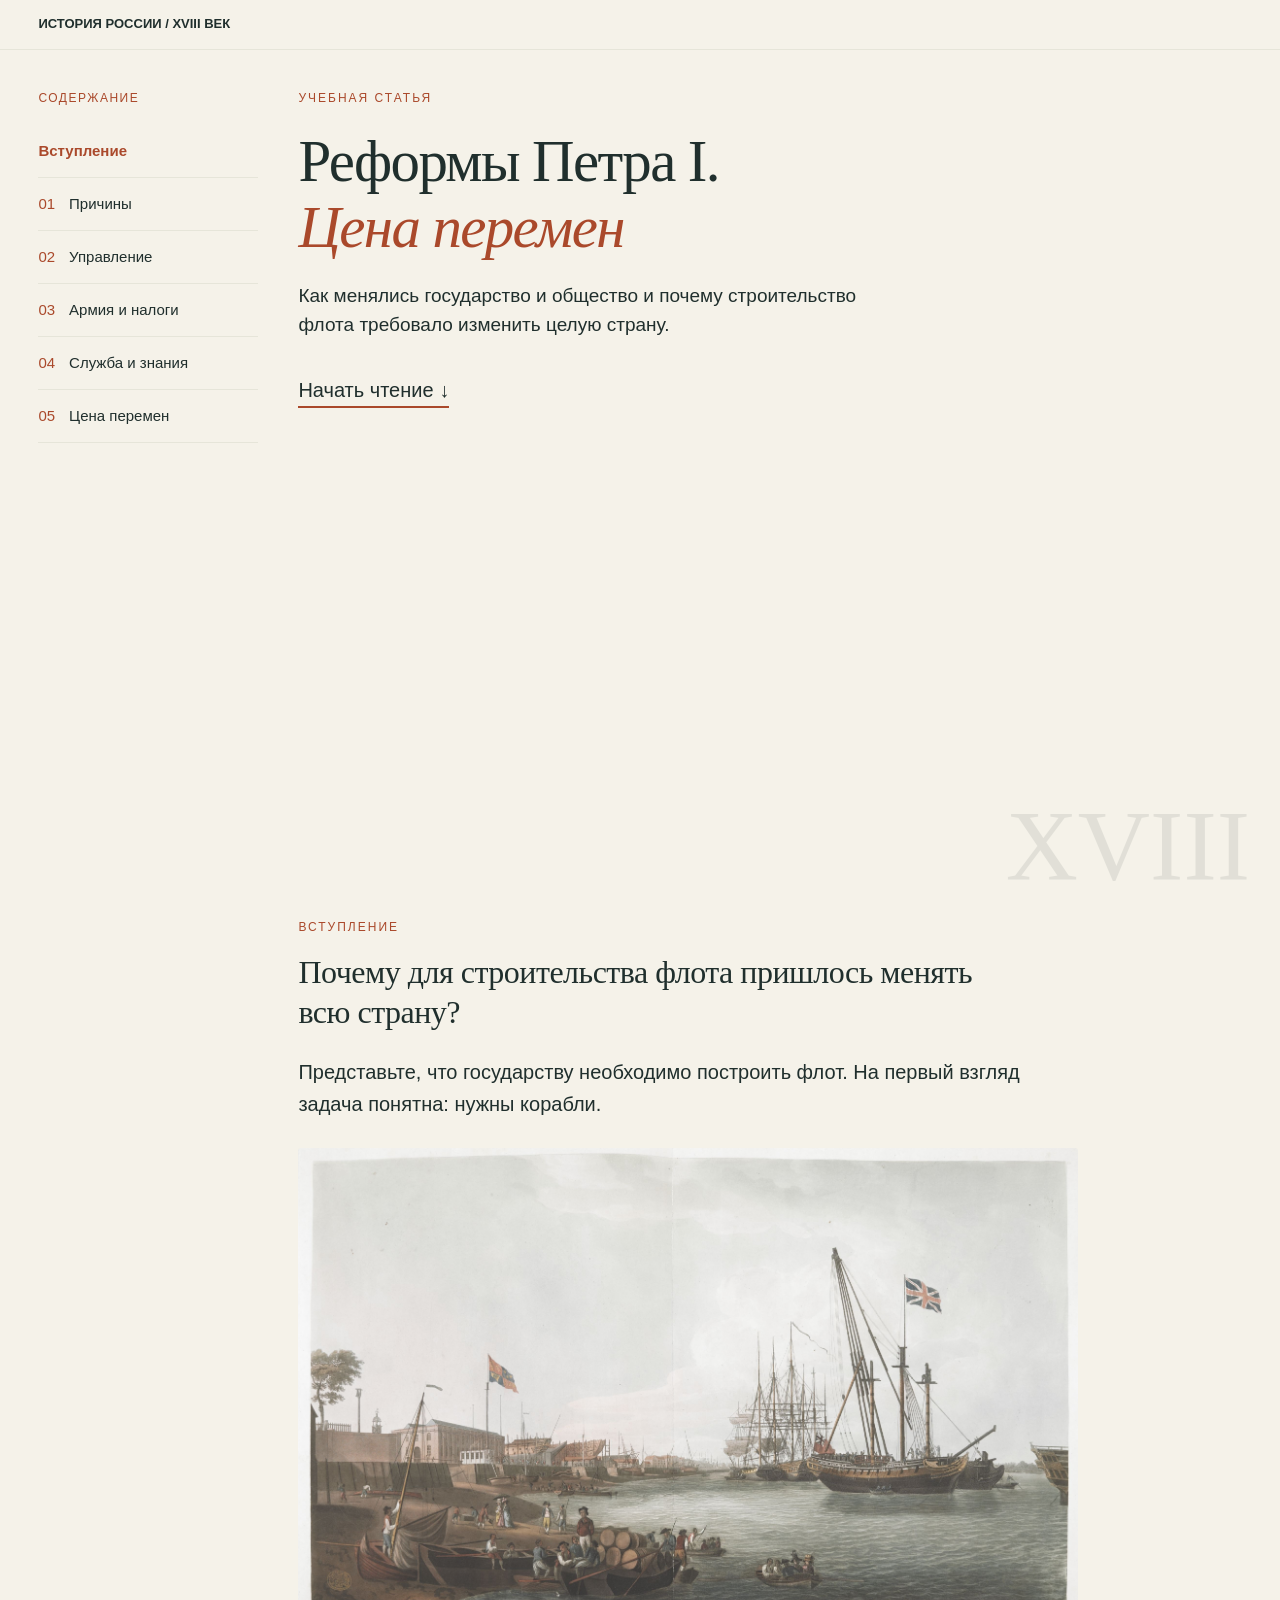
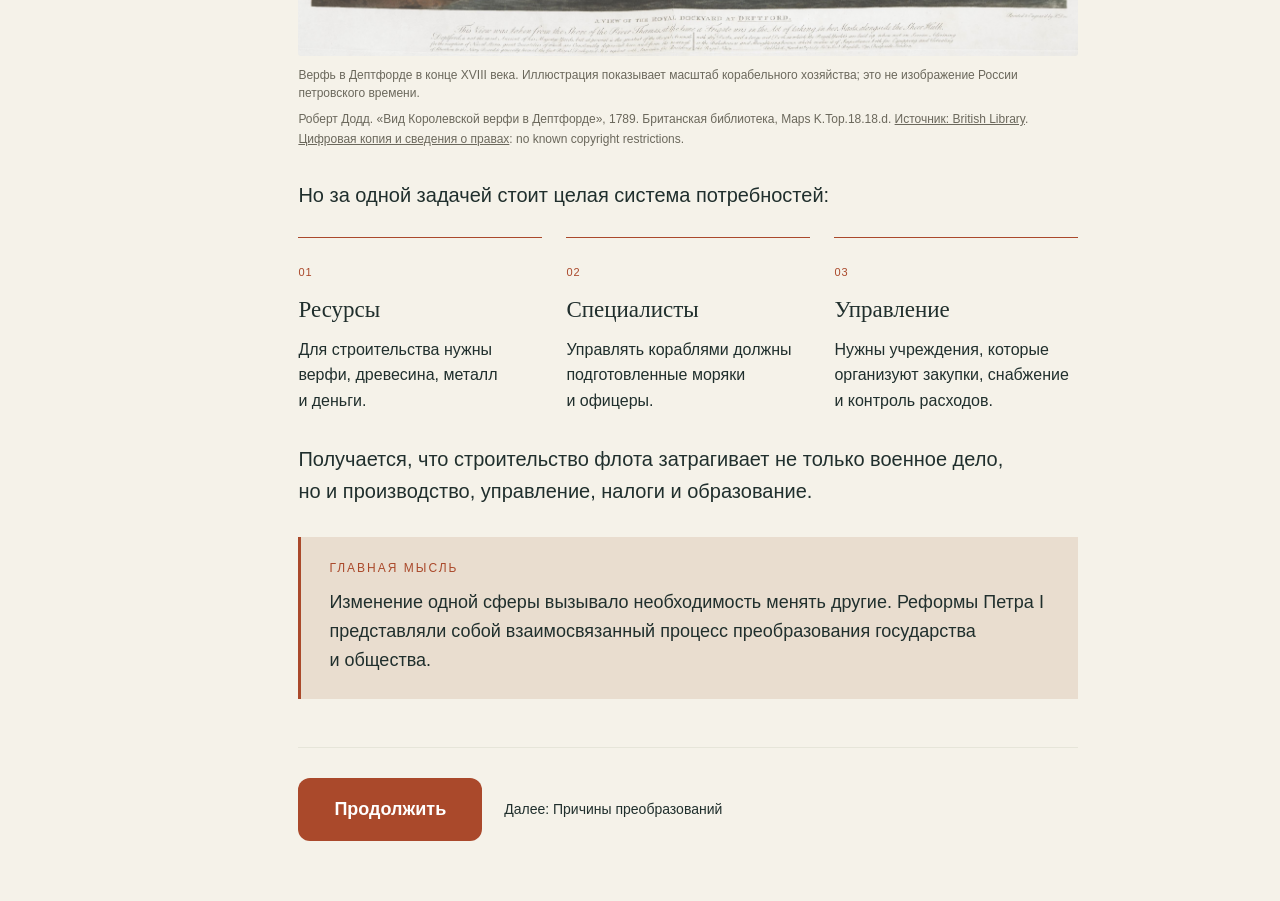
<file: index.html>
<!doctype html><html lang="ru"><meta charset="utf-8"><meta name="viewport" content="width=device-width,initial-scale=1"><title>Реформы Петра I — как менялись государство и общество</title><style>
*{box-sizing:border-box}html{scroll-behavior:smooth;scroll-padding-top:100px}body{--bg:#f5f2e9;--ink:#202f2d;--accent:#aa492b;--panel:#e6e5d9;--serif:Georgia,serif;margin:0;background:var(--bg);color:var(--ink);font:18px/1.8 Arial,sans-serif}body[data-theme="system"]{--bg:#f3f7fa;--ink:#19334b;--accent:#116f94;--panel:#e0edf2;--serif:Arial,sans-serif}body[data-theme="people"]{--bg:#172d2b;--ink:#edf0df;--accent:#f3bc79;--panel:#263e39;--serif:Georgia,serif}a{color:inherit}button,select{font:inherit;color:inherit;cursor:pointer}button{background:var(--ink);color:var(--bg);border:0;padding:12px 22px;border-radius:5px}button:hover{opacity:.85}a:focus-visible,button:focus-visible,summary:focus-visible,select:focus-visible{outline:3px solid var(--accent);outline-offset:4px}header{position:sticky;top:0;z-index:10;background:var(--bg);border-bottom:1px solid var(--panel);display:flex;justify-content:space-between;gap:20px;padding:14px 5%;font-size:13px;align-items:center}header select{background:var(--bg);border:1px solid var(--ink);padding:7px;max-width:220px}#progress{position:fixed;top:0;left:0;height:3px;background:var(--accent);z-index:20;width:0}.hero{max-width:1200px;margin:auto;padding:85px 7% 70px;position:relative}.eyebrow,.section-no{font:12px Arial;letter-spacing:2px;text-transform:uppercase;color:var(--accent)}h1{font:clamp(54px,7vw,100px)/1.04 var(--serif);letter-spacing:-3px;max-width:850px;margin:30px 0}h1 em{color:var(--accent);font-weight:normal}.dek{max-width:560px;font-size:22px;line-height:1.5}.hero .year{font:clamp(75px,16vw,180px)/1 var(--serif);opacity:.09;position:absolute;right:4%;bottom:30px;pointer-events:none}.start{display:inline-block;margin-top:24px;text-decoration:none;border-bottom:2px solid var(--accent)}.layout{max-width:1200px;margin:auto;display:grid;grid-template-columns:220px minmax(0,1fr);gap:60px;padding:0 40px}nav{position:sticky;top:105px;align-self:start;font-size:13px}nav a{display:block;padding:12px 0;text-decoration:none;border-bottom:1px solid var(--panel)}nav span{color:var(--accent);margin-right:12px}nav a:hover{color:var(--accent)}article{min-width:0;max-width:780px}.intro{border-top:1px solid var(--accent);padding-top:25px}.intro p:first-child{font-size:22px}section{padding-top:85px;margin-bottom:30px}h2{font:clamp(32px,4vw,49px)/1.16 var(--serif);letter-spacing:-1px;margin:20px 0 36px}h3{font:26px/1.3 var(--serif);margin:32px 0 16px}p{margin:0 0 23px}.prose{max-width:680px}.prose strong{font-weight:700}ul{padding-left:24px}.timeline,.compare{display:grid;grid-template-columns:repeat(3,1fr);background:var(--panel);margin:30px 0 40px;padding:28px;gap:24px;font-size:15px;line-height:1.5}.timeline b,.compare b{display:block;color:var(--accent);font:26px var(--serif);margin-bottom:12px}.compare{grid-template-columns:1fr 1fr}.compare h3{margin:0 0 12px}.compare p{margin:0}.flow{display:flex;flex-direction:column;align-items:center;gap:15px;padding:35px;background:var(--panel)}.flow span+span:before{content:'↓';display:block;text-align:center;color:var(--accent)}.caption{font-size:13px;margin-top:10px}.check{background:var(--panel);padding:30px;margin:40px 0}.check>span{font-size:11px;letter-spacing:2px;color:var(--accent)}.check p{margin-top:14px}summary{cursor:pointer;font-size:15px;text-decoration:underline;text-underline-offset:5px}details p{font-size:16px}.tax{padding:30px;background:var(--panel);margin-bottom:35px}.tax h3{margin-top:0}.houses{display:flex;gap:30px;font-size:30px;color:var(--accent);line-height:1.4;margin:25px 0}.tax small{font-size:12px}#taxResult{margin:20px 0}footer{padding:70px 0;font-size:14px;border-top:1px solid var(--panel);margin-top:50px}.finish{font:34px var(--serif)}@media(max-width:800px){header{padding:10px 5%;font-size:10px}header label{font-size:0}header select{font-size:12px}.hero{padding:60px 6%}.layout{display:block;padding:0 6%}nav{position:static;display:flex;overflow:auto;gap:18px;margin-bottom:35px}nav a{white-space:nowrap}h1{letter-spacing:-2px}.timeline{grid-template-columns:1fr}.compare{grid-template-columns:1fr}.hero .year{bottom:0}section{padding-top:55px}}@media(prefers-reduced-motion:reduce){html{scroll-behavior:auto}}

/* First-screen chapter navigation */
.hero{display:grid;grid-template-columns:minmax(0,1fr) 245px;gap:50px;align-items:center;padding:45px 40px 55px;min-height:0}
.hero-copy{position:relative;z-index:1}.hero h1{font-size:clamp(52px,6vw,78px);margin:22px 0;letter-spacing:-2px}.hero .dek{font-size:20px}.hero .start{margin-top:12px}.hero .year{font-size:130px;bottom:10px;right:35px}
.hero-nav{position:relative;top:auto;align-self:center;z-index:1;display:block;font-size:15px;margin:0;padding:22px 0;background:var(--bg)}.hero-nav .eyebrow{margin-bottom:18px;letter-spacing:1.5px}.hero-nav a{padding:14px 0;white-space:normal}.hero-nav span{margin-right:14px}
.layout{display:block;max-width:860px}.layout article{max-width:780px}
@media(max-width:800px){.hero{grid-template-columns:minmax(0,1fr) 210px;gap:24px;padding:30px 6%}.hero h1{font-size:48px}.hero .dek{font-size:17px}.hero-nav{font-size:13px}.hero .year{display:none}}
@media(max-width:560px){.hero{display:flex;flex-direction:column;align-items:stretch;gap:12px;padding-top:24px}.hero h1{font-size:42px;line-height:1.05;margin:14px 0}.hero .dek{font-size:16px;margin-bottom:10px}.hero .start{font-size:15px;margin:0}.hero-nav{width:100%;padding:12px 0;display:grid;grid-template-columns:1fr 1fr;gap:0 18px}.hero-nav .eyebrow{grid-column:1/-1;margin-bottom:6px;font-size:10px}.hero-nav a{padding:8px 0;font-size:12px}.hero-nav span{margin-right:7px}}

/* Compact opening with navigation on the left */
.hero{grid-template-columns:245px minmax(0,1fr);gap:55px;padding-top:40px;padding-bottom:45px}
.hero h1{font-size:clamp(42px,4.6vw,62px);line-height:1.12;letter-spacing:-1.6px;max-width:690px;margin:22px 0}
.hero .dek{max-width:610px;font-size:19px}.hero .year{font-size:100px;bottom:4px;right:30px}
.reform-scheme{margin:28px 0 36px;max-width:680px}.scheme-node{background:var(--panel);padding:22px 26px;border:1px solid color-mix(in srgb,var(--accent) 30%,transparent);text-align:center;border-radius:3px}.scheme-label{display:block;color:var(--accent);font-size:11px;letter-spacing:1.3px;text-transform:uppercase;margin-bottom:9px}.scheme-node strong{font-size:19px;line-height:1.5;display:block}.scheme-arrow{text-align:center;color:var(--accent);font-size:30px;line-height:1.4;padding:5px}.scheme-results{display:grid;grid-template-columns:1fr 1fr;gap:18px}.scheme-results .scheme-node{padding:22px 16px}
@media(max-width:800px){.hero{grid-template-columns:190px minmax(0,1fr);gap:28px}.hero h1{font-size:42px}.hero .dek{font-size:17px}}
@media(max-width:560px){.hero{display:flex;gap:16px}.hero-copy{order:0}.hero-nav{order:1}.hero h1{font-size:37px;letter-spacing:-1px;margin:14px 0}.hero .dek{font-size:16px}.scheme-results{grid-template-columns:1fr}.scheme-node strong{font-size:17px}.scheme-node{padding:20px}}

/* Shared alignment guides for header, opening and article */
body{--page-gutter:clamp(24px,3vw,64px);--reading-left:max(calc(var(--page-gutter) + 260px),calc((100vw - 780px)/2))}
header{padding-left:var(--page-gutter);padding-right:var(--page-gutter)}
.hero{max-width:none;margin:0;padding-left:var(--page-gutter);padding-right:var(--page-gutter);grid-template-columns:calc(var(--reading-left) - var(--page-gutter) - 40px) minmax(0,780px);column-gap:40px;align-items:start}
.hero-nav{width:100%;max-width:245px;align-self:start;padding-top:0}
.hero-copy{min-width:0}.hero-copy>.eyebrow{line-height:1.4}.hero-nav>.eyebrow{line-height:1.4}
.layout{width:auto;max-width:780px;margin-left:var(--reading-left);margin-right:var(--page-gutter);padding-left:0;padding-right:0}
.layout article{width:100%;max-width:780px}
@media(max-width:900px){body{--reading-left:calc(var(--page-gutter) + 220px)}.hero{grid-template-columns:180px minmax(0,1fr)}.hero-nav{font-size:13px}.hero h1{font-size:40px}}
@media(max-width:650px){body{--reading-left:var(--page-gutter)}.hero{display:flex;flex-direction:column;padding-left:var(--page-gutter);padding-right:var(--page-gutter);gap:20px}.hero-copy{order:0}.hero-nav{order:1;max-width:none;display:grid;grid-template-columns:1fr 1fr;gap:0 18px}.hero-nav .eyebrow{grid-column:1/-1}.hero-nav a{padding:8px 0;font-size:12px}.layout{margin-left:var(--page-gutter);margin-right:var(--page-gutter)}.hero h1{font-size:37px}}

/* Side-by-side tax explanation, placed after the definition */
.tax-explainer{margin:32px 0 36px;padding:28px;background:var(--panel)}.tax-explainer>h3{margin-top:0}.tax-explainer>p{font-size:16px;line-height:1.7}.tax-comparison{display:grid;grid-template-columns:1fr 1fr;gap:18px}.tax-panel{padding:22px 18px;background:var(--bg);min-width:0}.tax-panel h4{font:25px/1.2 var(--serif);margin:12px 0 24px}.tax-panel p{font-size:15px;line-height:1.6;margin-bottom:0}.yard-pair{display:flex;gap:12px;align-items:stretch;min-height:100px}.yard{flex:1;display:flex;flex-direction:column;justify-content:space-between;align-items:center;text-align:center;gap:12px;font-size:11px;line-height:1.4}.house-icon{color:var(--accent);font-size:42px;line-height:1}.people-icons{color:var(--accent);font-size:16px;line-height:1.5;max-width:75px}.tax-panel .tax-total{font-size:19px;margin:24px 0 12px;padding-top:14px;border-top:1px solid var(--panel)}.tax-total strong{display:block;font-size:26px;color:var(--accent)}.tax-explainer figcaption{font-size:14px;line-height:1.7;margin-top:24px}@media(max-width:650px){.tax-explainer{padding:20px}.tax-comparison{grid-template-columns:1fr}.yard-pair{min-height:80px}}

.people-icons{display:flex;justify-content:center;align-items:center;gap:3px;max-width:none;min-height:48px;flex-wrap:nowrap}.person-icon{display:block;width:16px;height:36px;fill:currentColor;flex:0 0 16px}

.activity{margin:48px 0;padding:30px;background:var(--panel);border-top:3px solid var(--accent)}.activity h3{margin:16px 0 20px}.activity p{font-size:16px;line-height:1.7}.activity fieldset{border:0;margin:24px 0;padding:0;min-width:0}.activity legend{font-size:15px;font-weight:bold;margin-bottom:12px}.choice-row{display:grid;grid-template-columns:repeat(3,minmax(0,1fr));gap:10px}.choice{display:flex;align-items:flex-start;gap:8px;background:var(--bg);padding:15px 12px;border:2px solid transparent;cursor:pointer;font-size:14px;line-height:1.5}.choice input{margin:4px 0;flex-shrink:0;accent-color:var(--accent)}.choice:has(input:checked){border-color:var(--accent)}.choice:has(input:focus-visible){outline:3px solid var(--ink);outline-offset:3px}.activity-actions{display:flex;gap:12px;flex-wrap:wrap}.activity button{font-size:15px}.activity .secondary{background:transparent;color:var(--ink);border:1px solid var(--ink)}.feedback:not(:empty){padding:18px 0;font-size:16px}.feedback a{display:block;margin-top:8px}.activity-count{font-weight:bold;margin-top:20px}.activity details{margin-top:22px}.activity details p{margin-top:15px}.activity select{width:100%;padding:12px;background:var(--bg);border:1px solid var(--ink);font-size:17px}.reform-label,.reflection-label{display:block;font-weight:bold;margin:24px 0 12px;font-size:16px}.side-row{display:flex;gap:12px;flex-wrap:wrap}.side-row label{padding:10px;background:var(--bg);font-size:14px;cursor:pointer}.side-row input{accent-color:var(--accent);margin-right:8px}.view-panel{background:var(--bg);padding:22px}.view-panel h4{font:24px var(--serif);margin:0 0 20px}.view-panel dt{color:var(--accent);font-size:12px;text-transform:uppercase;letter-spacing:1px}.view-panel dd{margin:6px 0 18px;font-size:16px;line-height:1.6}.activity textarea{width:100%;box-sizing:border-box;padding:14px;font:16px/1.6 Arial,sans-serif;background:var(--bg);color:var(--ink);border:1px solid var(--ink);resize:vertical}.activity .input-note{font-size:13px}.activity input:focus-visible,.activity textarea:focus-visible{outline:3px solid var(--accent);outline-offset:3px}@media(max-width:650px){.activity{padding:20px}.choice-row{grid-template-columns:1fr}.choice{padding:12px}.side-row{flex-direction:column}}

.answer-pair{display:grid;grid-template-columns:1fr 1fr;gap:18px;align-items:start}.answer-label{display:block;font-size:15px;font-weight:bold;margin-bottom:10px}.answer-pair textarea{min-height:180px}@media(max-width:650px){.answer-pair{grid-template-columns:1fr}}

.government-change{margin:30px 0 40px}.government-table table{width:100%;border-collapse:collapse;table-layout:fixed;font-size:16px;line-height:1.65}.government-table th{text-align:left;vertical-align:top;background:var(--panel);padding:20px 22px;font:28px/1.2 var(--serif);width:50%}.government-table th span{display:block;font:14px/1.5 Arial,sans-serif;margin-top:8px;color:var(--accent)}.government-table td{vertical-align:top;padding:20px 22px;border-bottom:1px solid var(--panel)}.government-table th+th,.government-table td+td{border-left:1px solid var(--panel)}.government-table td strong{display:block;font-size:13px;color:var(--accent);margin-bottom:8px}.government-change figcaption{background:var(--panel);padding:20px 22px;margin-top:20px;font-size:16px;line-height:1.7}@media(max-width:560px){.government-table th{padding:14px 10px;font-size:25px}.government-table td{padding:16px 10px;font-size:14px}.government-table th span{font-size:12px}.government-change figcaption{padding:18px;font-size:15px}}

/* Persistent contents and a single width for prose and visual blocks */
body{--header-height:57px}
.prose,.reform-scheme{width:100%;max-width:100%}
.hero .hero-nav{position:fixed;left:var(--page-gutter);top:calc(var(--header-height) + 40px);width:calc(var(--reading-left) - var(--page-gutter) - 40px);max-width:245px;max-height:calc(100dvh - var(--header-height) - 65px);overflow-y:auto;padding:0;margin:0;z-index:9;display:block;background:var(--bg)}
.hero-copy{grid-column:2}.contents-toggle{display:none}.hero-nav a[aria-current="location"]{color:var(--accent);font-weight:bold}.hero-nav .contents-title{margin-bottom:18px}
@media(max-width:650px){.hero .hero-nav{top:var(--header-height);left:0;width:100%;max-width:none;max-height:calc(100dvh - var(--header-height));padding:10px var(--page-gutter);border-bottom:1px solid var(--panel);overflow-y:auto}.contents-title{display:none}.contents-toggle{display:flex;justify-content:space-between;align-items:center;width:100%;padding:8px 0;background:var(--bg);color:var(--ink);font-size:14px;border-radius:0}.hero-nav #contents-links{display:none}.hero-nav.menu-open #contents-links{display:block;padding:5px 0 12px}.hero .hero-nav a{font-size:14px;padding:12px 0}.hero{padding-top:90px}.hero-copy{order:0}html{scroll-padding-top:calc(var(--header-height) + 80px)}}

/* One connector for each outcome */
.scheme-results{padding-top:56px}.scheme-results>.scheme-node{position:relative}.scheme-results>.scheme-node::before{content:'↓';position:absolute;left:50%;top:-54px;transform:translateX(-50%);color:var(--accent);font-size:30px;line-height:44px;font-weight:normal}
@media(max-width:560px){.scheme-results{row-gap:56px}}

.page-next{display:flex;align-items:center;gap:22px;flex-wrap:wrap;margin:48px 0 60px;padding-top:30px;border-top:1px solid var(--panel)}.continue-button{display:inline-block;padding:17px 36px;background:var(--accent);color:#fff;text-decoration:none;border-radius:12px;font-size:18px;font-weight:bold}.continue-button:hover{filter:brightness(.92)}.next-label{font-size:14px;line-height:1.6}.chapter-page .hero{display:block;padding:0;margin:0;min-height:0}.chapter-page article>section{padding-top:40px;margin-bottom:0}.hero-nav a[aria-current="page"]{color:var(--accent);font-weight:bold}.chapter-counter{font-size:13px;color:var(--accent);margin-bottom:20px}.back-to-intro{display:block;font-size:12px;margin-top:22px}@media(max-width:650px){.chapter-page article>section{padding-top:100px}.page-next{gap:16px}.continue-button{padding:15px 30px}}

.intro p,.intro p:first-child{font-size:18px;line-height:1.8;font-weight:400}

/* Introduction as a short visual story */
body:not(.chapter-page)>.hero{min-height:calc(100svh - var(--header-height));align-items:center;padding-top:45px;padding-bottom:70px}
.story-intro{border-top:0;padding-top:50px;scroll-margin-top:calc(var(--header-height) + 25px)}
.story-intro h2{font:32px/1.25 var(--serif);letter-spacing:-.5px;margin:18px 0 24px;max-width:720px}
.story-intro p,.story-intro p:first-child{font-size:18px;line-height:1.6;margin-bottom:22px;font-weight:400}
.shipyard-figure{margin:28px 0 30px}.shipyard-figure img{display:block;width:100%;height:auto;border-radius:3px}.shipyard-figure figcaption{font-size:12px;line-height:1.5;margin-top:10px;color:#6b685c}
.fleet-needs{display:grid;grid-template-columns:repeat(3,minmax(0,1fr));gap:24px;margin:26px 0 30px}.fleet-needs>div{border-top:1px solid var(--accent);padding-top:15px}.need-number{font-size:11px;letter-spacing:1px;color:var(--accent)}.fleet-needs h3{font:23px/1.3 var(--serif);margin:10px 0 12px}.fleet-needs p{font-size:16px;line-height:1.6;margin:0}
.intro-insight{padding:24px 28px;border-left:3px solid var(--accent);background:#e9ddcf;margin-top:30px}.intro-insight .eyebrow{margin-bottom:13px}.intro-insight p{margin:0;font-size:18px}
@media(max-width:650px){body:not(.chapter-page)>.hero{min-height:calc(100svh - var(--header-height));justify-content:center;padding-top:100px;padding-bottom:50px}.story-intro{padding-top:30px}.story-intro h2{font-size:28px}.story-intro p{font-size:17px}.fleet-needs{grid-template-columns:1fr;gap:18px}.fleet-needs h3{font-size:23px}.fleet-needs p{font-size:16px}.intro-insight{padding:20px}.intro-insight p{font-size:17px}}
</style><link rel="stylesheet" href="assets/improvements.css"><body data-theme="journal"><div id="progress"></div><header><b>ИСТОРИЯ РОССИИ / XVIII ВЕК</b></header><div class="hero"><nav class="hero-nav" aria-label="Содержание"><div class="eyebrow contents-title">Содержание</div><button class="contents-toggle" type="button" aria-expanded="false" aria-controls="contents-links">Содержание <span aria-hidden="true">☰</span></button><div id="contents-links"><a href="index.html" aria-current="page">Вступление</a><a href="chapter-1.html"><span>01</span>Причины</a><a href="chapter-2.html"><span>02</span>Управление</a><a href="chapter-3.html"><span>03</span>Армия и налоги</a><a href="chapter-4.html"><span>04</span>Служба и знания</a><a href="chapter-5.html"><span>05</span>Цена перемен</a></div></nav><div class="hero-copy"><div class="eyebrow">Учебная статья</div><h1>Реформы Петра I.<br/><em>Цена перемен</em></h1><p class="dek">Как менялись государство и общество и почему строительство флота требовало изменить целую страну.</p><a class="start" href="#intro">Начать чтение ↓</a></div><div class="year" aria-hidden="true">XVIII</div></div><div class="layout"><article><div class="intro story-intro" id="intro"><div class="eyebrow">Вступление</div><h2>Почему для строительства флота пришлось менять всю страну?</h2><p>Представьте, что государству необходимо построить флот. На первый взгляд задача понятна: нужны корабли.</p><figure class="shipyard-figure"><img src="assets/shipyard-deptford-1789.jpg" width="3210" height="2092" alt="Верфь в Дептфорде: корабли, корпуса на стапелях, рабочие и береговые сооружения."><figcaption>Верфь в Дептфорде в конце XVIII века. Иллюстрация показывает масштаб корабельного хозяйства; это не изображение России петровского времени.<span class="attribution">Роберт Додд. «Вид Королевской верфи в Дептфорде», 1789. Британская библиотека, Maps K.Top.18.18.d. <a href="https://www.flickr.com/photos/britishlibrary/50265499507/" target="_blank" rel="noopener noreferrer">Источник: British Library</a>. <a href="https://commons.wikimedia.org/wiki/File:A_View_of_the_Royal_Dockyard_at_Deptford,_1789.jpg" target="_blank" rel="noopener noreferrer">Цифровая копия и сведения о правах</a>: no known copyright restrictions.</span></figcaption></figure><p>Но за одной задачей стоит целая система потребностей:</p><div class="fleet-needs"><div><span class="need-number" aria-hidden="true">01</span><h3>Ресурсы</h3><p>Для строительства нужны верфи, древесина, металл и деньги.</p></div><div><span class="need-number" aria-hidden="true">02</span><h3>Специалисты</h3><p>Управлять кораблями должны подготовленные моряки и офицеры.</p></div><div><span class="need-number" aria-hidden="true">03</span><h3>Управление</h3><p>Нужны учреждения, которые организуют закупки, снабжение и контроль расходов.</p></div></div><p class="intermediate-insight">Получается, что строительство флота затрагивает не только военное дело, но и производство, управление, налоги и образование.</p><aside class="intro-insight"><div class="eyebrow">Главная мысль</div><p>Изменение одной сферы вызывало необходимость менять другие. Реформы Петра I представляли собой взаимосвязанный процесс преобразования государства и общества.</p></aside></div><div class="page-next"><a class="continue-button" href="chapter-1.html">Продолжить</a><span class="next-label">Далее: Причины преобразований</span></div></article></div><script>
function progress(){const d=document.documentElement;document.getElementById('progress').style.width=(d.scrollHeight>d.clientHeight?d.scrollTop/(d.scrollHeight-d.clientHeight)*100:100)+'%'}addEventListener('scroll',progress,{passive:true});addEventListener('resize',progress);progress();
const chains=[{"id": "schools", "need": "Нужны специалисты для флота", "reform": "Создание профессиональных школ", "result": "Подготовка кадров для морского дела", "why": "Кораблям нужны подготовленные моряки и офицеры. Профессиональные школы давали необходимые знания и навыки.", "hint": "Подумайте, какое преобразование помогает людям получить профессиональные знания.", "link": "s3"}, {"id": "tax", "need": "Нужны постоянные средства для армии", "reform": "Введение подушной подати", "result": "Новая основа налоговых поступлений и нагрузка на податное население", "why": "Подушная подать меняла принцип налогового учёта. Государство получало основу для сбора средств, а податное население несло финансовую нагрузку.", "hint": "Найдите преобразование, которое меняло сбор налогов. Его последствия затрагивали и казну, и податное население.", "link": "s2"}, {"id": "boards", "need": "Нужно распределить задачи управления", "reform": "Создание коллегий", "result": "Специализация государственных учреждений", "why": "Коллегии отвечали за отдельные направления. Это помогало распределять задачи, сохраняя подчинение монарху.", "hint": "Ищите учреждения, каждое из которых отвечало за своё направление работы.", "link": "s1"}], views=[{"title": "Подушная подать", "sides": [{"name": "Для государства", "task": "Обеспечить постоянные средства для содержания армии и государственных учреждений.", "change": "Вместо двора единицей налогового учёта стал учтённый мужчина податного населения.", "effect": "Расширение налоговой базы и возможность планировать поступления."}, {"name": "Для податного населения", "task": "Выполнять налоговые обязанности перед государством.", "change": "Налоговую обязанность определяли по числу учтённых мужчин, а не дворов.", "effect": "Дополнительная финансовая нагрузка."}], "answer": "Для государства подушная подать была способом обеспечить поступления, для податного населения — обязательным платежом. Оценки различаются, потому что стороны испытывали разные последствия одной реформы."}, {"title": "Табель о рангах", "sides": [{"name": "Для государства", "task": "Упорядочить государственную службу.", "change": "Введена система из 14 классов чинов военной, гражданской и придворной службы.", "effect": "Единая система чинов для организации службы."}, {"name": "Для дворянства и служащих", "task": "Определять своё положение и продвигаться по службе.", "change": "Служебное продвижение связывалось с достижением определённого чина.", "effect": "Возможности карьеры при сохранении обязанности государственной службы и сословных различий."}], "answer": "Государство получало систему организации службы, дворянство и служащие — правила карьеры, возможности и обязанности. Поэтому государственный результат и личные последствия не совпадают полностью."}, {"title": "Указ о единонаследии", "sides": [{"name": "Для государства", "task": "Ограничить дробление недвижимого имущества и побуждать дворян к службе.", "change": "Недвижимое имущество передавалось одному наследнику; различие между поместьями и вотчинами юридически устранялось.", "effect": "Сохранение имущества неделимым и усиление стимулов к службе."}, {"name": "Для дворянских семей", "task": "Обеспечить положение наследников.", "change": "Недвижимое имущество получал один наследник, а не все дети.", "effect": "Одни сохраняли имущество, другим приходилось искать иные способы обеспечения своего положения, в том числе через службу."}], "answer": "Государство стремилось сохранить имущество неделимым и стимулировать службу. В семье последствия различались даже между наследниками: один получал недвижимость, остальные искали другие способы обеспечить себя."}];const found=new Set();
if(document.getElementById('chain-form')){
const chainForm=document.getElementById('chain-form'),feedback=document.getElementById('chain-feedback');
function assessChain(need,reform,result){if(!need||!reform||!result)return {kind:'missing',message:'Выберите по одной карточке в каждом из трёх рядов.'};const d=chains.find(x=>x.id===need);if(need===reform&&need===result)return {kind:'correct',data:d};return {kind:'wrong',data:d,message:need===reform?'Потребность и преобразование связаны верно. Подумайте, к какому последствию ведёт выбранная реформа.':d.hint};}
chainForm.addEventListener('submit',e=>{e.preventDefault();const f=new FormData(chainForm);const r=assessChain(f.get('need'),f.get('reform'),f.get('result'));feedback.replaceChildren();if(r.kind==='correct'){const repeat=found.has(r.data.id);found.add(r.data.id);feedback.textContent=(repeat?'Эта цепочка уже найдена. ':'Верно! ')+r.data.why;document.getElementById('chain-score').textContent='Найдено цепочек: '+found.size+'/3'+(found.size===3?'. Все три цепочки найдены. Вы связали потребности, реформы и последствия. Можно продолжить чтение.':'');}else{feedback.textContent=r.message;if(r.data){const a=document.createElement('a');a.href='chapter-'+(Number(r.data.link.slice(1))+1)+'.html#'+r.data.link;a.textContent='Вернуться к объяснению в лекции';feedback.append(a);}}});
document.getElementById('chain-clear').addEventListener('click',()=>{chainForm.reset();feedback.textContent='Выбор очищен. Соберите другую цепочку; найденные ответы учтены.';chainForm.querySelector('input').focus();});
}
if(document.getElementById('reform-select')){
const reformSelect=document.getElementById('reform-select');
function renderView(){const d=views[Number(reformSelect.value)],side=Number(document.querySelector('input[name="side"]:checked').value),v=d.sides[side];d.sides.forEach((x,i)=>document.getElementById('side-name-'+i).textContent=x.name);const panel=document.getElementById('view-panel');panel.replaceChildren();const h=document.createElement('h4');h.textContent=v.name;panel.append(h);const dl=document.createElement('dl');[['Задача',v.task],['Изменение',v.change],['Последствие',v.effect]].forEach(([label,value])=>{const dt=document.createElement('dt'),dd=document.createElement('dd');dt.textContent=label;dd.textContent=value;dl.append(dt,dd)});panel.append(dl);document.getElementById('comparison-model').textContent=d.answer;document.getElementById('answer-other-label').textContent=d.sides[1].name;}
reformSelect.addEventListener('change',()=>{document.getElementById('comparison-example').open=false;renderView()});document.querySelectorAll('input[name="side"]').forEach(x=>x.addEventListener('change',renderView));renderView();

}
const contentsNav=document.querySelector('.hero-nav');
const contentsToggle=document.querySelector('.contents-toggle');
function closeContents(){contentsNav.classList.remove('menu-open');contentsToggle.setAttribute('aria-expanded','false')}
contentsToggle.addEventListener('click',()=>{const open=contentsToggle.getAttribute('aria-expanded')!=='true';contentsToggle.setAttribute('aria-expanded',String(open));contentsNav.classList.toggle('menu-open',open)});
contentsNav.addEventListener('keydown',e=>{if(e.key==='Escape'){closeContents();contentsToggle.focus()}});
contentsNav.querySelectorAll('a').forEach(a=>a.addEventListener('click',closeContents));
const pageHeader=document.querySelector('header');
function syncHeaderHeight(){document.body.style.setProperty('--header-height',pageHeader.getBoundingClientRect().height+'px')}
new ResizeObserver(syncHeaderHeight).observe(pageHeader);syncHeaderHeight();
</script><script src="assets/improvements.js"></script></body></html>
</file>
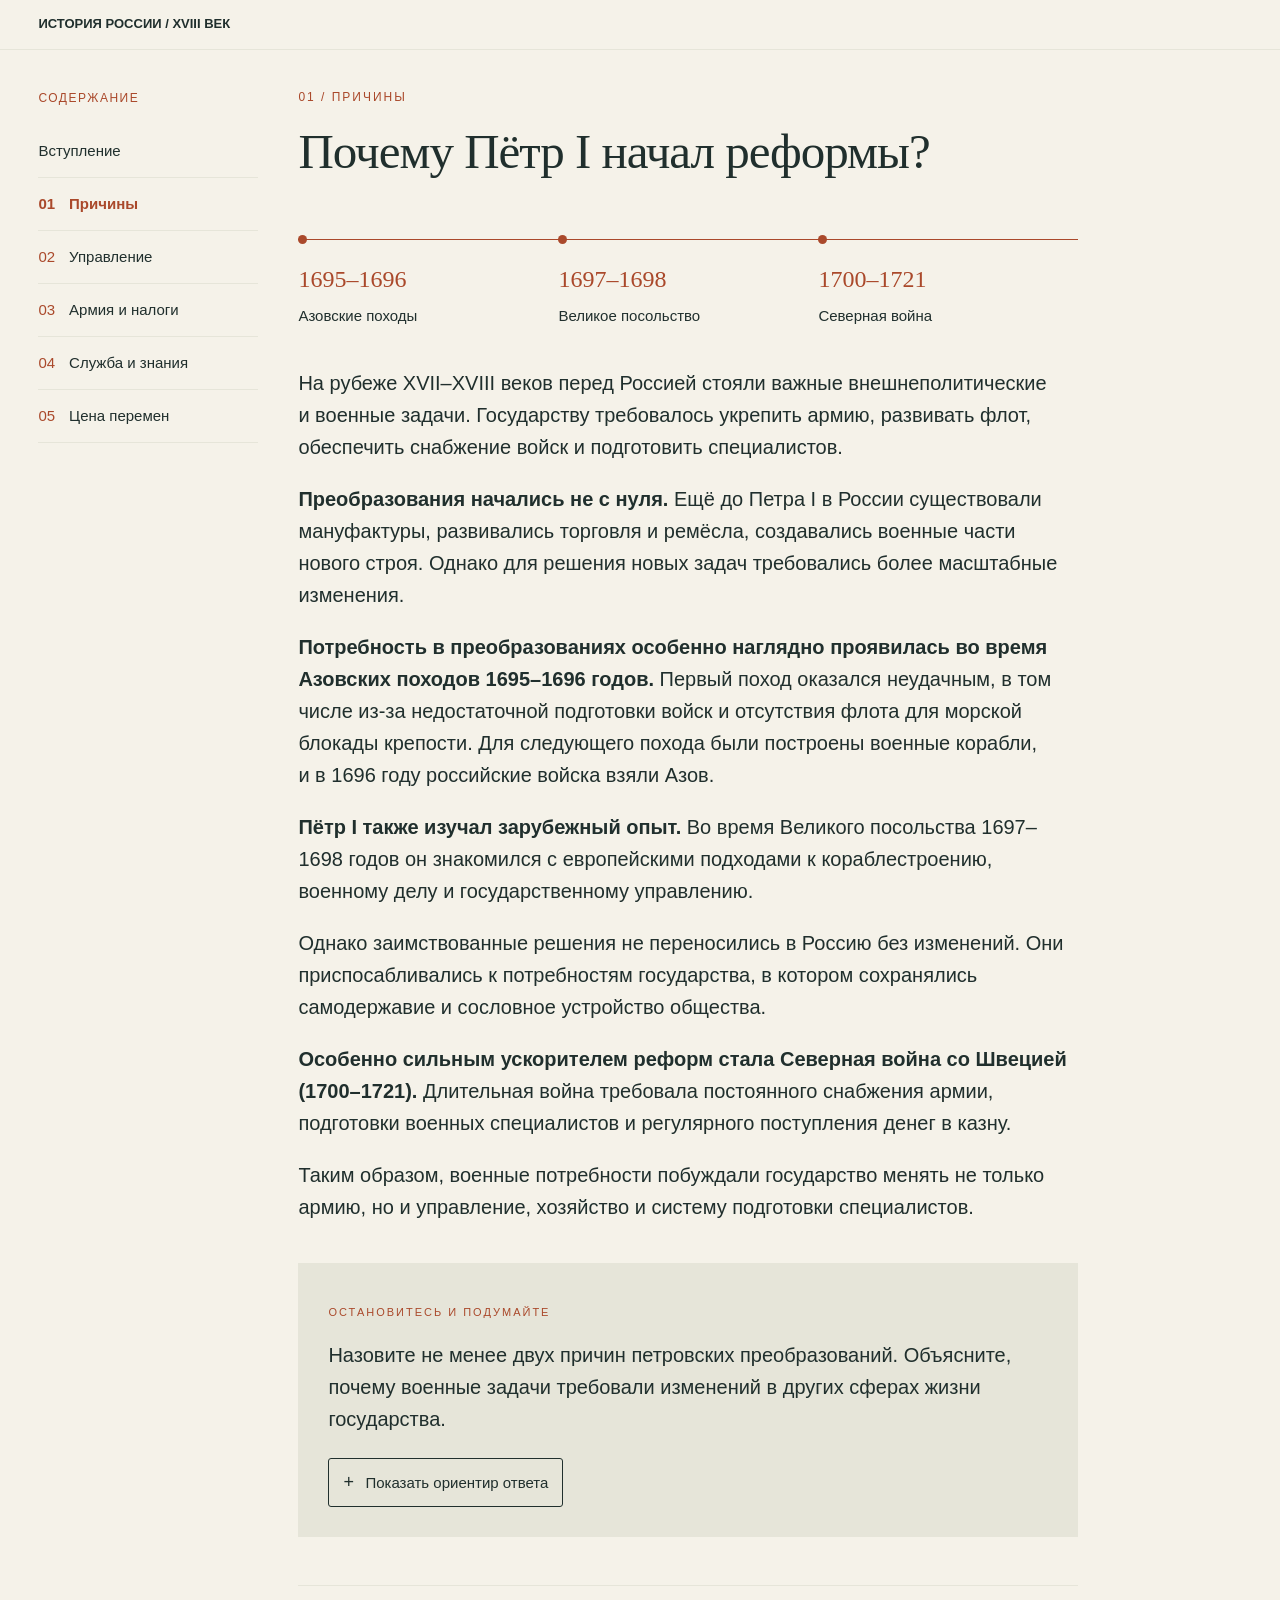
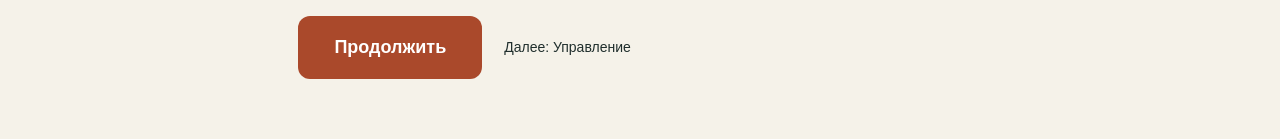
<file: chapter-1.html>
<!doctype html><html lang="ru"><meta charset="utf-8"><meta name="viewport" content="width=device-width,initial-scale=1"><title>Причины — Реформы Петра I</title><style>
*{box-sizing:border-box}html{scroll-behavior:smooth;scroll-padding-top:100px}body{--bg:#f5f2e9;--ink:#202f2d;--accent:#aa492b;--panel:#e6e5d9;--serif:Georgia,serif;margin:0;background:var(--bg);color:var(--ink);font:18px/1.8 Arial,sans-serif}body[data-theme="system"]{--bg:#f3f7fa;--ink:#19334b;--accent:#116f94;--panel:#e0edf2;--serif:Arial,sans-serif}body[data-theme="people"]{--bg:#172d2b;--ink:#edf0df;--accent:#f3bc79;--panel:#263e39;--serif:Georgia,serif}a{color:inherit}button,select{font:inherit;color:inherit;cursor:pointer}button{background:var(--ink);color:var(--bg);border:0;padding:12px 22px;border-radius:5px}button:hover{opacity:.85}a:focus-visible,button:focus-visible,summary:focus-visible,select:focus-visible{outline:3px solid var(--accent);outline-offset:4px}header{position:sticky;top:0;z-index:10;background:var(--bg);border-bottom:1px solid var(--panel);display:flex;justify-content:space-between;gap:20px;padding:14px 5%;font-size:13px;align-items:center}header select{background:var(--bg);border:1px solid var(--ink);padding:7px;max-width:220px}#progress{position:fixed;top:0;left:0;height:3px;background:var(--accent);z-index:20;width:0}.hero{max-width:1200px;margin:auto;padding:85px 7% 70px;position:relative}.eyebrow,.section-no{font:12px Arial;letter-spacing:2px;text-transform:uppercase;color:var(--accent)}h1{font:clamp(54px,7vw,100px)/1.04 var(--serif);letter-spacing:-3px;max-width:850px;margin:30px 0}h1 em{color:var(--accent);font-weight:normal}.dek{max-width:560px;font-size:22px;line-height:1.5}.hero .year{font:clamp(75px,16vw,180px)/1 var(--serif);opacity:.09;position:absolute;right:4%;bottom:30px;pointer-events:none}.start{display:inline-block;margin-top:24px;text-decoration:none;border-bottom:2px solid var(--accent)}.layout{max-width:1200px;margin:auto;display:grid;grid-template-columns:220px minmax(0,1fr);gap:60px;padding:0 40px}nav{position:sticky;top:105px;align-self:start;font-size:13px}nav a{display:block;padding:12px 0;text-decoration:none;border-bottom:1px solid var(--panel)}nav span{color:var(--accent);margin-right:12px}nav a:hover{color:var(--accent)}article{min-width:0;max-width:780px}.intro{border-top:1px solid var(--accent);padding-top:25px}.intro p:first-child{font-size:22px}section{padding-top:85px;margin-bottom:30px}h2{font:clamp(32px,4vw,49px)/1.16 var(--serif);letter-spacing:-1px;margin:20px 0 36px}h3{font:26px/1.3 var(--serif);margin:32px 0 16px}p{margin:0 0 23px}.prose{max-width:680px}.prose strong{font-weight:700}ul{padding-left:24px}.timeline,.compare{display:grid;grid-template-columns:repeat(3,1fr);background:var(--panel);margin:30px 0 40px;padding:28px;gap:24px;font-size:15px;line-height:1.5}.timeline b,.compare b{display:block;color:var(--accent);font:26px var(--serif);margin-bottom:12px}.compare{grid-template-columns:1fr 1fr}.compare h3{margin:0 0 12px}.compare p{margin:0}.flow{display:flex;flex-direction:column;align-items:center;gap:15px;padding:35px;background:var(--panel)}.flow span+span:before{content:'↓';display:block;text-align:center;color:var(--accent)}.caption{font-size:13px;margin-top:10px}.check{background:var(--panel);padding:30px;margin:40px 0}.check>span{font-size:11px;letter-spacing:2px;color:var(--accent)}.check p{margin-top:14px}summary{cursor:pointer;font-size:15px;text-decoration:underline;text-underline-offset:5px}details p{font-size:16px}.tax{padding:30px;background:var(--panel);margin-bottom:35px}.tax h3{margin-top:0}.houses{display:flex;gap:30px;font-size:30px;color:var(--accent);line-height:1.4;margin:25px 0}.tax small{font-size:12px}#taxResult{margin:20px 0}footer{padding:70px 0;font-size:14px;border-top:1px solid var(--panel);margin-top:50px}.finish{font:34px var(--serif)}@media(max-width:800px){header{padding:10px 5%;font-size:10px}header label{font-size:0}header select{font-size:12px}.hero{padding:60px 6%}.layout{display:block;padding:0 6%}nav{position:static;display:flex;overflow:auto;gap:18px;margin-bottom:35px}nav a{white-space:nowrap}h1{letter-spacing:-2px}.timeline{grid-template-columns:1fr}.compare{grid-template-columns:1fr}.hero .year{bottom:0}section{padding-top:55px}}@media(prefers-reduced-motion:reduce){html{scroll-behavior:auto}}

/* First-screen chapter navigation */
.hero{display:grid;grid-template-columns:minmax(0,1fr) 245px;gap:50px;align-items:center;padding:45px 40px 55px;min-height:0}
.hero-copy{position:relative;z-index:1}.hero h1{font-size:clamp(52px,6vw,78px);margin:22px 0;letter-spacing:-2px}.hero .dek{font-size:20px}.hero .start{margin-top:12px}.hero .year{font-size:130px;bottom:10px;right:35px}
.hero-nav{position:relative;top:auto;align-self:center;z-index:1;display:block;font-size:15px;margin:0;padding:22px 0;background:var(--bg)}.hero-nav .eyebrow{margin-bottom:18px;letter-spacing:1.5px}.hero-nav a{padding:14px 0;white-space:normal}.hero-nav span{margin-right:14px}
.layout{display:block;max-width:860px}.layout article{max-width:780px}
@media(max-width:800px){.hero{grid-template-columns:minmax(0,1fr) 210px;gap:24px;padding:30px 6%}.hero h1{font-size:48px}.hero .dek{font-size:17px}.hero-nav{font-size:13px}.hero .year{display:none}}
@media(max-width:560px){.hero{display:flex;flex-direction:column;align-items:stretch;gap:12px;padding-top:24px}.hero h1{font-size:42px;line-height:1.05;margin:14px 0}.hero .dek{font-size:16px;margin-bottom:10px}.hero .start{font-size:15px;margin:0}.hero-nav{width:100%;padding:12px 0;display:grid;grid-template-columns:1fr 1fr;gap:0 18px}.hero-nav .eyebrow{grid-column:1/-1;margin-bottom:6px;font-size:10px}.hero-nav a{padding:8px 0;font-size:12px}.hero-nav span{margin-right:7px}}

/* Compact opening with navigation on the left */
.hero{grid-template-columns:245px minmax(0,1fr);gap:55px;padding-top:40px;padding-bottom:45px}
.hero h1{font-size:clamp(42px,4.6vw,62px);line-height:1.12;letter-spacing:-1.6px;max-width:690px;margin:22px 0}
.hero .dek{max-width:610px;font-size:19px}.hero .year{font-size:100px;bottom:4px;right:30px}
.reform-scheme{margin:28px 0 36px;max-width:680px}.scheme-node{background:var(--panel);padding:22px 26px;border:1px solid color-mix(in srgb,var(--accent) 30%,transparent);text-align:center;border-radius:3px}.scheme-label{display:block;color:var(--accent);font-size:11px;letter-spacing:1.3px;text-transform:uppercase;margin-bottom:9px}.scheme-node strong{font-size:19px;line-height:1.5;display:block}.scheme-arrow{text-align:center;color:var(--accent);font-size:30px;line-height:1.4;padding:5px}.scheme-results{display:grid;grid-template-columns:1fr 1fr;gap:18px}.scheme-results .scheme-node{padding:22px 16px}
@media(max-width:800px){.hero{grid-template-columns:190px minmax(0,1fr);gap:28px}.hero h1{font-size:42px}.hero .dek{font-size:17px}}
@media(max-width:560px){.hero{display:flex;gap:16px}.hero-copy{order:0}.hero-nav{order:1}.hero h1{font-size:37px;letter-spacing:-1px;margin:14px 0}.hero .dek{font-size:16px}.scheme-results{grid-template-columns:1fr}.scheme-node strong{font-size:17px}.scheme-node{padding:20px}}

/* Shared alignment guides for header, opening and article */
body{--page-gutter:clamp(24px,3vw,64px);--reading-left:max(calc(var(--page-gutter) + 260px),calc((100vw - 780px)/2))}
header{padding-left:var(--page-gutter);padding-right:var(--page-gutter)}
.hero{max-width:none;margin:0;padding-left:var(--page-gutter);padding-right:var(--page-gutter);grid-template-columns:calc(var(--reading-left) - var(--page-gutter) - 40px) minmax(0,780px);column-gap:40px;align-items:start}
.hero-nav{width:100%;max-width:245px;align-self:start;padding-top:0}
.hero-copy{min-width:0}.hero-copy>.eyebrow{line-height:1.4}.hero-nav>.eyebrow{line-height:1.4}
.layout{width:auto;max-width:780px;margin-left:var(--reading-left);margin-right:var(--page-gutter);padding-left:0;padding-right:0}
.layout article{width:100%;max-width:780px}
@media(max-width:900px){body{--reading-left:calc(var(--page-gutter) + 220px)}.hero{grid-template-columns:180px minmax(0,1fr)}.hero-nav{font-size:13px}.hero h1{font-size:40px}}
@media(max-width:650px){body{--reading-left:var(--page-gutter)}.hero{display:flex;flex-direction:column;padding-left:var(--page-gutter);padding-right:var(--page-gutter);gap:20px}.hero-copy{order:0}.hero-nav{order:1;max-width:none;display:grid;grid-template-columns:1fr 1fr;gap:0 18px}.hero-nav .eyebrow{grid-column:1/-1}.hero-nav a{padding:8px 0;font-size:12px}.layout{margin-left:var(--page-gutter);margin-right:var(--page-gutter)}.hero h1{font-size:37px}}

/* Side-by-side tax explanation, placed after the definition */
.tax-explainer{margin:32px 0 36px;padding:28px;background:var(--panel)}.tax-explainer>h3{margin-top:0}.tax-explainer>p{font-size:16px;line-height:1.7}.tax-comparison{display:grid;grid-template-columns:1fr 1fr;gap:18px}.tax-panel{padding:22px 18px;background:var(--bg);min-width:0}.tax-panel h4{font:25px/1.2 var(--serif);margin:12px 0 24px}.tax-panel p{font-size:15px;line-height:1.6;margin-bottom:0}.yard-pair{display:flex;gap:12px;align-items:stretch;min-height:100px}.yard{flex:1;display:flex;flex-direction:column;justify-content:space-between;align-items:center;text-align:center;gap:12px;font-size:11px;line-height:1.4}.house-icon{color:var(--accent);font-size:42px;line-height:1}.people-icons{color:var(--accent);font-size:16px;line-height:1.5;max-width:75px}.tax-panel .tax-total{font-size:19px;margin:24px 0 12px;padding-top:14px;border-top:1px solid var(--panel)}.tax-total strong{display:block;font-size:26px;color:var(--accent)}.tax-explainer figcaption{font-size:14px;line-height:1.7;margin-top:24px}@media(max-width:650px){.tax-explainer{padding:20px}.tax-comparison{grid-template-columns:1fr}.yard-pair{min-height:80px}}

.people-icons{display:flex;justify-content:center;align-items:center;gap:3px;max-width:none;min-height:48px;flex-wrap:nowrap}.person-icon{display:block;width:16px;height:36px;fill:currentColor;flex:0 0 16px}

.activity{margin:48px 0;padding:30px;background:var(--panel);border-top:3px solid var(--accent)}.activity h3{margin:16px 0 20px}.activity p{font-size:16px;line-height:1.7}.activity fieldset{border:0;margin:24px 0;padding:0;min-width:0}.activity legend{font-size:15px;font-weight:bold;margin-bottom:12px}.choice-row{display:grid;grid-template-columns:repeat(3,minmax(0,1fr));gap:10px}.choice{display:flex;align-items:flex-start;gap:8px;background:var(--bg);padding:15px 12px;border:2px solid transparent;cursor:pointer;font-size:14px;line-height:1.5}.choice input{margin:4px 0;flex-shrink:0;accent-color:var(--accent)}.choice:has(input:checked){border-color:var(--accent)}.choice:has(input:focus-visible){outline:3px solid var(--ink);outline-offset:3px}.activity-actions{display:flex;gap:12px;flex-wrap:wrap}.activity button{font-size:15px}.activity .secondary{background:transparent;color:var(--ink);border:1px solid var(--ink)}.feedback:not(:empty){padding:18px 0;font-size:16px}.feedback a{display:block;margin-top:8px}.activity-count{font-weight:bold;margin-top:20px}.activity details{margin-top:22px}.activity details p{margin-top:15px}.activity select{width:100%;padding:12px;background:var(--bg);border:1px solid var(--ink);font-size:17px}.reform-label,.reflection-label{display:block;font-weight:bold;margin:24px 0 12px;font-size:16px}.side-row{display:flex;gap:12px;flex-wrap:wrap}.side-row label{padding:10px;background:var(--bg);font-size:14px;cursor:pointer}.side-row input{accent-color:var(--accent);margin-right:8px}.view-panel{background:var(--bg);padding:22px}.view-panel h4{font:24px var(--serif);margin:0 0 20px}.view-panel dt{color:var(--accent);font-size:12px;text-transform:uppercase;letter-spacing:1px}.view-panel dd{margin:6px 0 18px;font-size:16px;line-height:1.6}.activity textarea{width:100%;box-sizing:border-box;padding:14px;font:16px/1.6 Arial,sans-serif;background:var(--bg);color:var(--ink);border:1px solid var(--ink);resize:vertical}.activity .input-note{font-size:13px}.activity input:focus-visible,.activity textarea:focus-visible{outline:3px solid var(--accent);outline-offset:3px}@media(max-width:650px){.activity{padding:20px}.choice-row{grid-template-columns:1fr}.choice{padding:12px}.side-row{flex-direction:column}}

.answer-pair{display:grid;grid-template-columns:1fr 1fr;gap:18px;align-items:start}.answer-label{display:block;font-size:15px;font-weight:bold;margin-bottom:10px}.answer-pair textarea{min-height:180px}@media(max-width:650px){.answer-pair{grid-template-columns:1fr}}

.government-change{margin:30px 0 40px}.government-table table{width:100%;border-collapse:collapse;table-layout:fixed;font-size:16px;line-height:1.65}.government-table th{text-align:left;vertical-align:top;background:var(--panel);padding:20px 22px;font:28px/1.2 var(--serif);width:50%}.government-table th span{display:block;font:14px/1.5 Arial,sans-serif;margin-top:8px;color:var(--accent)}.government-table td{vertical-align:top;padding:20px 22px;border-bottom:1px solid var(--panel)}.government-table th+th,.government-table td+td{border-left:1px solid var(--panel)}.government-table td strong{display:block;font-size:13px;color:var(--accent);margin-bottom:8px}.government-change figcaption{background:var(--panel);padding:20px 22px;margin-top:20px;font-size:16px;line-height:1.7}@media(max-width:560px){.government-table th{padding:14px 10px;font-size:25px}.government-table td{padding:16px 10px;font-size:14px}.government-table th span{font-size:12px}.government-change figcaption{padding:18px;font-size:15px}}

/* Persistent contents and a single width for prose and visual blocks */
body{--header-height:57px}
.prose,.reform-scheme{width:100%;max-width:100%}
.hero .hero-nav{position:fixed;left:var(--page-gutter);top:calc(var(--header-height) + 40px);width:calc(var(--reading-left) - var(--page-gutter) - 40px);max-width:245px;max-height:calc(100dvh - var(--header-height) - 65px);overflow-y:auto;padding:0;margin:0;z-index:9;display:block;background:var(--bg)}
.hero-copy{grid-column:2}.contents-toggle{display:none}.hero-nav a[aria-current="location"]{color:var(--accent);font-weight:bold}.hero-nav .contents-title{margin-bottom:18px}
@media(max-width:650px){.hero .hero-nav{top:var(--header-height);left:0;width:100%;max-width:none;max-height:calc(100dvh - var(--header-height));padding:10px var(--page-gutter);border-bottom:1px solid var(--panel);overflow-y:auto}.contents-title{display:none}.contents-toggle{display:flex;justify-content:space-between;align-items:center;width:100%;padding:8px 0;background:var(--bg);color:var(--ink);font-size:14px;border-radius:0}.hero-nav #contents-links{display:none}.hero-nav.menu-open #contents-links{display:block;padding:5px 0 12px}.hero .hero-nav a{font-size:14px;padding:12px 0}.hero{padding-top:90px}.hero-copy{order:0}html{scroll-padding-top:calc(var(--header-height) + 80px)}}

/* One connector for each outcome */
.scheme-results{padding-top:56px}.scheme-results>.scheme-node{position:relative}.scheme-results>.scheme-node::before{content:'↓';position:absolute;left:50%;top:-54px;transform:translateX(-50%);color:var(--accent);font-size:30px;line-height:44px;font-weight:normal}
@media(max-width:560px){.scheme-results{row-gap:56px}}

.page-next{display:flex;align-items:center;gap:22px;flex-wrap:wrap;margin:48px 0 60px;padding-top:30px;border-top:1px solid var(--panel)}.continue-button{display:inline-block;padding:17px 36px;background:var(--accent);color:#fff;text-decoration:none;border-radius:12px;font-size:18px;font-weight:bold}.continue-button:hover{filter:brightness(.92)}.next-label{font-size:14px;line-height:1.6}.chapter-page .hero{display:block;padding:0;margin:0;min-height:0}.chapter-page article>section{padding-top:40px;margin-bottom:0}.hero-nav a[aria-current="page"]{color:var(--accent);font-weight:bold}.chapter-counter{font-size:13px;color:var(--accent);margin-bottom:20px}.back-to-intro{display:block;font-size:12px;margin-top:22px}@media(max-width:650px){.chapter-page article>section{padding-top:100px}.page-next{gap:16px}.continue-button{padding:15px 30px}}
</style><link rel="stylesheet" href="assets/improvements.css"><body data-theme="journal" class="chapter-page"><div id="progress"></div><header><b>ИСТОРИЯ РОССИИ / XVIII ВЕК</b></header><div class="hero"><nav class="hero-nav" aria-label="Содержание"><div class="eyebrow contents-title">Содержание</div><button class="contents-toggle" type="button" aria-expanded="false" aria-controls="contents-links">Содержание <span aria-hidden="true">☰</span></button><div id="contents-links"><a href="index.html">Вступление</a><a href="chapter-1.html" aria-current="page"><span>01</span>Причины</a><a href="chapter-2.html"><span>02</span>Управление</a><a href="chapter-3.html"><span>03</span>Армия и налоги</a><a href="chapter-4.html"><span>04</span>Служба и знания</a><a href="chapter-5.html"><span>05</span>Цена перемен</a></div></nav></div><div class="layout"><article><section id="s0"><div class="section-no">01 / Причины</div><h2>Почему Пётр I начал реформы?</h2><div class="timeline"><div><b>1695–1696</b>Азовские походы</div><div><b>1697–1698</b>Великое посольство</div><div><b>1700–1721</b>Северная война</div></div><div class="prose"><p>На рубеже XVII–XVIII веков перед Россией стояли важные внешнеполитические и военные задачи. Государству требовалось укрепить армию, развивать флот, обеспечить снабжение войск и подготовить специалистов.</p><p><strong>Преобразования начались не с нуля.</strong> Ещё до Петра I в России существовали мануфактуры, развивались торговля и ремёсла, создавались военные части нового строя. Однако для решения новых задач требовались более масштабные изменения.</p><p><strong>Потребность в преобразованиях особенно наглядно проявилась во время Азовских походов 1695–1696 годов.</strong> Первый поход оказался неудачным, в том числе из-за недостаточной подготовки войск и отсутствия флота для морской блокады крепости. Для следующего похода были построены военные корабли, и в 1696 году российские войска взяли Азов.</p><p><strong>Пётр I также изучал зарубежный опыт.</strong> Во время Великого посольства 1697–1698 годов он знакомился с европейскими подходами к кораблестроению, военному делу и государственному управлению.</p><p>Однако заимствованные решения не переносились в Россию без изменений. Они приспосабливались к потребностям государства, в котором сохранялись самодержавие и сословное устройство общества.</p><p><strong>Особенно сильным ускорителем реформ стала Северная война со Швецией (1700–1721).</strong> Длительная война требовала постоянного снабжения армии, подготовки военных специалистов и регулярного поступления денег в казну.</p><p>Таким образом, военные потребности побуждали государство менять не только армию, но и управление, хозяйство и систему подготовки специалистов.</p></div><aside class="check"><span>ОСТАНОВИТЕСЬ И ПОДУМАЙТЕ</span><p>Назовите не менее двух причин петровских преобразований. Объясните, почему военные задачи требовали изменений в других сферах жизни государства.</p><details><summary class="answer-toggle">Показать ориентир ответа</summary><p>Военные задачи и потребность в ресурсах и специалистах. Флоту требовались производство, деньги, управление и подготовленные люди.</p></details></aside></section><div class="page-next"><a class="continue-button" href="chapter-2.html">Продолжить</a><span class="next-label">Далее: Управление</span></div></article></div><script>
function progress(){const d=document.documentElement;document.getElementById('progress').style.width=(d.scrollHeight>d.clientHeight?d.scrollTop/(d.scrollHeight-d.clientHeight)*100:100)+'%'}addEventListener('scroll',progress,{passive:true});addEventListener('resize',progress);progress();
const chains=[{"id": "schools", "need": "Нужны специалисты для флота", "reform": "Создание профессиональных школ", "result": "Подготовка кадров для морского дела", "why": "Кораблям нужны подготовленные моряки и офицеры. Профессиональные школы давали необходимые знания и навыки.", "hint": "Подумайте, какое преобразование помогает людям получить профессиональные знания.", "link": "s3"}, {"id": "tax", "need": "Нужны постоянные средства для армии", "reform": "Введение подушной подати", "result": "Новая основа налоговых поступлений и нагрузка на податное население", "why": "Подушная подать меняла принцип налогового учёта. Государство получало основу для сбора средств, а податное население несло финансовую нагрузку.", "hint": "Найдите преобразование, которое меняло сбор налогов. Его последствия затрагивали и казну, и податное население.", "link": "s2"}, {"id": "boards", "need": "Нужно распределить задачи управления", "reform": "Создание коллегий", "result": "Специализация государственных учреждений", "why": "Коллегии отвечали за отдельные направления. Это помогало распределять задачи, сохраняя подчинение монарху.", "hint": "Ищите учреждения, каждое из которых отвечало за своё направление работы.", "link": "s1"}], views=[{"title": "Подушная подать", "sides": [{"name": "Для государства", "task": "Обеспечить постоянные средства для содержания армии и государственных учреждений.", "change": "Вместо двора единицей налогового учёта стал учтённый мужчина податного населения.", "effect": "Расширение налоговой базы и возможность планировать поступления."}, {"name": "Для податного населения", "task": "Выполнять налоговые обязанности перед государством.", "change": "Налоговую обязанность определяли по числу учтённых мужчин, а не дворов.", "effect": "Дополнительная финансовая нагрузка."}], "answer": "Для государства подушная подать была способом обеспечить поступления, для податного населения — обязательным платежом. Оценки различаются, потому что стороны испытывали разные последствия одной реформы."}, {"title": "Табель о рангах", "sides": [{"name": "Для государства", "task": "Упорядочить государственную службу.", "change": "Введена система из 14 классов чинов военной, гражданской и придворной службы.", "effect": "Единая система чинов для организации службы."}, {"name": "Для дворянства и служащих", "task": "Определять своё положение и продвигаться по службе.", "change": "Служебное продвижение связывалось с достижением определённого чина.", "effect": "Возможности карьеры при сохранении обязанности государственной службы и сословных различий."}], "answer": "Государство получало систему организации службы, дворянство и служащие — правила карьеры, возможности и обязанности. Поэтому государственный результат и личные последствия не совпадают полностью."}, {"title": "Указ о единонаследии", "sides": [{"name": "Для государства", "task": "Ограничить дробление недвижимого имущества и побуждать дворян к службе.", "change": "Недвижимое имущество передавалось одному наследнику; различие между поместьями и вотчинами юридически устранялось.", "effect": "Сохранение имущества неделимым и усиление стимулов к службе."}, {"name": "Для дворянских семей", "task": "Обеспечить положение наследников.", "change": "Недвижимое имущество получал один наследник, а не все дети.", "effect": "Одни сохраняли имущество, другим приходилось искать иные способы обеспечения своего положения, в том числе через службу."}], "answer": "Государство стремилось сохранить имущество неделимым и стимулировать службу. В семье последствия различались даже между наследниками: один получал недвижимость, остальные искали другие способы обеспечить себя."}];const found=new Set();
if(document.getElementById('chain-form')){
const chainForm=document.getElementById('chain-form'),feedback=document.getElementById('chain-feedback');
function assessChain(need,reform,result){if(!need||!reform||!result)return {kind:'missing',message:'Выберите по одной карточке в каждом из трёх рядов.'};const d=chains.find(x=>x.id===need);if(need===reform&&need===result)return {kind:'correct',data:d};return {kind:'wrong',data:d,message:need===reform?'Потребность и преобразование связаны верно. Подумайте, к какому последствию ведёт выбранная реформа.':d.hint};}
chainForm.addEventListener('submit',e=>{e.preventDefault();const f=new FormData(chainForm);const r=assessChain(f.get('need'),f.get('reform'),f.get('result'));feedback.replaceChildren();if(r.kind==='correct'){const repeat=found.has(r.data.id);found.add(r.data.id);feedback.textContent=(repeat?'Эта цепочка уже найдена. ':'Верно! ')+r.data.why;document.getElementById('chain-score').textContent='Найдено цепочек: '+found.size+'/3'+(found.size===3?'. Все три цепочки найдены. Вы связали потребности, реформы и последствия. Можно продолжить чтение.':'');}else{feedback.textContent=r.message;if(r.data){const a=document.createElement('a');a.href='chapter-'+(Number(r.data.link.slice(1))+1)+'.html#'+r.data.link;a.textContent='Вернуться к объяснению в лекции';feedback.append(a);}}});
document.getElementById('chain-clear').addEventListener('click',()=>{chainForm.reset();feedback.textContent='Выбор очищен. Соберите другую цепочку; найденные ответы учтены.';chainForm.querySelector('input').focus();});
}
if(document.getElementById('reform-select')){
const reformSelect=document.getElementById('reform-select');
function renderView(){const d=views[Number(reformSelect.value)],side=Number(document.querySelector('input[name="side"]:checked').value),v=d.sides[side];d.sides.forEach((x,i)=>document.getElementById('side-name-'+i).textContent=x.name);const panel=document.getElementById('view-panel');panel.replaceChildren();const h=document.createElement('h4');h.textContent=v.name;panel.append(h);const dl=document.createElement('dl');[['Задача',v.task],['Изменение',v.change],['Последствие',v.effect]].forEach(([label,value])=>{const dt=document.createElement('dt'),dd=document.createElement('dd');dt.textContent=label;dd.textContent=value;dl.append(dt,dd)});panel.append(dl);document.getElementById('comparison-model').textContent=d.answer;document.getElementById('answer-other-label').textContent=d.sides[1].name;}
reformSelect.addEventListener('change',()=>{document.getElementById('comparison-example').open=false;renderView()});document.querySelectorAll('input[name="side"]').forEach(x=>x.addEventListener('change',renderView));renderView();

}
const contentsNav=document.querySelector('.hero-nav');
const contentsToggle=document.querySelector('.contents-toggle');
function closeContents(){contentsNav.classList.remove('menu-open');contentsToggle.setAttribute('aria-expanded','false')}
contentsToggle.addEventListener('click',()=>{const open=contentsToggle.getAttribute('aria-expanded')!=='true';contentsToggle.setAttribute('aria-expanded',String(open));contentsNav.classList.toggle('menu-open',open)});
contentsNav.addEventListener('keydown',e=>{if(e.key==='Escape'){closeContents();contentsToggle.focus()}});
contentsNav.querySelectorAll('a').forEach(a=>a.addEventListener('click',closeContents));
const pageHeader=document.querySelector('header');
function syncHeaderHeight(){document.body.style.setProperty('--header-height',pageHeader.getBoundingClientRect().height+'px')}
new ResizeObserver(syncHeaderHeight).observe(pageHeader);syncHeaderHeight();
</script><script src="assets/improvements.js"></script></body></html>
</file>
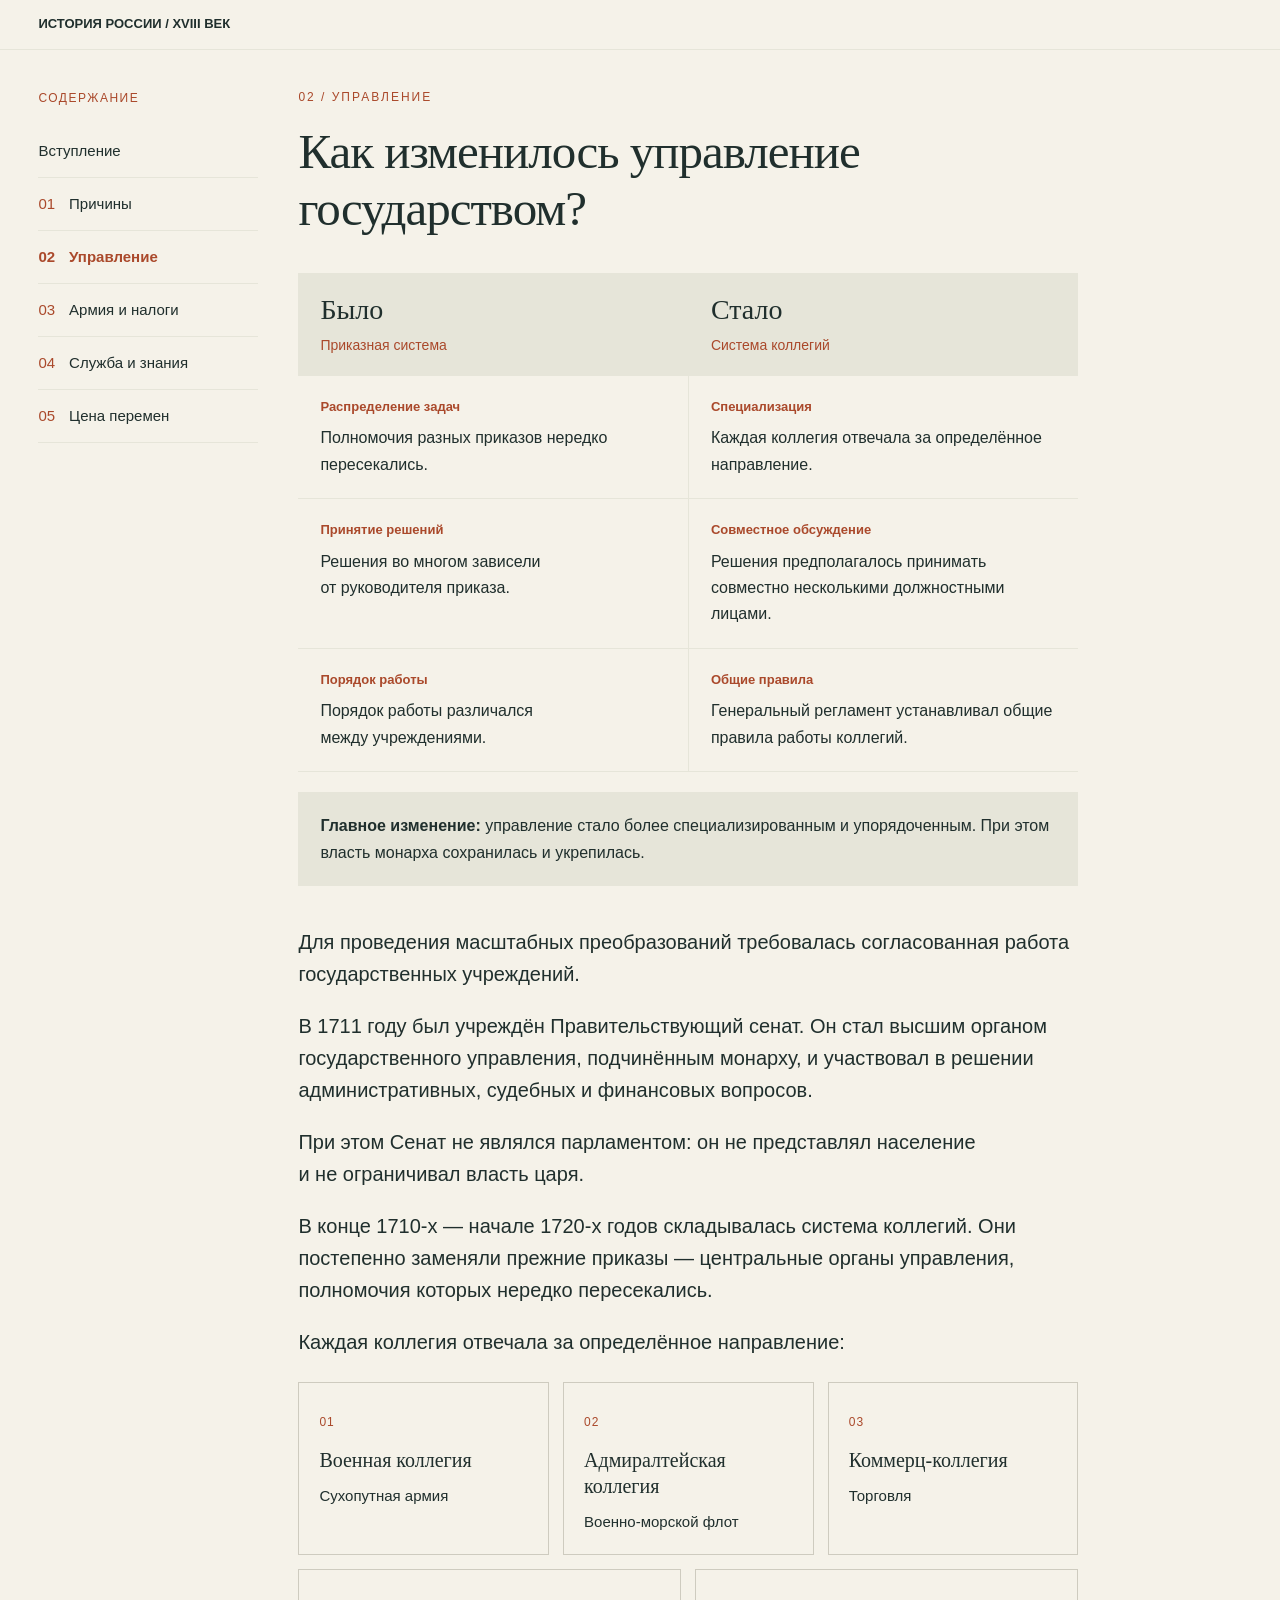
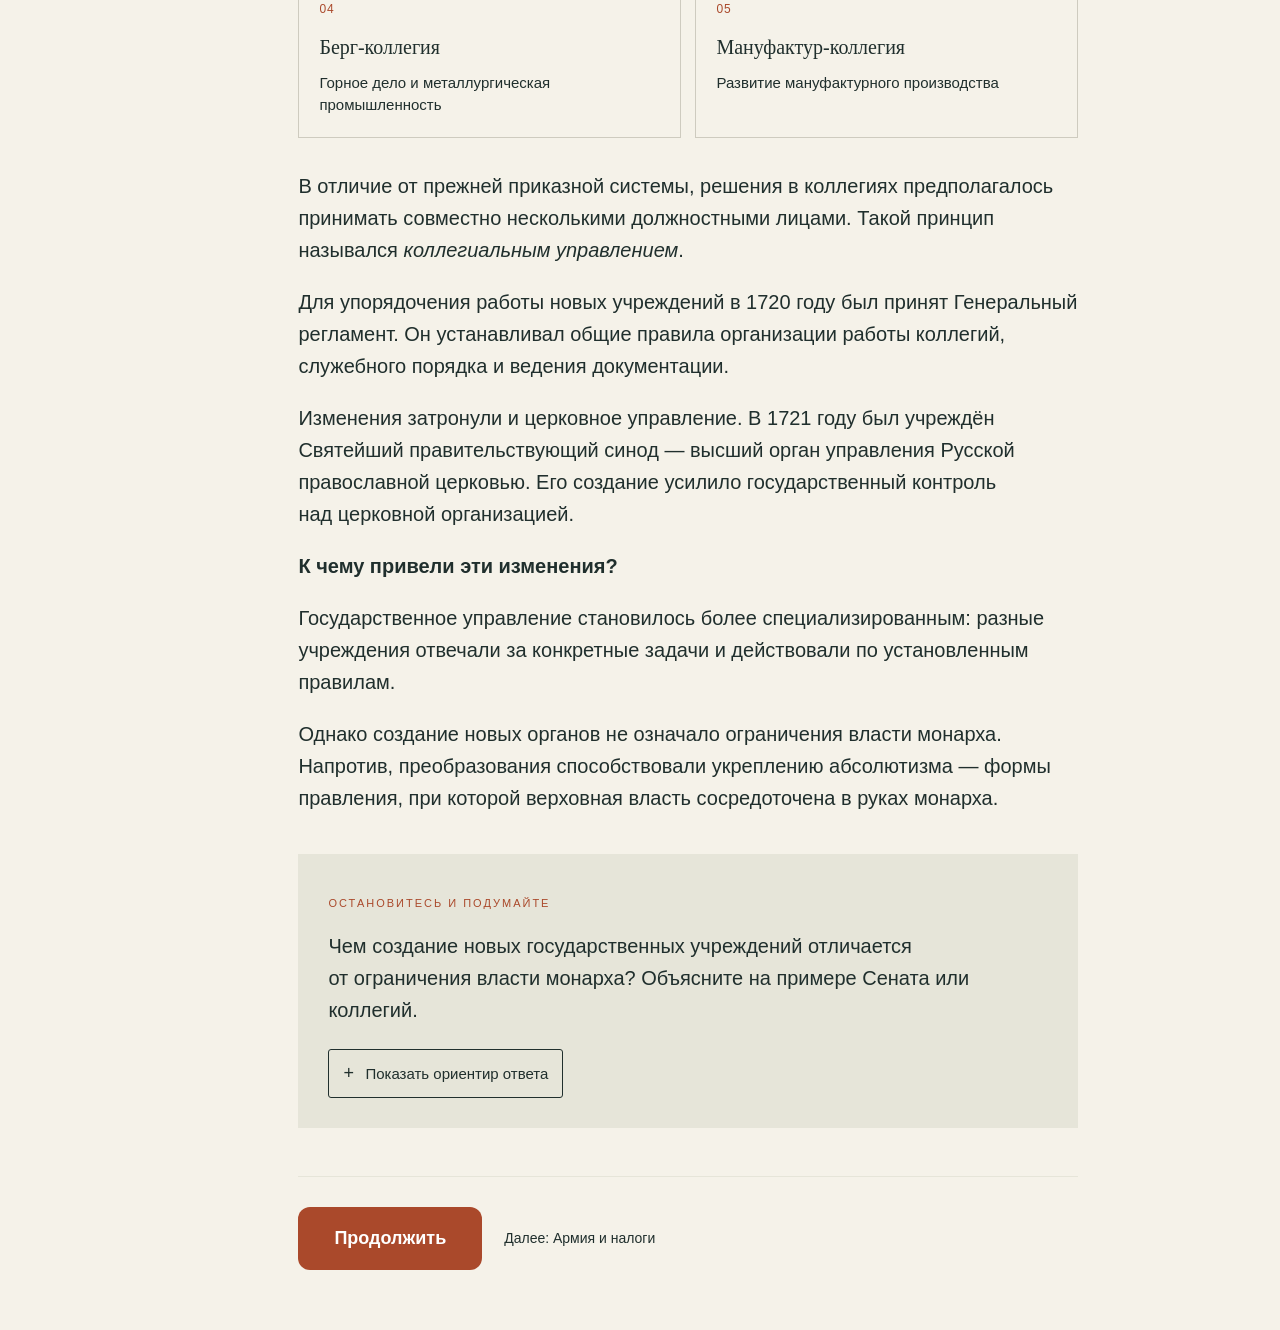
<file: chapter-2.html>
<!doctype html><html lang="ru"><meta charset="utf-8"><meta name="viewport" content="width=device-width,initial-scale=1"><title>Управление — Реформы Петра I</title><style>
*{box-sizing:border-box}html{scroll-behavior:smooth;scroll-padding-top:100px}body{--bg:#f5f2e9;--ink:#202f2d;--accent:#aa492b;--panel:#e6e5d9;--serif:Georgia,serif;margin:0;background:var(--bg);color:var(--ink);font:18px/1.8 Arial,sans-serif}body[data-theme="system"]{--bg:#f3f7fa;--ink:#19334b;--accent:#116f94;--panel:#e0edf2;--serif:Arial,sans-serif}body[data-theme="people"]{--bg:#172d2b;--ink:#edf0df;--accent:#f3bc79;--panel:#263e39;--serif:Georgia,serif}a{color:inherit}button,select{font:inherit;color:inherit;cursor:pointer}button{background:var(--ink);color:var(--bg);border:0;padding:12px 22px;border-radius:5px}button:hover{opacity:.85}a:focus-visible,button:focus-visible,summary:focus-visible,select:focus-visible{outline:3px solid var(--accent);outline-offset:4px}header{position:sticky;top:0;z-index:10;background:var(--bg);border-bottom:1px solid var(--panel);display:flex;justify-content:space-between;gap:20px;padding:14px 5%;font-size:13px;align-items:center}header select{background:var(--bg);border:1px solid var(--ink);padding:7px;max-width:220px}#progress{position:fixed;top:0;left:0;height:3px;background:var(--accent);z-index:20;width:0}.hero{max-width:1200px;margin:auto;padding:85px 7% 70px;position:relative}.eyebrow,.section-no{font:12px Arial;letter-spacing:2px;text-transform:uppercase;color:var(--accent)}h1{font:clamp(54px,7vw,100px)/1.04 var(--serif);letter-spacing:-3px;max-width:850px;margin:30px 0}h1 em{color:var(--accent);font-weight:normal}.dek{max-width:560px;font-size:22px;line-height:1.5}.hero .year{font:clamp(75px,16vw,180px)/1 var(--serif);opacity:.09;position:absolute;right:4%;bottom:30px;pointer-events:none}.start{display:inline-block;margin-top:24px;text-decoration:none;border-bottom:2px solid var(--accent)}.layout{max-width:1200px;margin:auto;display:grid;grid-template-columns:220px minmax(0,1fr);gap:60px;padding:0 40px}nav{position:sticky;top:105px;align-self:start;font-size:13px}nav a{display:block;padding:12px 0;text-decoration:none;border-bottom:1px solid var(--panel)}nav span{color:var(--accent);margin-right:12px}nav a:hover{color:var(--accent)}article{min-width:0;max-width:780px}.intro{border-top:1px solid var(--accent);padding-top:25px}.intro p:first-child{font-size:22px}section{padding-top:85px;margin-bottom:30px}h2{font:clamp(32px,4vw,49px)/1.16 var(--serif);letter-spacing:-1px;margin:20px 0 36px}h3{font:26px/1.3 var(--serif);margin:32px 0 16px}p{margin:0 0 23px}.prose{max-width:680px}.prose strong{font-weight:700}ul{padding-left:24px}.timeline,.compare{display:grid;grid-template-columns:repeat(3,1fr);background:var(--panel);margin:30px 0 40px;padding:28px;gap:24px;font-size:15px;line-height:1.5}.timeline b,.compare b{display:block;color:var(--accent);font:26px var(--serif);margin-bottom:12px}.compare{grid-template-columns:1fr 1fr}.compare h3{margin:0 0 12px}.compare p{margin:0}.flow{display:flex;flex-direction:column;align-items:center;gap:15px;padding:35px;background:var(--panel)}.flow span+span:before{content:'↓';display:block;text-align:center;color:var(--accent)}.caption{font-size:13px;margin-top:10px}.check{background:var(--panel);padding:30px;margin:40px 0}.check>span{font-size:11px;letter-spacing:2px;color:var(--accent)}.check p{margin-top:14px}summary{cursor:pointer;font-size:15px;text-decoration:underline;text-underline-offset:5px}details p{font-size:16px}.tax{padding:30px;background:var(--panel);margin-bottom:35px}.tax h3{margin-top:0}.houses{display:flex;gap:30px;font-size:30px;color:var(--accent);line-height:1.4;margin:25px 0}.tax small{font-size:12px}#taxResult{margin:20px 0}footer{padding:70px 0;font-size:14px;border-top:1px solid var(--panel);margin-top:50px}.finish{font:34px var(--serif)}@media(max-width:800px){header{padding:10px 5%;font-size:10px}header label{font-size:0}header select{font-size:12px}.hero{padding:60px 6%}.layout{display:block;padding:0 6%}nav{position:static;display:flex;overflow:auto;gap:18px;margin-bottom:35px}nav a{white-space:nowrap}h1{letter-spacing:-2px}.timeline{grid-template-columns:1fr}.compare{grid-template-columns:1fr}.hero .year{bottom:0}section{padding-top:55px}}@media(prefers-reduced-motion:reduce){html{scroll-behavior:auto}}

/* First-screen chapter navigation */
.hero{display:grid;grid-template-columns:minmax(0,1fr) 245px;gap:50px;align-items:center;padding:45px 40px 55px;min-height:0}
.hero-copy{position:relative;z-index:1}.hero h1{font-size:clamp(52px,6vw,78px);margin:22px 0;letter-spacing:-2px}.hero .dek{font-size:20px}.hero .start{margin-top:12px}.hero .year{font-size:130px;bottom:10px;right:35px}
.hero-nav{position:relative;top:auto;align-self:center;z-index:1;display:block;font-size:15px;margin:0;padding:22px 0;background:var(--bg)}.hero-nav .eyebrow{margin-bottom:18px;letter-spacing:1.5px}.hero-nav a{padding:14px 0;white-space:normal}.hero-nav span{margin-right:14px}
.layout{display:block;max-width:860px}.layout article{max-width:780px}
@media(max-width:800px){.hero{grid-template-columns:minmax(0,1fr) 210px;gap:24px;padding:30px 6%}.hero h1{font-size:48px}.hero .dek{font-size:17px}.hero-nav{font-size:13px}.hero .year{display:none}}
@media(max-width:560px){.hero{display:flex;flex-direction:column;align-items:stretch;gap:12px;padding-top:24px}.hero h1{font-size:42px;line-height:1.05;margin:14px 0}.hero .dek{font-size:16px;margin-bottom:10px}.hero .start{font-size:15px;margin:0}.hero-nav{width:100%;padding:12px 0;display:grid;grid-template-columns:1fr 1fr;gap:0 18px}.hero-nav .eyebrow{grid-column:1/-1;margin-bottom:6px;font-size:10px}.hero-nav a{padding:8px 0;font-size:12px}.hero-nav span{margin-right:7px}}

/* Compact opening with navigation on the left */
.hero{grid-template-columns:245px minmax(0,1fr);gap:55px;padding-top:40px;padding-bottom:45px}
.hero h1{font-size:clamp(42px,4.6vw,62px);line-height:1.12;letter-spacing:-1.6px;max-width:690px;margin:22px 0}
.hero .dek{max-width:610px;font-size:19px}.hero .year{font-size:100px;bottom:4px;right:30px}
.reform-scheme{margin:28px 0 36px;max-width:680px}.scheme-node{background:var(--panel);padding:22px 26px;border:1px solid color-mix(in srgb,var(--accent) 30%,transparent);text-align:center;border-radius:3px}.scheme-label{display:block;color:var(--accent);font-size:11px;letter-spacing:1.3px;text-transform:uppercase;margin-bottom:9px}.scheme-node strong{font-size:19px;line-height:1.5;display:block}.scheme-arrow{text-align:center;color:var(--accent);font-size:30px;line-height:1.4;padding:5px}.scheme-results{display:grid;grid-template-columns:1fr 1fr;gap:18px}.scheme-results .scheme-node{padding:22px 16px}
@media(max-width:800px){.hero{grid-template-columns:190px minmax(0,1fr);gap:28px}.hero h1{font-size:42px}.hero .dek{font-size:17px}}
@media(max-width:560px){.hero{display:flex;gap:16px}.hero-copy{order:0}.hero-nav{order:1}.hero h1{font-size:37px;letter-spacing:-1px;margin:14px 0}.hero .dek{font-size:16px}.scheme-results{grid-template-columns:1fr}.scheme-node strong{font-size:17px}.scheme-node{padding:20px}}

/* Shared alignment guides for header, opening and article */
body{--page-gutter:clamp(24px,3vw,64px);--reading-left:max(calc(var(--page-gutter) + 260px),calc((100vw - 780px)/2))}
header{padding-left:var(--page-gutter);padding-right:var(--page-gutter)}
.hero{max-width:none;margin:0;padding-left:var(--page-gutter);padding-right:var(--page-gutter);grid-template-columns:calc(var(--reading-left) - var(--page-gutter) - 40px) minmax(0,780px);column-gap:40px;align-items:start}
.hero-nav{width:100%;max-width:245px;align-self:start;padding-top:0}
.hero-copy{min-width:0}.hero-copy>.eyebrow{line-height:1.4}.hero-nav>.eyebrow{line-height:1.4}
.layout{width:auto;max-width:780px;margin-left:var(--reading-left);margin-right:var(--page-gutter);padding-left:0;padding-right:0}
.layout article{width:100%;max-width:780px}
@media(max-width:900px){body{--reading-left:calc(var(--page-gutter) + 220px)}.hero{grid-template-columns:180px minmax(0,1fr)}.hero-nav{font-size:13px}.hero h1{font-size:40px}}
@media(max-width:650px){body{--reading-left:var(--page-gutter)}.hero{display:flex;flex-direction:column;padding-left:var(--page-gutter);padding-right:var(--page-gutter);gap:20px}.hero-copy{order:0}.hero-nav{order:1;max-width:none;display:grid;grid-template-columns:1fr 1fr;gap:0 18px}.hero-nav .eyebrow{grid-column:1/-1}.hero-nav a{padding:8px 0;font-size:12px}.layout{margin-left:var(--page-gutter);margin-right:var(--page-gutter)}.hero h1{font-size:37px}}

/* Side-by-side tax explanation, placed after the definition */
.tax-explainer{margin:32px 0 36px;padding:28px;background:var(--panel)}.tax-explainer>h3{margin-top:0}.tax-explainer>p{font-size:16px;line-height:1.7}.tax-comparison{display:grid;grid-template-columns:1fr 1fr;gap:18px}.tax-panel{padding:22px 18px;background:var(--bg);min-width:0}.tax-panel h4{font:25px/1.2 var(--serif);margin:12px 0 24px}.tax-panel p{font-size:15px;line-height:1.6;margin-bottom:0}.yard-pair{display:flex;gap:12px;align-items:stretch;min-height:100px}.yard{flex:1;display:flex;flex-direction:column;justify-content:space-between;align-items:center;text-align:center;gap:12px;font-size:11px;line-height:1.4}.house-icon{color:var(--accent);font-size:42px;line-height:1}.people-icons{color:var(--accent);font-size:16px;line-height:1.5;max-width:75px}.tax-panel .tax-total{font-size:19px;margin:24px 0 12px;padding-top:14px;border-top:1px solid var(--panel)}.tax-total strong{display:block;font-size:26px;color:var(--accent)}.tax-explainer figcaption{font-size:14px;line-height:1.7;margin-top:24px}@media(max-width:650px){.tax-explainer{padding:20px}.tax-comparison{grid-template-columns:1fr}.yard-pair{min-height:80px}}

.people-icons{display:flex;justify-content:center;align-items:center;gap:3px;max-width:none;min-height:48px;flex-wrap:nowrap}.person-icon{display:block;width:16px;height:36px;fill:currentColor;flex:0 0 16px}

.activity{margin:48px 0;padding:30px;background:var(--panel);border-top:3px solid var(--accent)}.activity h3{margin:16px 0 20px}.activity p{font-size:16px;line-height:1.7}.activity fieldset{border:0;margin:24px 0;padding:0;min-width:0}.activity legend{font-size:15px;font-weight:bold;margin-bottom:12px}.choice-row{display:grid;grid-template-columns:repeat(3,minmax(0,1fr));gap:10px}.choice{display:flex;align-items:flex-start;gap:8px;background:var(--bg);padding:15px 12px;border:2px solid transparent;cursor:pointer;font-size:14px;line-height:1.5}.choice input{margin:4px 0;flex-shrink:0;accent-color:var(--accent)}.choice:has(input:checked){border-color:var(--accent)}.choice:has(input:focus-visible){outline:3px solid var(--ink);outline-offset:3px}.activity-actions{display:flex;gap:12px;flex-wrap:wrap}.activity button{font-size:15px}.activity .secondary{background:transparent;color:var(--ink);border:1px solid var(--ink)}.feedback:not(:empty){padding:18px 0;font-size:16px}.feedback a{display:block;margin-top:8px}.activity-count{font-weight:bold;margin-top:20px}.activity details{margin-top:22px}.activity details p{margin-top:15px}.activity select{width:100%;padding:12px;background:var(--bg);border:1px solid var(--ink);font-size:17px}.reform-label,.reflection-label{display:block;font-weight:bold;margin:24px 0 12px;font-size:16px}.side-row{display:flex;gap:12px;flex-wrap:wrap}.side-row label{padding:10px;background:var(--bg);font-size:14px;cursor:pointer}.side-row input{accent-color:var(--accent);margin-right:8px}.view-panel{background:var(--bg);padding:22px}.view-panel h4{font:24px var(--serif);margin:0 0 20px}.view-panel dt{color:var(--accent);font-size:12px;text-transform:uppercase;letter-spacing:1px}.view-panel dd{margin:6px 0 18px;font-size:16px;line-height:1.6}.activity textarea{width:100%;box-sizing:border-box;padding:14px;font:16px/1.6 Arial,sans-serif;background:var(--bg);color:var(--ink);border:1px solid var(--ink);resize:vertical}.activity .input-note{font-size:13px}.activity input:focus-visible,.activity textarea:focus-visible{outline:3px solid var(--accent);outline-offset:3px}@media(max-width:650px){.activity{padding:20px}.choice-row{grid-template-columns:1fr}.choice{padding:12px}.side-row{flex-direction:column}}

.answer-pair{display:grid;grid-template-columns:1fr 1fr;gap:18px;align-items:start}.answer-label{display:block;font-size:15px;font-weight:bold;margin-bottom:10px}.answer-pair textarea{min-height:180px}@media(max-width:650px){.answer-pair{grid-template-columns:1fr}}

.government-change{margin:30px 0 40px}.government-table table{width:100%;border-collapse:collapse;table-layout:fixed;font-size:16px;line-height:1.65}.government-table th{text-align:left;vertical-align:top;background:var(--panel);padding:20px 22px;font:28px/1.2 var(--serif);width:50%}.government-table th span{display:block;font:14px/1.5 Arial,sans-serif;margin-top:8px;color:var(--accent)}.government-table td{vertical-align:top;padding:20px 22px;border-bottom:1px solid var(--panel)}.government-table th+th,.government-table td+td{border-left:1px solid var(--panel)}.government-table td strong{display:block;font-size:13px;color:var(--accent);margin-bottom:8px}.government-change figcaption{background:var(--panel);padding:20px 22px;margin-top:20px;font-size:16px;line-height:1.7}@media(max-width:560px){.government-table th{padding:14px 10px;font-size:25px}.government-table td{padding:16px 10px;font-size:14px}.government-table th span{font-size:12px}.government-change figcaption{padding:18px;font-size:15px}}

/* Persistent contents and a single width for prose and visual blocks */
body{--header-height:57px}
.prose,.reform-scheme{width:100%;max-width:100%}
.hero .hero-nav{position:fixed;left:var(--page-gutter);top:calc(var(--header-height) + 40px);width:calc(var(--reading-left) - var(--page-gutter) - 40px);max-width:245px;max-height:calc(100dvh - var(--header-height) - 65px);overflow-y:auto;padding:0;margin:0;z-index:9;display:block;background:var(--bg)}
.hero-copy{grid-column:2}.contents-toggle{display:none}.hero-nav a[aria-current="location"]{color:var(--accent);font-weight:bold}.hero-nav .contents-title{margin-bottom:18px}
@media(max-width:650px){.hero .hero-nav{top:var(--header-height);left:0;width:100%;max-width:none;max-height:calc(100dvh - var(--header-height));padding:10px var(--page-gutter);border-bottom:1px solid var(--panel);overflow-y:auto}.contents-title{display:none}.contents-toggle{display:flex;justify-content:space-between;align-items:center;width:100%;padding:8px 0;background:var(--bg);color:var(--ink);font-size:14px;border-radius:0}.hero-nav #contents-links{display:none}.hero-nav.menu-open #contents-links{display:block;padding:5px 0 12px}.hero .hero-nav a{font-size:14px;padding:12px 0}.hero{padding-top:90px}.hero-copy{order:0}html{scroll-padding-top:calc(var(--header-height) + 80px)}}

/* One connector for each outcome */
.scheme-results{padding-top:56px}.scheme-results>.scheme-node{position:relative}.scheme-results>.scheme-node::before{content:'↓';position:absolute;left:50%;top:-54px;transform:translateX(-50%);color:var(--accent);font-size:30px;line-height:44px;font-weight:normal}
@media(max-width:560px){.scheme-results{row-gap:56px}}

.page-next{display:flex;align-items:center;gap:22px;flex-wrap:wrap;margin:48px 0 60px;padding-top:30px;border-top:1px solid var(--panel)}.continue-button{display:inline-block;padding:17px 36px;background:var(--accent);color:#fff;text-decoration:none;border-radius:12px;font-size:18px;font-weight:bold}.continue-button:hover{filter:brightness(.92)}.next-label{font-size:14px;line-height:1.6}.chapter-page .hero{display:block;padding:0;margin:0;min-height:0}.chapter-page article>section{padding-top:40px;margin-bottom:0}.hero-nav a[aria-current="page"]{color:var(--accent);font-weight:bold}.chapter-counter{font-size:13px;color:var(--accent);margin-bottom:20px}.back-to-intro{display:block;font-size:12px;margin-top:22px}@media(max-width:650px){.chapter-page article>section{padding-top:100px}.page-next{gap:16px}.continue-button{padding:15px 30px}}
</style><link rel="stylesheet" href="assets/improvements.css"><body data-theme="journal" class="chapter-page"><div id="progress"></div><header><b>ИСТОРИЯ РОССИИ / XVIII ВЕК</b></header><div class="hero"><nav class="hero-nav" aria-label="Содержание"><div class="eyebrow contents-title">Содержание</div><button class="contents-toggle" type="button" aria-expanded="false" aria-controls="contents-links">Содержание <span aria-hidden="true">☰</span></button><div id="contents-links"><a href="index.html">Вступление</a><a href="chapter-1.html"><span>01</span>Причины</a><a href="chapter-2.html" aria-current="page"><span>02</span>Управление</a><a href="chapter-3.html"><span>03</span>Армия и налоги</a><a href="chapter-4.html"><span>04</span>Служба и знания</a><a href="chapter-5.html"><span>05</span>Цена перемен</a></div></nav></div><div class="layout"><article><section id="s1"><div class="section-no">02 / Управление</div><h2>Как изменилось управление государством?</h2><figure class="government-change" aria-label="Как изменилось управление: было и стало"><div class="government-table"><table><thead><tr><th scope="col">Было<span>Приказная система</span></th><th scope="col">Стало<span>Система коллегий</span></th></tr></thead><tbody><tr><td data-period="Было · Приказная система"><strong>Распределение задач</strong>Полномочия разных приказов нередко пересекались.</td><td data-period="Стало · Система коллегий"><strong>Специализация</strong>Каждая коллегия отвечала за определённое направление.</td></tr><tr><td data-period="Было · Приказная система"><strong>Принятие решений</strong>Решения во многом зависели от руководителя приказа.</td><td data-period="Стало · Система коллегий"><strong>Совместное обсуждение</strong>Решения предполагалось принимать совместно несколькими должностными лицами.</td></tr><tr><td data-period="Было · Приказная система"><strong>Порядок работы</strong>Порядок работы различался между учреждениями.</td><td data-period="Стало · Система коллегий"><strong>Общие правила</strong>Генеральный регламент устанавливал общие правила работы коллегий.</td></tr></tbody></table></div><figcaption><strong>Главное изменение:</strong> управление стало более специализированным и упорядоченным. При этом власть монарха сохранилась и укрепилась.</figcaption></figure><div class="prose"><p>Для проведения масштабных преобразований требовалась согласованная работа государственных учреждений.</p><p>В 1711 году был учреждён Правительствующий сенат. Он стал высшим органом государственного управления, подчинённым монарху, и участвовал в решении административных, судебных и финансовых вопросов.</p><p>При этом Сенат не являлся парламентом: он не представлял население и не ограничивал власть царя.</p><p>В конце 1710-х — начале 1720-х годов складывалась система коллегий. Они постепенно заменяли прежние приказы — центральные органы управления, полномочия которых нередко пересекались.</p><p>Каждая коллегия отвечала за определённое направление:</p><ol class="collegia-cards"><li><span class="card-number" aria-hidden="true">01</span><h3>Военная коллегия</h3><p>Сухопутная армия</p></li><li><span class="card-number" aria-hidden="true">02</span><h3>Адмиралтейская коллегия</h3><p>Военно-морской флот</p></li><li><span class="card-number" aria-hidden="true">03</span><h3>Коммерц-коллегия</h3><p>Торговля</p></li><li><span class="card-number" aria-hidden="true">04</span><h3>Берг-коллегия</h3><p>Горное дело и металлургическая промышленность</p></li><li><span class="card-number" aria-hidden="true">05</span><h3>Мануфактур-коллегия</h3><p>Развитие мануфактурного производства</p></li></ol><p>В отличие от прежней приказной системы, решения в коллегиях предполагалось принимать совместно несколькими должностными лицами. Такой принцип назывался <em>коллегиальным управлением</em>.</p><p>Для упорядочения работы новых учреждений в 1720 году был принят Генеральный регламент. Он устанавливал общие правила организации работы коллегий, служебного порядка и ведения документации.</p><p>Изменения затронули и церковное управление. В 1721 году был учреждён Святейший правительствующий синод — высший орган управления Русской православной церковью. Его создание усилило государственный контроль над церковной организацией.</p><p><strong>К чему привели эти изменения?</strong></p><p>Государственное управление становилось более специализированным: разные учреждения отвечали за конкретные задачи и действовали по установленным правилам.</p><p>Однако создание новых органов не означало ограничения власти монарха. Напротив, преобразования способствовали укреплению абсолютизма — формы правления, при которой верховная власть сосредоточена в руках монарха.</p></div><aside class="check"><span>ОСТАНОВИТЕСЬ И ПОДУМАЙТЕ</span><p>Чем создание новых государственных учреждений отличается от ограничения власти монарха? Объясните на примере Сената или коллегий.</p><details><summary class="answer-toggle">Показать ориентир ответа</summary><p>Новые учреждения распределяли задачи, но подчинялись монарху. Сенат не был парламентом и не ограничивал царскую власть.</p></details></aside></section><div class="page-next"><a class="continue-button" href="chapter-3.html">Продолжить</a><span class="next-label">Далее: Армия и налоги</span></div></article></div><script>
function progress(){const d=document.documentElement;document.getElementById('progress').style.width=(d.scrollHeight>d.clientHeight?d.scrollTop/(d.scrollHeight-d.clientHeight)*100:100)+'%'}addEventListener('scroll',progress,{passive:true});addEventListener('resize',progress);progress();
const chains=[{"id": "schools", "need": "Нужны специалисты для флота", "reform": "Создание профессиональных школ", "result": "Подготовка кадров для морского дела", "why": "Кораблям нужны подготовленные моряки и офицеры. Профессиональные школы давали необходимые знания и навыки.", "hint": "Подумайте, какое преобразование помогает людям получить профессиональные знания.", "link": "s3"}, {"id": "tax", "need": "Нужны постоянные средства для армии", "reform": "Введение подушной подати", "result": "Новая основа налоговых поступлений и нагрузка на податное население", "why": "Подушная подать меняла принцип налогового учёта. Государство получало основу для сбора средств, а податное население несло финансовую нагрузку.", "hint": "Найдите преобразование, которое меняло сбор налогов. Его последствия затрагивали и казну, и податное население.", "link": "s2"}, {"id": "boards", "need": "Нужно распределить задачи управления", "reform": "Создание коллегий", "result": "Специализация государственных учреждений", "why": "Коллегии отвечали за отдельные направления. Это помогало распределять задачи, сохраняя подчинение монарху.", "hint": "Ищите учреждения, каждое из которых отвечало за своё направление работы.", "link": "s1"}], views=[{"title": "Подушная подать", "sides": [{"name": "Для государства", "task": "Обеспечить постоянные средства для содержания армии и государственных учреждений.", "change": "Вместо двора единицей налогового учёта стал учтённый мужчина податного населения.", "effect": "Расширение налоговой базы и возможность планировать поступления."}, {"name": "Для податного населения", "task": "Выполнять налоговые обязанности перед государством.", "change": "Налоговую обязанность определяли по числу учтённых мужчин, а не дворов.", "effect": "Дополнительная финансовая нагрузка."}], "answer": "Для государства подушная подать была способом обеспечить поступления, для податного населения — обязательным платежом. Оценки различаются, потому что стороны испытывали разные последствия одной реформы."}, {"title": "Табель о рангах", "sides": [{"name": "Для государства", "task": "Упорядочить государственную службу.", "change": "Введена система из 14 классов чинов военной, гражданской и придворной службы.", "effect": "Единая система чинов для организации службы."}, {"name": "Для дворянства и служащих", "task": "Определять своё положение и продвигаться по службе.", "change": "Служебное продвижение связывалось с достижением определённого чина.", "effect": "Возможности карьеры при сохранении обязанности государственной службы и сословных различий."}], "answer": "Государство получало систему организации службы, дворянство и служащие — правила карьеры, возможности и обязанности. Поэтому государственный результат и личные последствия не совпадают полностью."}, {"title": "Указ о единонаследии", "sides": [{"name": "Для государства", "task": "Ограничить дробление недвижимого имущества и побуждать дворян к службе.", "change": "Недвижимое имущество передавалось одному наследнику; различие между поместьями и вотчинами юридически устранялось.", "effect": "Сохранение имущества неделимым и усиление стимулов к службе."}, {"name": "Для дворянских семей", "task": "Обеспечить положение наследников.", "change": "Недвижимое имущество получал один наследник, а не все дети.", "effect": "Одни сохраняли имущество, другим приходилось искать иные способы обеспечения своего положения, в том числе через службу."}], "answer": "Государство стремилось сохранить имущество неделимым и стимулировать службу. В семье последствия различались даже между наследниками: один получал недвижимость, остальные искали другие способы обеспечить себя."}];const found=new Set();
if(document.getElementById('chain-form')){
const chainForm=document.getElementById('chain-form'),feedback=document.getElementById('chain-feedback');
function assessChain(need,reform,result){if(!need||!reform||!result)return {kind:'missing',message:'Выберите по одной карточке в каждом из трёх рядов.'};const d=chains.find(x=>x.id===need);if(need===reform&&need===result)return {kind:'correct',data:d};return {kind:'wrong',data:d,message:need===reform?'Потребность и преобразование связаны верно. Подумайте, к какому последствию ведёт выбранная реформа.':d.hint};}
chainForm.addEventListener('submit',e=>{e.preventDefault();const f=new FormData(chainForm);const r=assessChain(f.get('need'),f.get('reform'),f.get('result'));feedback.replaceChildren();if(r.kind==='correct'){const repeat=found.has(r.data.id);found.add(r.data.id);feedback.textContent=(repeat?'Эта цепочка уже найдена. ':'Верно! ')+r.data.why;document.getElementById('chain-score').textContent='Найдено цепочек: '+found.size+'/3'+(found.size===3?'. Все три цепочки найдены. Вы связали потребности, реформы и последствия. Можно продолжить чтение.':'');}else{feedback.textContent=r.message;if(r.data){const a=document.createElement('a');a.href='chapter-'+(Number(r.data.link.slice(1))+1)+'.html#'+r.data.link;a.textContent='Вернуться к объяснению в лекции';feedback.append(a);}}});
document.getElementById('chain-clear').addEventListener('click',()=>{chainForm.reset();feedback.textContent='Выбор очищен. Соберите другую цепочку; найденные ответы учтены.';chainForm.querySelector('input').focus();});
}
if(document.getElementById('reform-select')){
const reformSelect=document.getElementById('reform-select');
function renderView(){const d=views[Number(reformSelect.value)],side=Number(document.querySelector('input[name="side"]:checked').value),v=d.sides[side];d.sides.forEach((x,i)=>document.getElementById('side-name-'+i).textContent=x.name);const panel=document.getElementById('view-panel');panel.replaceChildren();const h=document.createElement('h4');h.textContent=v.name;panel.append(h);const dl=document.createElement('dl');[['Задача',v.task],['Изменение',v.change],['Последствие',v.effect]].forEach(([label,value])=>{const dt=document.createElement('dt'),dd=document.createElement('dd');dt.textContent=label;dd.textContent=value;dl.append(dt,dd)});panel.append(dl);document.getElementById('comparison-model').textContent=d.answer;document.getElementById('answer-other-label').textContent=d.sides[1].name;}
reformSelect.addEventListener('change',()=>{document.getElementById('comparison-example').open=false;renderView()});document.querySelectorAll('input[name="side"]').forEach(x=>x.addEventListener('change',renderView));renderView();

}
const contentsNav=document.querySelector('.hero-nav');
const contentsToggle=document.querySelector('.contents-toggle');
function closeContents(){contentsNav.classList.remove('menu-open');contentsToggle.setAttribute('aria-expanded','false')}
contentsToggle.addEventListener('click',()=>{const open=contentsToggle.getAttribute('aria-expanded')!=='true';contentsToggle.setAttribute('aria-expanded',String(open));contentsNav.classList.toggle('menu-open',open)});
contentsNav.addEventListener('keydown',e=>{if(e.key==='Escape'){closeContents();contentsToggle.focus()}});
contentsNav.querySelectorAll('a').forEach(a=>a.addEventListener('click',closeContents));
const pageHeader=document.querySelector('header');
function syncHeaderHeight(){document.body.style.setProperty('--header-height',pageHeader.getBoundingClientRect().height+'px')}
new ResizeObserver(syncHeaderHeight).observe(pageHeader);syncHeaderHeight();
</script><script src="assets/improvements.js"></script></body></html>
</file>
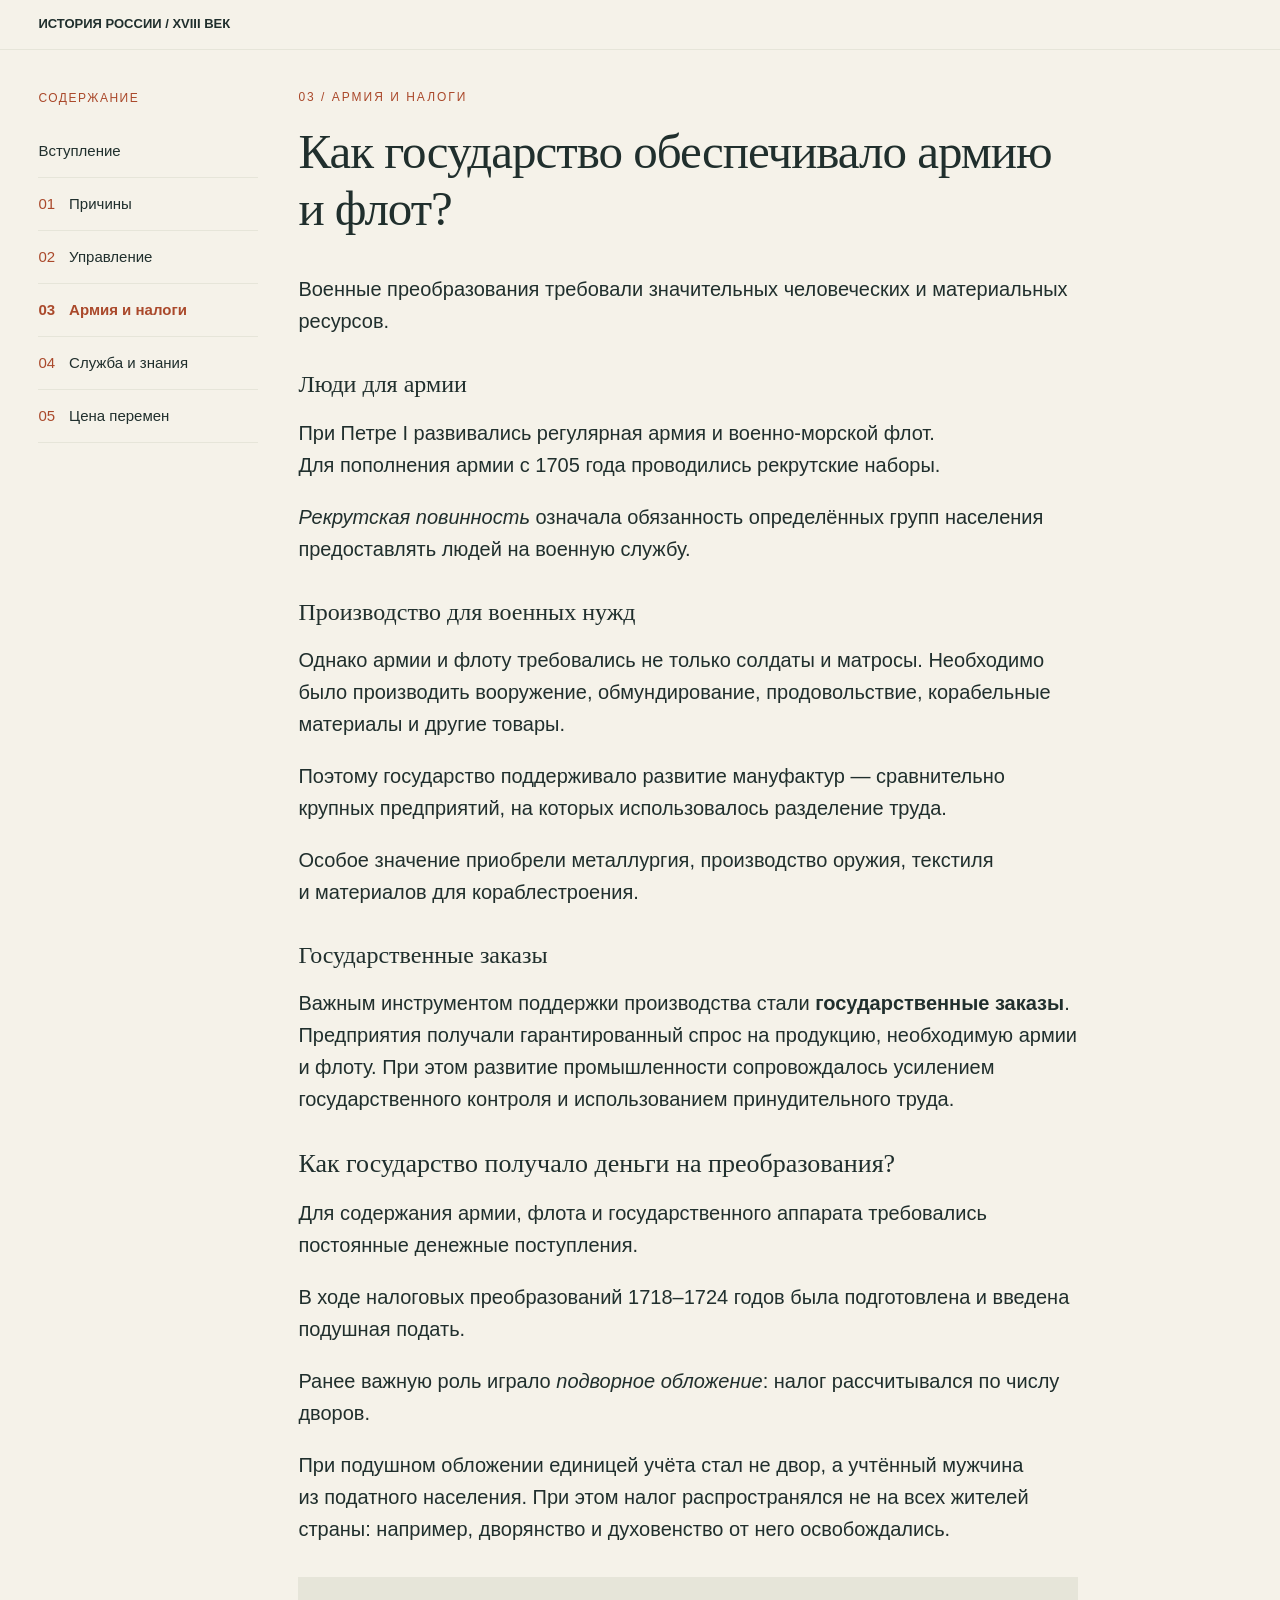
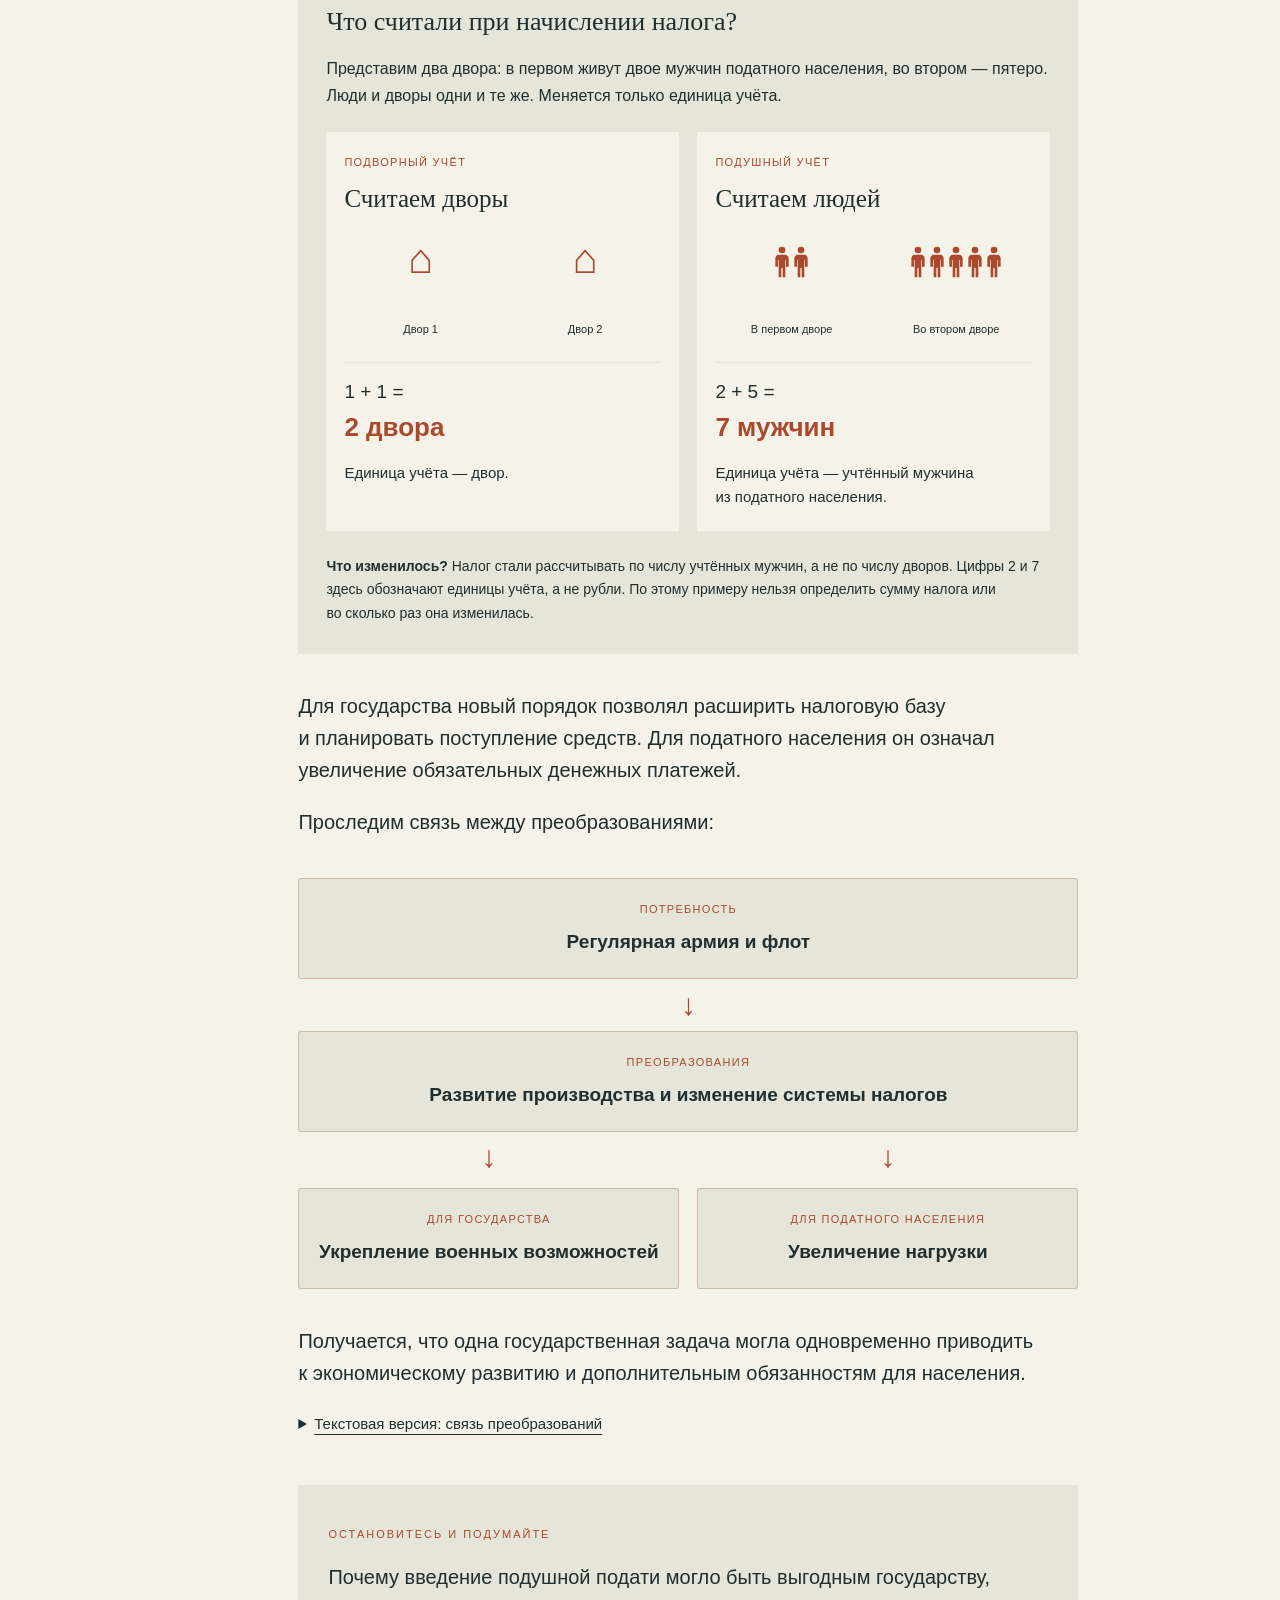
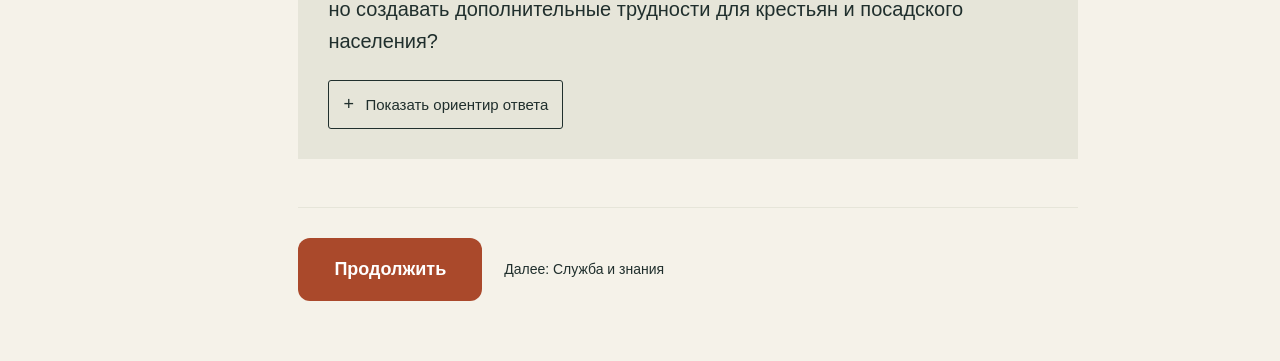
<file: chapter-3.html>
<!doctype html><html lang="ru"><meta charset="utf-8"><meta name="viewport" content="width=device-width,initial-scale=1"><title>Армия и налоги — Реформы Петра I</title><style>
*{box-sizing:border-box}html{scroll-behavior:smooth;scroll-padding-top:100px}body{--bg:#f5f2e9;--ink:#202f2d;--accent:#aa492b;--panel:#e6e5d9;--serif:Georgia,serif;margin:0;background:var(--bg);color:var(--ink);font:18px/1.8 Arial,sans-serif}body[data-theme="system"]{--bg:#f3f7fa;--ink:#19334b;--accent:#116f94;--panel:#e0edf2;--serif:Arial,sans-serif}body[data-theme="people"]{--bg:#172d2b;--ink:#edf0df;--accent:#f3bc79;--panel:#263e39;--serif:Georgia,serif}a{color:inherit}button,select{font:inherit;color:inherit;cursor:pointer}button{background:var(--ink);color:var(--bg);border:0;padding:12px 22px;border-radius:5px}button:hover{opacity:.85}a:focus-visible,button:focus-visible,summary:focus-visible,select:focus-visible{outline:3px solid var(--accent);outline-offset:4px}header{position:sticky;top:0;z-index:10;background:var(--bg);border-bottom:1px solid var(--panel);display:flex;justify-content:space-between;gap:20px;padding:14px 5%;font-size:13px;align-items:center}header select{background:var(--bg);border:1px solid var(--ink);padding:7px;max-width:220px}#progress{position:fixed;top:0;left:0;height:3px;background:var(--accent);z-index:20;width:0}.hero{max-width:1200px;margin:auto;padding:85px 7% 70px;position:relative}.eyebrow,.section-no{font:12px Arial;letter-spacing:2px;text-transform:uppercase;color:var(--accent)}h1{font:clamp(54px,7vw,100px)/1.04 var(--serif);letter-spacing:-3px;max-width:850px;margin:30px 0}h1 em{color:var(--accent);font-weight:normal}.dek{max-width:560px;font-size:22px;line-height:1.5}.hero .year{font:clamp(75px,16vw,180px)/1 var(--serif);opacity:.09;position:absolute;right:4%;bottom:30px;pointer-events:none}.start{display:inline-block;margin-top:24px;text-decoration:none;border-bottom:2px solid var(--accent)}.layout{max-width:1200px;margin:auto;display:grid;grid-template-columns:220px minmax(0,1fr);gap:60px;padding:0 40px}nav{position:sticky;top:105px;align-self:start;font-size:13px}nav a{display:block;padding:12px 0;text-decoration:none;border-bottom:1px solid var(--panel)}nav span{color:var(--accent);margin-right:12px}nav a:hover{color:var(--accent)}article{min-width:0;max-width:780px}.intro{border-top:1px solid var(--accent);padding-top:25px}.intro p:first-child{font-size:22px}section{padding-top:85px;margin-bottom:30px}h2{font:clamp(32px,4vw,49px)/1.16 var(--serif);letter-spacing:-1px;margin:20px 0 36px}h3{font:26px/1.3 var(--serif);margin:32px 0 16px}p{margin:0 0 23px}.prose{max-width:680px}.prose strong{font-weight:700}ul{padding-left:24px}.timeline,.compare{display:grid;grid-template-columns:repeat(3,1fr);background:var(--panel);margin:30px 0 40px;padding:28px;gap:24px;font-size:15px;line-height:1.5}.timeline b,.compare b{display:block;color:var(--accent);font:26px var(--serif);margin-bottom:12px}.compare{grid-template-columns:1fr 1fr}.compare h3{margin:0 0 12px}.compare p{margin:0}.flow{display:flex;flex-direction:column;align-items:center;gap:15px;padding:35px;background:var(--panel)}.flow span+span:before{content:'↓';display:block;text-align:center;color:var(--accent)}.caption{font-size:13px;margin-top:10px}.check{background:var(--panel);padding:30px;margin:40px 0}.check>span{font-size:11px;letter-spacing:2px;color:var(--accent)}.check p{margin-top:14px}summary{cursor:pointer;font-size:15px;text-decoration:underline;text-underline-offset:5px}details p{font-size:16px}.tax{padding:30px;background:var(--panel);margin-bottom:35px}.tax h3{margin-top:0}.houses{display:flex;gap:30px;font-size:30px;color:var(--accent);line-height:1.4;margin:25px 0}.tax small{font-size:12px}#taxResult{margin:20px 0}footer{padding:70px 0;font-size:14px;border-top:1px solid var(--panel);margin-top:50px}.finish{font:34px var(--serif)}@media(max-width:800px){header{padding:10px 5%;font-size:10px}header label{font-size:0}header select{font-size:12px}.hero{padding:60px 6%}.layout{display:block;padding:0 6%}nav{position:static;display:flex;overflow:auto;gap:18px;margin-bottom:35px}nav a{white-space:nowrap}h1{letter-spacing:-2px}.timeline{grid-template-columns:1fr}.compare{grid-template-columns:1fr}.hero .year{bottom:0}section{padding-top:55px}}@media(prefers-reduced-motion:reduce){html{scroll-behavior:auto}}

/* First-screen chapter navigation */
.hero{display:grid;grid-template-columns:minmax(0,1fr) 245px;gap:50px;align-items:center;padding:45px 40px 55px;min-height:0}
.hero-copy{position:relative;z-index:1}.hero h1{font-size:clamp(52px,6vw,78px);margin:22px 0;letter-spacing:-2px}.hero .dek{font-size:20px}.hero .start{margin-top:12px}.hero .year{font-size:130px;bottom:10px;right:35px}
.hero-nav{position:relative;top:auto;align-self:center;z-index:1;display:block;font-size:15px;margin:0;padding:22px 0;background:var(--bg)}.hero-nav .eyebrow{margin-bottom:18px;letter-spacing:1.5px}.hero-nav a{padding:14px 0;white-space:normal}.hero-nav span{margin-right:14px}
.layout{display:block;max-width:860px}.layout article{max-width:780px}
@media(max-width:800px){.hero{grid-template-columns:minmax(0,1fr) 210px;gap:24px;padding:30px 6%}.hero h1{font-size:48px}.hero .dek{font-size:17px}.hero-nav{font-size:13px}.hero .year{display:none}}
@media(max-width:560px){.hero{display:flex;flex-direction:column;align-items:stretch;gap:12px;padding-top:24px}.hero h1{font-size:42px;line-height:1.05;margin:14px 0}.hero .dek{font-size:16px;margin-bottom:10px}.hero .start{font-size:15px;margin:0}.hero-nav{width:100%;padding:12px 0;display:grid;grid-template-columns:1fr 1fr;gap:0 18px}.hero-nav .eyebrow{grid-column:1/-1;margin-bottom:6px;font-size:10px}.hero-nav a{padding:8px 0;font-size:12px}.hero-nav span{margin-right:7px}}

/* Compact opening with navigation on the left */
.hero{grid-template-columns:245px minmax(0,1fr);gap:55px;padding-top:40px;padding-bottom:45px}
.hero h1{font-size:clamp(42px,4.6vw,62px);line-height:1.12;letter-spacing:-1.6px;max-width:690px;margin:22px 0}
.hero .dek{max-width:610px;font-size:19px}.hero .year{font-size:100px;bottom:4px;right:30px}
.reform-scheme{margin:28px 0 36px;max-width:680px}.scheme-node{background:var(--panel);padding:22px 26px;border:1px solid color-mix(in srgb,var(--accent) 30%,transparent);text-align:center;border-radius:3px}.scheme-label{display:block;color:var(--accent);font-size:11px;letter-spacing:1.3px;text-transform:uppercase;margin-bottom:9px}.scheme-node strong{font-size:19px;line-height:1.5;display:block}.scheme-arrow{text-align:center;color:var(--accent);font-size:30px;line-height:1.4;padding:5px}.scheme-results{display:grid;grid-template-columns:1fr 1fr;gap:18px}.scheme-results .scheme-node{padding:22px 16px}
@media(max-width:800px){.hero{grid-template-columns:190px minmax(0,1fr);gap:28px}.hero h1{font-size:42px}.hero .dek{font-size:17px}}
@media(max-width:560px){.hero{display:flex;gap:16px}.hero-copy{order:0}.hero-nav{order:1}.hero h1{font-size:37px;letter-spacing:-1px;margin:14px 0}.hero .dek{font-size:16px}.scheme-results{grid-template-columns:1fr}.scheme-node strong{font-size:17px}.scheme-node{padding:20px}}

/* Shared alignment guides for header, opening and article */
body{--page-gutter:clamp(24px,3vw,64px);--reading-left:max(calc(var(--page-gutter) + 260px),calc((100vw - 780px)/2))}
header{padding-left:var(--page-gutter);padding-right:var(--page-gutter)}
.hero{max-width:none;margin:0;padding-left:var(--page-gutter);padding-right:var(--page-gutter);grid-template-columns:calc(var(--reading-left) - var(--page-gutter) - 40px) minmax(0,780px);column-gap:40px;align-items:start}
.hero-nav{width:100%;max-width:245px;align-self:start;padding-top:0}
.hero-copy{min-width:0}.hero-copy>.eyebrow{line-height:1.4}.hero-nav>.eyebrow{line-height:1.4}
.layout{width:auto;max-width:780px;margin-left:var(--reading-left);margin-right:var(--page-gutter);padding-left:0;padding-right:0}
.layout article{width:100%;max-width:780px}
@media(max-width:900px){body{--reading-left:calc(var(--page-gutter) + 220px)}.hero{grid-template-columns:180px minmax(0,1fr)}.hero-nav{font-size:13px}.hero h1{font-size:40px}}
@media(max-width:650px){body{--reading-left:var(--page-gutter)}.hero{display:flex;flex-direction:column;padding-left:var(--page-gutter);padding-right:var(--page-gutter);gap:20px}.hero-copy{order:0}.hero-nav{order:1;max-width:none;display:grid;grid-template-columns:1fr 1fr;gap:0 18px}.hero-nav .eyebrow{grid-column:1/-1}.hero-nav a{padding:8px 0;font-size:12px}.layout{margin-left:var(--page-gutter);margin-right:var(--page-gutter)}.hero h1{font-size:37px}}

/* Side-by-side tax explanation, placed after the definition */
.tax-explainer{margin:32px 0 36px;padding:28px;background:var(--panel)}.tax-explainer>h3{margin-top:0}.tax-explainer>p{font-size:16px;line-height:1.7}.tax-comparison{display:grid;grid-template-columns:1fr 1fr;gap:18px}.tax-panel{padding:22px 18px;background:var(--bg);min-width:0}.tax-panel h4{font:25px/1.2 var(--serif);margin:12px 0 24px}.tax-panel p{font-size:15px;line-height:1.6;margin-bottom:0}.yard-pair{display:flex;gap:12px;align-items:stretch;min-height:100px}.yard{flex:1;display:flex;flex-direction:column;justify-content:space-between;align-items:center;text-align:center;gap:12px;font-size:11px;line-height:1.4}.house-icon{color:var(--accent);font-size:42px;line-height:1}.people-icons{color:var(--accent);font-size:16px;line-height:1.5;max-width:75px}.tax-panel .tax-total{font-size:19px;margin:24px 0 12px;padding-top:14px;border-top:1px solid var(--panel)}.tax-total strong{display:block;font-size:26px;color:var(--accent)}.tax-explainer figcaption{font-size:14px;line-height:1.7;margin-top:24px}@media(max-width:650px){.tax-explainer{padding:20px}.tax-comparison{grid-template-columns:1fr}.yard-pair{min-height:80px}}

.people-icons{display:flex;justify-content:center;align-items:center;gap:3px;max-width:none;min-height:48px;flex-wrap:nowrap}.person-icon{display:block;width:16px;height:36px;fill:currentColor;flex:0 0 16px}

.activity{margin:48px 0;padding:30px;background:var(--panel);border-top:3px solid var(--accent)}.activity h3{margin:16px 0 20px}.activity p{font-size:16px;line-height:1.7}.activity fieldset{border:0;margin:24px 0;padding:0;min-width:0}.activity legend{font-size:15px;font-weight:bold;margin-bottom:12px}.choice-row{display:grid;grid-template-columns:repeat(3,minmax(0,1fr));gap:10px}.choice{display:flex;align-items:flex-start;gap:8px;background:var(--bg);padding:15px 12px;border:2px solid transparent;cursor:pointer;font-size:14px;line-height:1.5}.choice input{margin:4px 0;flex-shrink:0;accent-color:var(--accent)}.choice:has(input:checked){border-color:var(--accent)}.choice:has(input:focus-visible){outline:3px solid var(--ink);outline-offset:3px}.activity-actions{display:flex;gap:12px;flex-wrap:wrap}.activity button{font-size:15px}.activity .secondary{background:transparent;color:var(--ink);border:1px solid var(--ink)}.feedback:not(:empty){padding:18px 0;font-size:16px}.feedback a{display:block;margin-top:8px}.activity-count{font-weight:bold;margin-top:20px}.activity details{margin-top:22px}.activity details p{margin-top:15px}.activity select{width:100%;padding:12px;background:var(--bg);border:1px solid var(--ink);font-size:17px}.reform-label,.reflection-label{display:block;font-weight:bold;margin:24px 0 12px;font-size:16px}.side-row{display:flex;gap:12px;flex-wrap:wrap}.side-row label{padding:10px;background:var(--bg);font-size:14px;cursor:pointer}.side-row input{accent-color:var(--accent);margin-right:8px}.view-panel{background:var(--bg);padding:22px}.view-panel h4{font:24px var(--serif);margin:0 0 20px}.view-panel dt{color:var(--accent);font-size:12px;text-transform:uppercase;letter-spacing:1px}.view-panel dd{margin:6px 0 18px;font-size:16px;line-height:1.6}.activity textarea{width:100%;box-sizing:border-box;padding:14px;font:16px/1.6 Arial,sans-serif;background:var(--bg);color:var(--ink);border:1px solid var(--ink);resize:vertical}.activity .input-note{font-size:13px}.activity input:focus-visible,.activity textarea:focus-visible{outline:3px solid var(--accent);outline-offset:3px}@media(max-width:650px){.activity{padding:20px}.choice-row{grid-template-columns:1fr}.choice{padding:12px}.side-row{flex-direction:column}}

.answer-pair{display:grid;grid-template-columns:1fr 1fr;gap:18px;align-items:start}.answer-label{display:block;font-size:15px;font-weight:bold;margin-bottom:10px}.answer-pair textarea{min-height:180px}@media(max-width:650px){.answer-pair{grid-template-columns:1fr}}

.government-change{margin:30px 0 40px}.government-table table{width:100%;border-collapse:collapse;table-layout:fixed;font-size:16px;line-height:1.65}.government-table th{text-align:left;vertical-align:top;background:var(--panel);padding:20px 22px;font:28px/1.2 var(--serif);width:50%}.government-table th span{display:block;font:14px/1.5 Arial,sans-serif;margin-top:8px;color:var(--accent)}.government-table td{vertical-align:top;padding:20px 22px;border-bottom:1px solid var(--panel)}.government-table th+th,.government-table td+td{border-left:1px solid var(--panel)}.government-table td strong{display:block;font-size:13px;color:var(--accent);margin-bottom:8px}.government-change figcaption{background:var(--panel);padding:20px 22px;margin-top:20px;font-size:16px;line-height:1.7}@media(max-width:560px){.government-table th{padding:14px 10px;font-size:25px}.government-table td{padding:16px 10px;font-size:14px}.government-table th span{font-size:12px}.government-change figcaption{padding:18px;font-size:15px}}

/* Persistent contents and a single width for prose and visual blocks */
body{--header-height:57px}
.prose,.reform-scheme{width:100%;max-width:100%}
.hero .hero-nav{position:fixed;left:var(--page-gutter);top:calc(var(--header-height) + 40px);width:calc(var(--reading-left) - var(--page-gutter) - 40px);max-width:245px;max-height:calc(100dvh - var(--header-height) - 65px);overflow-y:auto;padding:0;margin:0;z-index:9;display:block;background:var(--bg)}
.hero-copy{grid-column:2}.contents-toggle{display:none}.hero-nav a[aria-current="location"]{color:var(--accent);font-weight:bold}.hero-nav .contents-title{margin-bottom:18px}
@media(max-width:650px){.hero .hero-nav{top:var(--header-height);left:0;width:100%;max-width:none;max-height:calc(100dvh - var(--header-height));padding:10px var(--page-gutter);border-bottom:1px solid var(--panel);overflow-y:auto}.contents-title{display:none}.contents-toggle{display:flex;justify-content:space-between;align-items:center;width:100%;padding:8px 0;background:var(--bg);color:var(--ink);font-size:14px;border-radius:0}.hero-nav #contents-links{display:none}.hero-nav.menu-open #contents-links{display:block;padding:5px 0 12px}.hero .hero-nav a{font-size:14px;padding:12px 0}.hero{padding-top:90px}.hero-copy{order:0}html{scroll-padding-top:calc(var(--header-height) + 80px)}}

/* One connector for each outcome */
.scheme-results{padding-top:56px}.scheme-results>.scheme-node{position:relative}.scheme-results>.scheme-node::before{content:'↓';position:absolute;left:50%;top:-54px;transform:translateX(-50%);color:var(--accent);font-size:30px;line-height:44px;font-weight:normal}
@media(max-width:560px){.scheme-results{row-gap:56px}}

.page-next{display:flex;align-items:center;gap:22px;flex-wrap:wrap;margin:48px 0 60px;padding-top:30px;border-top:1px solid var(--panel)}.continue-button{display:inline-block;padding:17px 36px;background:var(--accent);color:#fff;text-decoration:none;border-radius:12px;font-size:18px;font-weight:bold}.continue-button:hover{filter:brightness(.92)}.next-label{font-size:14px;line-height:1.6}.chapter-page .hero{display:block;padding:0;margin:0;min-height:0}.chapter-page article>section{padding-top:40px;margin-bottom:0}.hero-nav a[aria-current="page"]{color:var(--accent);font-weight:bold}.chapter-counter{font-size:13px;color:var(--accent);margin-bottom:20px}.back-to-intro{display:block;font-size:12px;margin-top:22px}@media(max-width:650px){.chapter-page article>section{padding-top:100px}.page-next{gap:16px}.continue-button{padding:15px 30px}}
</style><link rel="stylesheet" href="assets/improvements.css"><body data-theme="journal" class="chapter-page"><div id="progress"></div><header><b>ИСТОРИЯ РОССИИ / XVIII ВЕК</b></header><div class="hero"><nav class="hero-nav" aria-label="Содержание"><div class="eyebrow contents-title">Содержание</div><button class="contents-toggle" type="button" aria-expanded="false" aria-controls="contents-links">Содержание <span aria-hidden="true">☰</span></button><div id="contents-links"><a href="index.html">Вступление</a><a href="chapter-1.html"><span>01</span>Причины</a><a href="chapter-2.html"><span>02</span>Управление</a><a href="chapter-3.html" aria-current="page"><span>03</span>Армия и налоги</a><a href="chapter-4.html"><span>04</span>Служба и знания</a><a href="chapter-5.html"><span>05</span>Цена перемен</a></div></nav></div><div class="layout"><article><section id="s2"><div class="section-no">03 / Армия и налоги</div><h2>Как государство обеспечивало армию и флот?</h2><div class="prose"><p>Военные преобразования требовали значительных человеческих и материальных ресурсов.</p><h3 class="editorial-heading">Люди для армии</h3><p>При Петре I развивались регулярная армия и военно-морской флот. Для пополнения армии с 1705 года проводились рекрутские наборы.</p><p><em>Рекрутская повинность</em> означала обязанность определённых групп населения предоставлять людей на военную службу.</p><h3 class="editorial-heading">Производство для военных нужд</h3><p>Однако армии и флоту требовались не только солдаты и матросы. Необходимо было производить вооружение, обмундирование, продовольствие, корабельные материалы и другие товары.</p><p>Поэтому государство поддерживало развитие мануфактур — сравнительно крупных предприятий, на которых использовалось разделение труда.</p><p>Особое значение приобрели металлургия, производство оружия, текстиля и материалов для кораблестроения.</p><h3 class="editorial-heading">Государственные заказы</h3><p>Важным инструментом поддержки производства стали <strong>государственные заказы</strong>. Предприятия получали гарантированный спрос на продукцию, необходимую армии и флоту. При этом развитие промышленности сопровождалось усилением государственного контроля и использованием принудительного труда.</p><h3>Как государство получало деньги на преобразования?</h3><p>Для содержания армии, флота и государственного аппарата требовались постоянные денежные поступления.</p><p>В ходе налоговых преобразований 1718–1724 годов была подготовлена и введена подушная подать.</p><p>Ранее важную роль играло <em>подворное обложение</em>: налог рассчитывался по числу дворов.</p><p>При подушном обложении единицей учёта стал не двор, а учтённый мужчина из податного населения. При этом налог распространялся не на всех жителей страны: например, дворянство и духовенство от него освобождались.</p><figure class="tax-explainer" aria-labelledby="tax-title"><h3 id="tax-title">Что считали при начислении налога?</h3><p>Представим два двора: в первом живут двое мужчин податного населения, во втором — пятеро. Люди и дворы одни и те же. Меняется только единица учёта.</p><div class="tax-comparison"><div class="tax-panel"><span class="scheme-label">Подворный учёт</span><h4>Считаем дворы</h4><div class="yard-pair" aria-hidden="true"><div class="yard"><span class="house-icon">⌂</span><span>Двор 1</span></div><div class="yard"><span class="house-icon">⌂</span><span>Двор 2</span></div></div><p class="tax-total">1 + 1 = <strong>2 двора</strong></p><p>Единица учёта — двор.</p></div><div class="tax-panel"><span class="scheme-label">Подушный учёт</span><h4>Считаем людей</h4><div class="yard-pair" aria-hidden="true"><div class="yard"><span class="people-icons"><svg class="person-icon" viewBox="0 0 24 48" aria-hidden="true" focusable="false"><circle cx="12" cy="6" r="5"/><path d="M7 13h10c3 0 5 3 5 6v12h-4V21h-1v26h-4V33h-2v14H7V21H6v10H2V19c0-3 2-6 5-6z"/></svg><svg class="person-icon" viewBox="0 0 24 48" aria-hidden="true" focusable="false"><circle cx="12" cy="6" r="5"/><path d="M7 13h10c3 0 5 3 5 6v12h-4V21h-1v26h-4V33h-2v14H7V21H6v10H2V19c0-3 2-6 5-6z"/></svg></span><span>В первом дворе</span></div><div class="yard"><span class="people-icons"><svg class="person-icon" viewBox="0 0 24 48" aria-hidden="true" focusable="false"><circle cx="12" cy="6" r="5"/><path d="M7 13h10c3 0 5 3 5 6v12h-4V21h-1v26h-4V33h-2v14H7V21H6v10H2V19c0-3 2-6 5-6z"/></svg><svg class="person-icon" viewBox="0 0 24 48" aria-hidden="true" focusable="false"><circle cx="12" cy="6" r="5"/><path d="M7 13h10c3 0 5 3 5 6v12h-4V21h-1v26h-4V33h-2v14H7V21H6v10H2V19c0-3 2-6 5-6z"/></svg><svg class="person-icon" viewBox="0 0 24 48" aria-hidden="true" focusable="false"><circle cx="12" cy="6" r="5"/><path d="M7 13h10c3 0 5 3 5 6v12h-4V21h-1v26h-4V33h-2v14H7V21H6v10H2V19c0-3 2-6 5-6z"/></svg><svg class="person-icon" viewBox="0 0 24 48" aria-hidden="true" focusable="false"><circle cx="12" cy="6" r="5"/><path d="M7 13h10c3 0 5 3 5 6v12h-4V21h-1v26h-4V33h-2v14H7V21H6v10H2V19c0-3 2-6 5-6z"/></svg><svg class="person-icon" viewBox="0 0 24 48" aria-hidden="true" focusable="false"><circle cx="12" cy="6" r="5"/><path d="M7 13h10c3 0 5 3 5 6v12h-4V21h-1v26h-4V33h-2v14H7V21H6v10H2V19c0-3 2-6 5-6z"/></svg></span><span>Во втором дворе</span></div></div><p class="tax-total">2 + 5 = <strong>7 мужчин</strong></p><p>Единица учёта — учтённый мужчина из податного населения.</p></div></div><figcaption><strong>Что изменилось?</strong> Налог стали рассчитывать по числу учтённых мужчин, а не по числу дворов. Цифры 2 и 7 здесь обозначают единицы учёта, а не рубли. По этому примеру нельзя определить сумму налога или во сколько раз она изменилась.</figcaption></figure><p>Для государства новый порядок позволял расширить налоговую базу и планировать поступление средств. Для податного населения он означал увеличение обязательных денежных платежей.</p><p>Проследим связь между преобразованиями:</p><figure class="reform-scheme" aria-label="Связь между преобразованиями"><div class="scheme-node"><span class="scheme-label">Потребность</span><strong>Регулярная армия и флот</strong></div><div class="scheme-arrow" aria-hidden="true">↓</div><div class="scheme-node"><span class="scheme-label">Преобразования</span><strong>Развитие производства и изменение системы налогов</strong></div><div class="scheme-results"><div class="scheme-node"><span class="scheme-label">Для государства</span><strong>Укрепление военных возможностей</strong></div><div class="scheme-node"><span class="scheme-label">Для податного населения</span><strong>Увеличение нагрузки</strong></div></div></figure><p>Получается, что одна государственная задача могла одновременно приводить к экономическому развитию и дополнительным обязанностям для населения.</p></div><details class="scheme-text"><summary>Текстовая версия: связь преобразований</summary><p>Потребность в регулярной армии и флоте побуждала развивать производство и менять систему налогов. Это укрепляло военные возможности государства и одновременно увеличивало нагрузку на податное население.</p></details><aside class="check"><span>ОСТАНОВИТЕСЬ И ПОДУМАЙТЕ</span><p>Почему введение подушной подати могло быть выгодным государству, но создавать дополнительные трудности для крестьян и посадского населения?</p><details><summary class="answer-toggle">Показать ориентир ответа</summary><p>Государство расширяло налоговую базу, а податное население несло дополнительные денежные обязанности.</p></details></aside></section><div class="page-next"><a class="continue-button" href="chapter-4.html">Продолжить</a><span class="next-label">Далее: Служба и знания</span></div></article></div><script>
function progress(){const d=document.documentElement;document.getElementById('progress').style.width=(d.scrollHeight>d.clientHeight?d.scrollTop/(d.scrollHeight-d.clientHeight)*100:100)+'%'}addEventListener('scroll',progress,{passive:true});addEventListener('resize',progress);progress();
const chains=[{"id": "schools", "need": "Нужны специалисты для флота", "reform": "Создание профессиональных школ", "result": "Подготовка кадров для морского дела", "why": "Кораблям нужны подготовленные моряки и офицеры. Профессиональные школы давали необходимые знания и навыки.", "hint": "Подумайте, какое преобразование помогает людям получить профессиональные знания.", "link": "s3"}, {"id": "tax", "need": "Нужны постоянные средства для армии", "reform": "Введение подушной подати", "result": "Новая основа налоговых поступлений и нагрузка на податное население", "why": "Подушная подать меняла принцип налогового учёта. Государство получало основу для сбора средств, а податное население несло финансовую нагрузку.", "hint": "Найдите преобразование, которое меняло сбор налогов. Его последствия затрагивали и казну, и податное население.", "link": "s2"}, {"id": "boards", "need": "Нужно распределить задачи управления", "reform": "Создание коллегий", "result": "Специализация государственных учреждений", "why": "Коллегии отвечали за отдельные направления. Это помогало распределять задачи, сохраняя подчинение монарху.", "hint": "Ищите учреждения, каждое из которых отвечало за своё направление работы.", "link": "s1"}], views=[{"title": "Подушная подать", "sides": [{"name": "Для государства", "task": "Обеспечить постоянные средства для содержания армии и государственных учреждений.", "change": "Вместо двора единицей налогового учёта стал учтённый мужчина податного населения.", "effect": "Расширение налоговой базы и возможность планировать поступления."}, {"name": "Для податного населения", "task": "Выполнять налоговые обязанности перед государством.", "change": "Налоговую обязанность определяли по числу учтённых мужчин, а не дворов.", "effect": "Дополнительная финансовая нагрузка."}], "answer": "Для государства подушная подать была способом обеспечить поступления, для податного населения — обязательным платежом. Оценки различаются, потому что стороны испытывали разные последствия одной реформы."}, {"title": "Табель о рангах", "sides": [{"name": "Для государства", "task": "Упорядочить государственную службу.", "change": "Введена система из 14 классов чинов военной, гражданской и придворной службы.", "effect": "Единая система чинов для организации службы."}, {"name": "Для дворянства и служащих", "task": "Определять своё положение и продвигаться по службе.", "change": "Служебное продвижение связывалось с достижением определённого чина.", "effect": "Возможности карьеры при сохранении обязанности государственной службы и сословных различий."}], "answer": "Государство получало систему организации службы, дворянство и служащие — правила карьеры, возможности и обязанности. Поэтому государственный результат и личные последствия не совпадают полностью."}, {"title": "Указ о единонаследии", "sides": [{"name": "Для государства", "task": "Ограничить дробление недвижимого имущества и побуждать дворян к службе.", "change": "Недвижимое имущество передавалось одному наследнику; различие между поместьями и вотчинами юридически устранялось.", "effect": "Сохранение имущества неделимым и усиление стимулов к службе."}, {"name": "Для дворянских семей", "task": "Обеспечить положение наследников.", "change": "Недвижимое имущество получал один наследник, а не все дети.", "effect": "Одни сохраняли имущество, другим приходилось искать иные способы обеспечения своего положения, в том числе через службу."}], "answer": "Государство стремилось сохранить имущество неделимым и стимулировать службу. В семье последствия различались даже между наследниками: один получал недвижимость, остальные искали другие способы обеспечить себя."}];const found=new Set();
if(document.getElementById('chain-form')){
const chainForm=document.getElementById('chain-form'),feedback=document.getElementById('chain-feedback');
function assessChain(need,reform,result){if(!need||!reform||!result)return {kind:'missing',message:'Выберите по одной карточке в каждом из трёх рядов.'};const d=chains.find(x=>x.id===need);if(need===reform&&need===result)return {kind:'correct',data:d};return {kind:'wrong',data:d,message:need===reform?'Потребность и преобразование связаны верно. Подумайте, к какому последствию ведёт выбранная реформа.':d.hint};}
chainForm.addEventListener('submit',e=>{e.preventDefault();const f=new FormData(chainForm);const r=assessChain(f.get('need'),f.get('reform'),f.get('result'));feedback.replaceChildren();if(r.kind==='correct'){const repeat=found.has(r.data.id);found.add(r.data.id);feedback.textContent=(repeat?'Эта цепочка уже найдена. ':'Верно! ')+r.data.why;document.getElementById('chain-score').textContent='Найдено цепочек: '+found.size+'/3'+(found.size===3?'. Все три цепочки найдены. Вы связали потребности, реформы и последствия. Можно продолжить чтение.':'');}else{feedback.textContent=r.message;if(r.data){const a=document.createElement('a');a.href='chapter-'+(Number(r.data.link.slice(1))+1)+'.html#'+r.data.link;a.textContent='Вернуться к объяснению в лекции';feedback.append(a);}}});
document.getElementById('chain-clear').addEventListener('click',()=>{chainForm.reset();feedback.textContent='Выбор очищен. Соберите другую цепочку; найденные ответы учтены.';chainForm.querySelector('input').focus();});
}
if(document.getElementById('reform-select')){
const reformSelect=document.getElementById('reform-select');
function renderView(){const d=views[Number(reformSelect.value)],side=Number(document.querySelector('input[name="side"]:checked').value),v=d.sides[side];d.sides.forEach((x,i)=>document.getElementById('side-name-'+i).textContent=x.name);const panel=document.getElementById('view-panel');panel.replaceChildren();const h=document.createElement('h4');h.textContent=v.name;panel.append(h);const dl=document.createElement('dl');[['Задача',v.task],['Изменение',v.change],['Последствие',v.effect]].forEach(([label,value])=>{const dt=document.createElement('dt'),dd=document.createElement('dd');dt.textContent=label;dd.textContent=value;dl.append(dt,dd)});panel.append(dl);document.getElementById('comparison-model').textContent=d.answer;document.getElementById('answer-other-label').textContent=d.sides[1].name;}
reformSelect.addEventListener('change',()=>{document.getElementById('comparison-example').open=false;renderView()});document.querySelectorAll('input[name="side"]').forEach(x=>x.addEventListener('change',renderView));renderView();

}
const contentsNav=document.querySelector('.hero-nav');
const contentsToggle=document.querySelector('.contents-toggle');
function closeContents(){contentsNav.classList.remove('menu-open');contentsToggle.setAttribute('aria-expanded','false')}
contentsToggle.addEventListener('click',()=>{const open=contentsToggle.getAttribute('aria-expanded')!=='true';contentsToggle.setAttribute('aria-expanded',String(open));contentsNav.classList.toggle('menu-open',open)});
contentsNav.addEventListener('keydown',e=>{if(e.key==='Escape'){closeContents();contentsToggle.focus()}});
contentsNav.querySelectorAll('a').forEach(a=>a.addEventListener('click',closeContents));
const pageHeader=document.querySelector('header');
function syncHeaderHeight(){document.body.style.setProperty('--header-height',pageHeader.getBoundingClientRect().height+'px')}
new ResizeObserver(syncHeaderHeight).observe(pageHeader);syncHeaderHeight();
</script><script src="assets/improvements.js"></script></body></html>
</file>
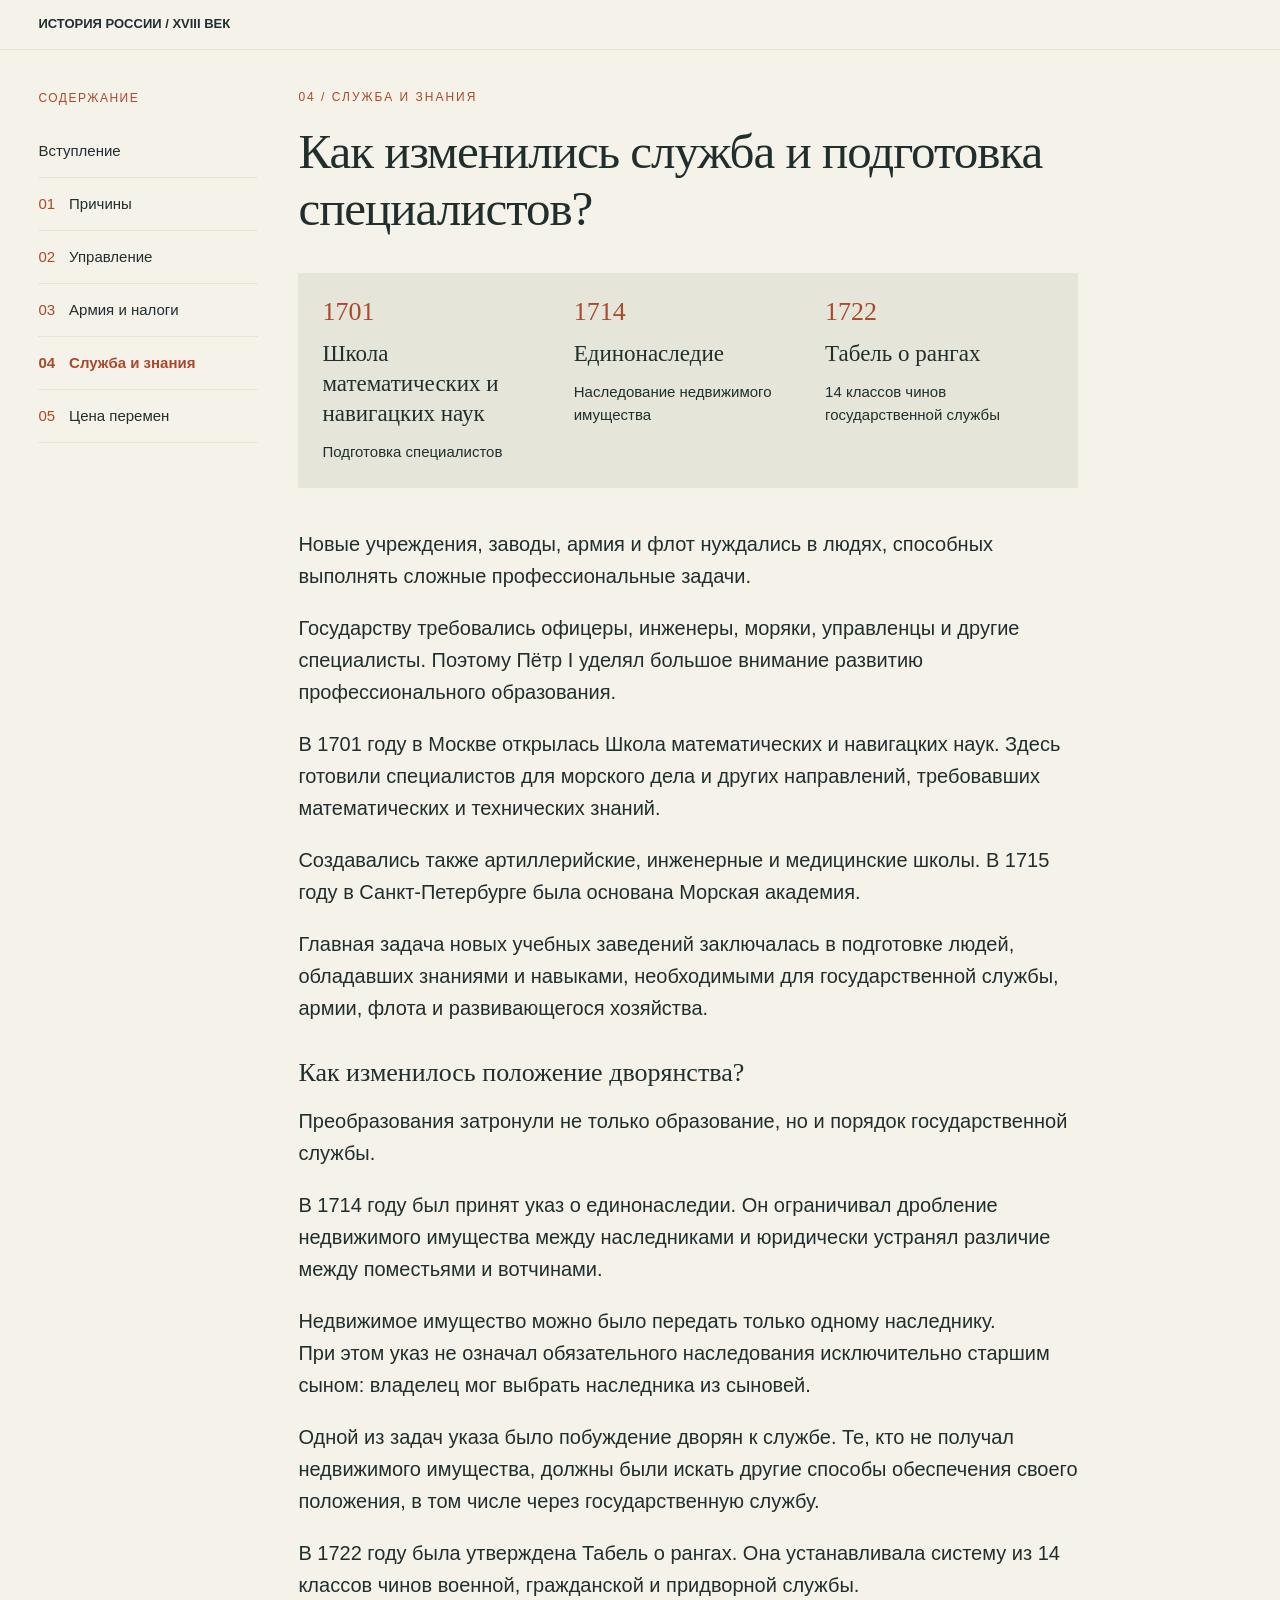
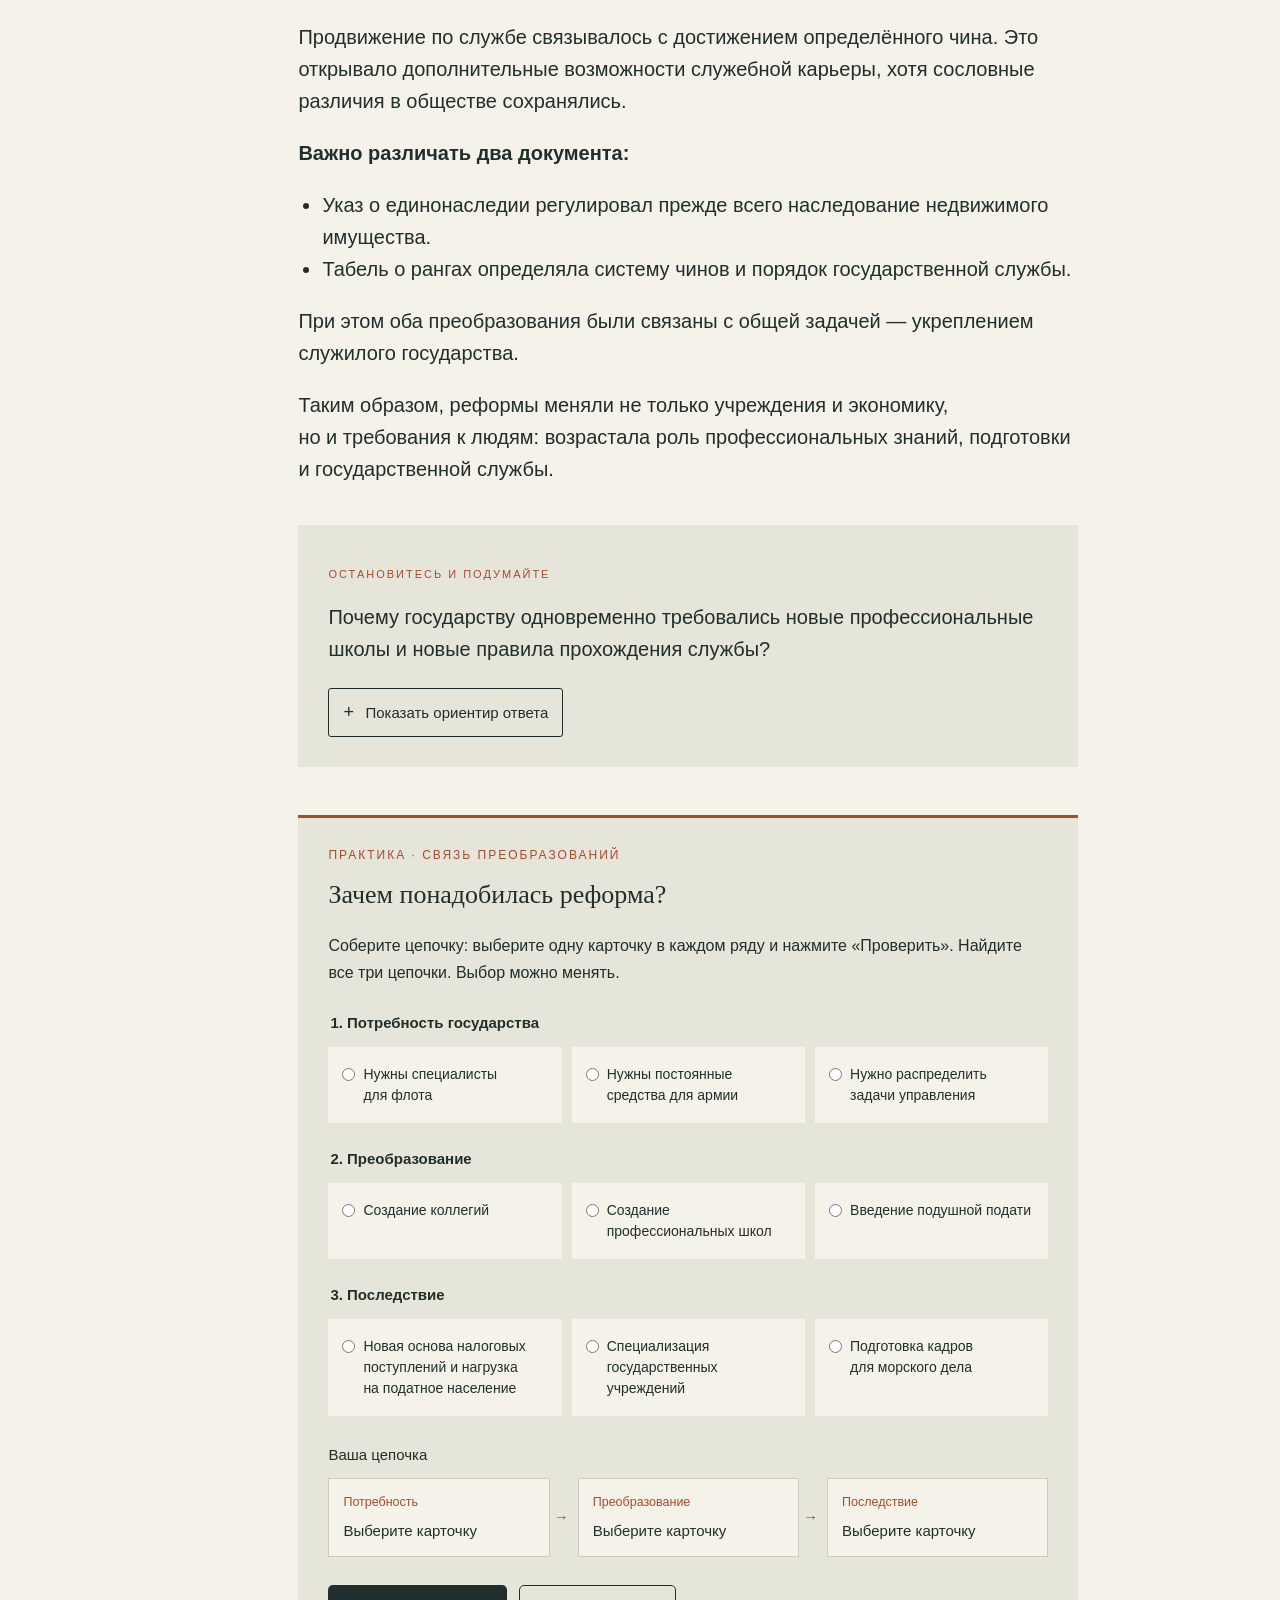
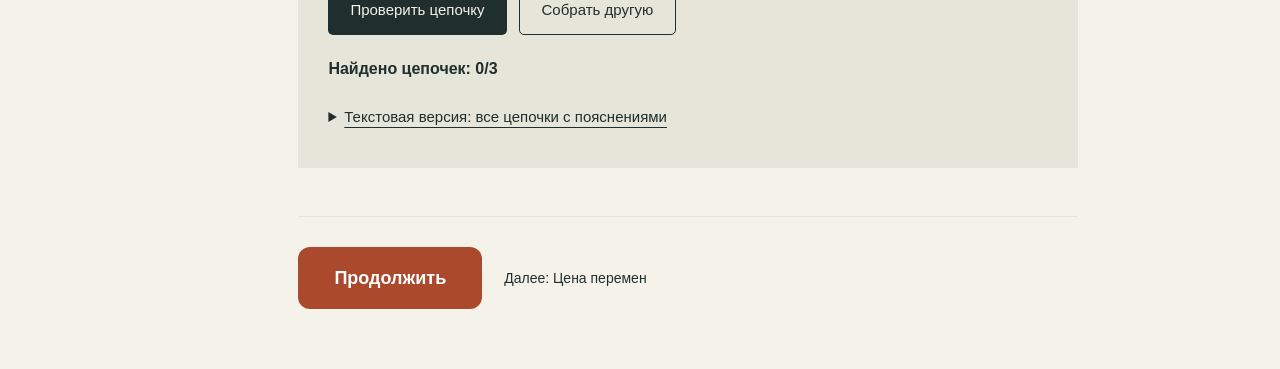
<file: chapter-4.html>
<!doctype html><html lang="ru"><meta charset="utf-8"><meta name="viewport" content="width=device-width,initial-scale=1"><title>Служба и знания — Реформы Петра I</title><style>
*{box-sizing:border-box}html{scroll-behavior:smooth;scroll-padding-top:100px}body{--bg:#f5f2e9;--ink:#202f2d;--accent:#aa492b;--panel:#e6e5d9;--serif:Georgia,serif;margin:0;background:var(--bg);color:var(--ink);font:18px/1.8 Arial,sans-serif}body[data-theme="system"]{--bg:#f3f7fa;--ink:#19334b;--accent:#116f94;--panel:#e0edf2;--serif:Arial,sans-serif}body[data-theme="people"]{--bg:#172d2b;--ink:#edf0df;--accent:#f3bc79;--panel:#263e39;--serif:Georgia,serif}a{color:inherit}button,select{font:inherit;color:inherit;cursor:pointer}button{background:var(--ink);color:var(--bg);border:0;padding:12px 22px;border-radius:5px}button:hover{opacity:.85}a:focus-visible,button:focus-visible,summary:focus-visible,select:focus-visible{outline:3px solid var(--accent);outline-offset:4px}header{position:sticky;top:0;z-index:10;background:var(--bg);border-bottom:1px solid var(--panel);display:flex;justify-content:space-between;gap:20px;padding:14px 5%;font-size:13px;align-items:center}header select{background:var(--bg);border:1px solid var(--ink);padding:7px;max-width:220px}#progress{position:fixed;top:0;left:0;height:3px;background:var(--accent);z-index:20;width:0}.hero{max-width:1200px;margin:auto;padding:85px 7% 70px;position:relative}.eyebrow,.section-no{font:12px Arial;letter-spacing:2px;text-transform:uppercase;color:var(--accent)}h1{font:clamp(54px,7vw,100px)/1.04 var(--serif);letter-spacing:-3px;max-width:850px;margin:30px 0}h1 em{color:var(--accent);font-weight:normal}.dek{max-width:560px;font-size:22px;line-height:1.5}.hero .year{font:clamp(75px,16vw,180px)/1 var(--serif);opacity:.09;position:absolute;right:4%;bottom:30px;pointer-events:none}.start{display:inline-block;margin-top:24px;text-decoration:none;border-bottom:2px solid var(--accent)}.layout{max-width:1200px;margin:auto;display:grid;grid-template-columns:220px minmax(0,1fr);gap:60px;padding:0 40px}nav{position:sticky;top:105px;align-self:start;font-size:13px}nav a{display:block;padding:12px 0;text-decoration:none;border-bottom:1px solid var(--panel)}nav span{color:var(--accent);margin-right:12px}nav a:hover{color:var(--accent)}article{min-width:0;max-width:780px}.intro{border-top:1px solid var(--accent);padding-top:25px}.intro p:first-child{font-size:22px}section{padding-top:85px;margin-bottom:30px}h2{font:clamp(32px,4vw,49px)/1.16 var(--serif);letter-spacing:-1px;margin:20px 0 36px}h3{font:26px/1.3 var(--serif);margin:32px 0 16px}p{margin:0 0 23px}.prose{max-width:680px}.prose strong{font-weight:700}ul{padding-left:24px}.timeline,.compare{display:grid;grid-template-columns:repeat(3,1fr);background:var(--panel);margin:30px 0 40px;padding:28px;gap:24px;font-size:15px;line-height:1.5}.timeline b,.compare b{display:block;color:var(--accent);font:26px var(--serif);margin-bottom:12px}.compare{grid-template-columns:1fr 1fr}.compare h3{margin:0 0 12px}.compare p{margin:0}.flow{display:flex;flex-direction:column;align-items:center;gap:15px;padding:35px;background:var(--panel)}.flow span+span:before{content:'↓';display:block;text-align:center;color:var(--accent)}.caption{font-size:13px;margin-top:10px}.check{background:var(--panel);padding:30px;margin:40px 0}.check>span{font-size:11px;letter-spacing:2px;color:var(--accent)}.check p{margin-top:14px}summary{cursor:pointer;font-size:15px;text-decoration:underline;text-underline-offset:5px}details p{font-size:16px}.tax{padding:30px;background:var(--panel);margin-bottom:35px}.tax h3{margin-top:0}.houses{display:flex;gap:30px;font-size:30px;color:var(--accent);line-height:1.4;margin:25px 0}.tax small{font-size:12px}#taxResult{margin:20px 0}footer{padding:70px 0;font-size:14px;border-top:1px solid var(--panel);margin-top:50px}.finish{font:34px var(--serif)}@media(max-width:800px){header{padding:10px 5%;font-size:10px}header label{font-size:0}header select{font-size:12px}.hero{padding:60px 6%}.layout{display:block;padding:0 6%}nav{position:static;display:flex;overflow:auto;gap:18px;margin-bottom:35px}nav a{white-space:nowrap}h1{letter-spacing:-2px}.timeline{grid-template-columns:1fr}.compare{grid-template-columns:1fr}.hero .year{bottom:0}section{padding-top:55px}}@media(prefers-reduced-motion:reduce){html{scroll-behavior:auto}}

/* First-screen chapter navigation */
.hero{display:grid;grid-template-columns:minmax(0,1fr) 245px;gap:50px;align-items:center;padding:45px 40px 55px;min-height:0}
.hero-copy{position:relative;z-index:1}.hero h1{font-size:clamp(52px,6vw,78px);margin:22px 0;letter-spacing:-2px}.hero .dek{font-size:20px}.hero .start{margin-top:12px}.hero .year{font-size:130px;bottom:10px;right:35px}
.hero-nav{position:relative;top:auto;align-self:center;z-index:1;display:block;font-size:15px;margin:0;padding:22px 0;background:var(--bg)}.hero-nav .eyebrow{margin-bottom:18px;letter-spacing:1.5px}.hero-nav a{padding:14px 0;white-space:normal}.hero-nav span{margin-right:14px}
.layout{display:block;max-width:860px}.layout article{max-width:780px}
@media(max-width:800px){.hero{grid-template-columns:minmax(0,1fr) 210px;gap:24px;padding:30px 6%}.hero h1{font-size:48px}.hero .dek{font-size:17px}.hero-nav{font-size:13px}.hero .year{display:none}}
@media(max-width:560px){.hero{display:flex;flex-direction:column;align-items:stretch;gap:12px;padding-top:24px}.hero h1{font-size:42px;line-height:1.05;margin:14px 0}.hero .dek{font-size:16px;margin-bottom:10px}.hero .start{font-size:15px;margin:0}.hero-nav{width:100%;padding:12px 0;display:grid;grid-template-columns:1fr 1fr;gap:0 18px}.hero-nav .eyebrow{grid-column:1/-1;margin-bottom:6px;font-size:10px}.hero-nav a{padding:8px 0;font-size:12px}.hero-nav span{margin-right:7px}}

/* Compact opening with navigation on the left */
.hero{grid-template-columns:245px minmax(0,1fr);gap:55px;padding-top:40px;padding-bottom:45px}
.hero h1{font-size:clamp(42px,4.6vw,62px);line-height:1.12;letter-spacing:-1.6px;max-width:690px;margin:22px 0}
.hero .dek{max-width:610px;font-size:19px}.hero .year{font-size:100px;bottom:4px;right:30px}
.reform-scheme{margin:28px 0 36px;max-width:680px}.scheme-node{background:var(--panel);padding:22px 26px;border:1px solid color-mix(in srgb,var(--accent) 30%,transparent);text-align:center;border-radius:3px}.scheme-label{display:block;color:var(--accent);font-size:11px;letter-spacing:1.3px;text-transform:uppercase;margin-bottom:9px}.scheme-node strong{font-size:19px;line-height:1.5;display:block}.scheme-arrow{text-align:center;color:var(--accent);font-size:30px;line-height:1.4;padding:5px}.scheme-results{display:grid;grid-template-columns:1fr 1fr;gap:18px}.scheme-results .scheme-node{padding:22px 16px}
@media(max-width:800px){.hero{grid-template-columns:190px minmax(0,1fr);gap:28px}.hero h1{font-size:42px}.hero .dek{font-size:17px}}
@media(max-width:560px){.hero{display:flex;gap:16px}.hero-copy{order:0}.hero-nav{order:1}.hero h1{font-size:37px;letter-spacing:-1px;margin:14px 0}.hero .dek{font-size:16px}.scheme-results{grid-template-columns:1fr}.scheme-node strong{font-size:17px}.scheme-node{padding:20px}}

/* Shared alignment guides for header, opening and article */
body{--page-gutter:clamp(24px,3vw,64px);--reading-left:max(calc(var(--page-gutter) + 260px),calc((100vw - 780px)/2))}
header{padding-left:var(--page-gutter);padding-right:var(--page-gutter)}
.hero{max-width:none;margin:0;padding-left:var(--page-gutter);padding-right:var(--page-gutter);grid-template-columns:calc(var(--reading-left) - var(--page-gutter) - 40px) minmax(0,780px);column-gap:40px;align-items:start}
.hero-nav{width:100%;max-width:245px;align-self:start;padding-top:0}
.hero-copy{min-width:0}.hero-copy>.eyebrow{line-height:1.4}.hero-nav>.eyebrow{line-height:1.4}
.layout{width:auto;max-width:780px;margin-left:var(--reading-left);margin-right:var(--page-gutter);padding-left:0;padding-right:0}
.layout article{width:100%;max-width:780px}
@media(max-width:900px){body{--reading-left:calc(var(--page-gutter) + 220px)}.hero{grid-template-columns:180px minmax(0,1fr)}.hero-nav{font-size:13px}.hero h1{font-size:40px}}
@media(max-width:650px){body{--reading-left:var(--page-gutter)}.hero{display:flex;flex-direction:column;padding-left:var(--page-gutter);padding-right:var(--page-gutter);gap:20px}.hero-copy{order:0}.hero-nav{order:1;max-width:none;display:grid;grid-template-columns:1fr 1fr;gap:0 18px}.hero-nav .eyebrow{grid-column:1/-1}.hero-nav a{padding:8px 0;font-size:12px}.layout{margin-left:var(--page-gutter);margin-right:var(--page-gutter)}.hero h1{font-size:37px}}

/* Side-by-side tax explanation, placed after the definition */
.tax-explainer{margin:32px 0 36px;padding:28px;background:var(--panel)}.tax-explainer>h3{margin-top:0}.tax-explainer>p{font-size:16px;line-height:1.7}.tax-comparison{display:grid;grid-template-columns:1fr 1fr;gap:18px}.tax-panel{padding:22px 18px;background:var(--bg);min-width:0}.tax-panel h4{font:25px/1.2 var(--serif);margin:12px 0 24px}.tax-panel p{font-size:15px;line-height:1.6;margin-bottom:0}.yard-pair{display:flex;gap:12px;align-items:stretch;min-height:100px}.yard{flex:1;display:flex;flex-direction:column;justify-content:space-between;align-items:center;text-align:center;gap:12px;font-size:11px;line-height:1.4}.house-icon{color:var(--accent);font-size:42px;line-height:1}.people-icons{color:var(--accent);font-size:16px;line-height:1.5;max-width:75px}.tax-panel .tax-total{font-size:19px;margin:24px 0 12px;padding-top:14px;border-top:1px solid var(--panel)}.tax-total strong{display:block;font-size:26px;color:var(--accent)}.tax-explainer figcaption{font-size:14px;line-height:1.7;margin-top:24px}@media(max-width:650px){.tax-explainer{padding:20px}.tax-comparison{grid-template-columns:1fr}.yard-pair{min-height:80px}}

.people-icons{display:flex;justify-content:center;align-items:center;gap:3px;max-width:none;min-height:48px;flex-wrap:nowrap}.person-icon{display:block;width:16px;height:36px;fill:currentColor;flex:0 0 16px}

.activity{margin:48px 0;padding:30px;background:var(--panel);border-top:3px solid var(--accent)}.activity h3{margin:16px 0 20px}.activity p{font-size:16px;line-height:1.7}.activity fieldset{border:0;margin:24px 0;padding:0;min-width:0}.activity legend{font-size:15px;font-weight:bold;margin-bottom:12px}.choice-row{display:grid;grid-template-columns:repeat(3,minmax(0,1fr));gap:10px}.choice{display:flex;align-items:flex-start;gap:8px;background:var(--bg);padding:15px 12px;border:2px solid transparent;cursor:pointer;font-size:14px;line-height:1.5}.choice input{margin:4px 0;flex-shrink:0;accent-color:var(--accent)}.choice:has(input:checked){border-color:var(--accent)}.choice:has(input:focus-visible){outline:3px solid var(--ink);outline-offset:3px}.activity-actions{display:flex;gap:12px;flex-wrap:wrap}.activity button{font-size:15px}.activity .secondary{background:transparent;color:var(--ink);border:1px solid var(--ink)}.feedback:not(:empty){padding:18px 0;font-size:16px}.feedback a{display:block;margin-top:8px}.activity-count{font-weight:bold;margin-top:20px}.activity details{margin-top:22px}.activity details p{margin-top:15px}.activity select{width:100%;padding:12px;background:var(--bg);border:1px solid var(--ink);font-size:17px}.reform-label,.reflection-label{display:block;font-weight:bold;margin:24px 0 12px;font-size:16px}.side-row{display:flex;gap:12px;flex-wrap:wrap}.side-row label{padding:10px;background:var(--bg);font-size:14px;cursor:pointer}.side-row input{accent-color:var(--accent);margin-right:8px}.view-panel{background:var(--bg);padding:22px}.view-panel h4{font:24px var(--serif);margin:0 0 20px}.view-panel dt{color:var(--accent);font-size:12px;text-transform:uppercase;letter-spacing:1px}.view-panel dd{margin:6px 0 18px;font-size:16px;line-height:1.6}.activity textarea{width:100%;box-sizing:border-box;padding:14px;font:16px/1.6 Arial,sans-serif;background:var(--bg);color:var(--ink);border:1px solid var(--ink);resize:vertical}.activity .input-note{font-size:13px}.activity input:focus-visible,.activity textarea:focus-visible{outline:3px solid var(--accent);outline-offset:3px}@media(max-width:650px){.activity{padding:20px}.choice-row{grid-template-columns:1fr}.choice{padding:12px}.side-row{flex-direction:column}}

.answer-pair{display:grid;grid-template-columns:1fr 1fr;gap:18px;align-items:start}.answer-label{display:block;font-size:15px;font-weight:bold;margin-bottom:10px}.answer-pair textarea{min-height:180px}@media(max-width:650px){.answer-pair{grid-template-columns:1fr}}

.government-change{margin:30px 0 40px}.government-table table{width:100%;border-collapse:collapse;table-layout:fixed;font-size:16px;line-height:1.65}.government-table th{text-align:left;vertical-align:top;background:var(--panel);padding:20px 22px;font:28px/1.2 var(--serif);width:50%}.government-table th span{display:block;font:14px/1.5 Arial,sans-serif;margin-top:8px;color:var(--accent)}.government-table td{vertical-align:top;padding:20px 22px;border-bottom:1px solid var(--panel)}.government-table th+th,.government-table td+td{border-left:1px solid var(--panel)}.government-table td strong{display:block;font-size:13px;color:var(--accent);margin-bottom:8px}.government-change figcaption{background:var(--panel);padding:20px 22px;margin-top:20px;font-size:16px;line-height:1.7}@media(max-width:560px){.government-table th{padding:14px 10px;font-size:25px}.government-table td{padding:16px 10px;font-size:14px}.government-table th span{font-size:12px}.government-change figcaption{padding:18px;font-size:15px}}

/* Persistent contents and a single width for prose and visual blocks */
body{--header-height:57px}
.prose,.reform-scheme{width:100%;max-width:100%}
.hero .hero-nav{position:fixed;left:var(--page-gutter);top:calc(var(--header-height) + 40px);width:calc(var(--reading-left) - var(--page-gutter) - 40px);max-width:245px;max-height:calc(100dvh - var(--header-height) - 65px);overflow-y:auto;padding:0;margin:0;z-index:9;display:block;background:var(--bg)}
.hero-copy{grid-column:2}.contents-toggle{display:none}.hero-nav a[aria-current="location"]{color:var(--accent);font-weight:bold}.hero-nav .contents-title{margin-bottom:18px}
@media(max-width:650px){.hero .hero-nav{top:var(--header-height);left:0;width:100%;max-width:none;max-height:calc(100dvh - var(--header-height));padding:10px var(--page-gutter);border-bottom:1px solid var(--panel);overflow-y:auto}.contents-title{display:none}.contents-toggle{display:flex;justify-content:space-between;align-items:center;width:100%;padding:8px 0;background:var(--bg);color:var(--ink);font-size:14px;border-radius:0}.hero-nav #contents-links{display:none}.hero-nav.menu-open #contents-links{display:block;padding:5px 0 12px}.hero .hero-nav a{font-size:14px;padding:12px 0}.hero{padding-top:90px}.hero-copy{order:0}html{scroll-padding-top:calc(var(--header-height) + 80px)}}

/* One connector for each outcome */
.scheme-results{padding-top:56px}.scheme-results>.scheme-node{position:relative}.scheme-results>.scheme-node::before{content:'↓';position:absolute;left:50%;top:-54px;transform:translateX(-50%);color:var(--accent);font-size:30px;line-height:44px;font-weight:normal}
@media(max-width:560px){.scheme-results{row-gap:56px}}

.page-next{display:flex;align-items:center;gap:22px;flex-wrap:wrap;margin:48px 0 60px;padding-top:30px;border-top:1px solid var(--panel)}.continue-button{display:inline-block;padding:17px 36px;background:var(--accent);color:#fff;text-decoration:none;border-radius:12px;font-size:18px;font-weight:bold}.continue-button:hover{filter:brightness(.92)}.next-label{font-size:14px;line-height:1.6}.chapter-page .hero{display:block;padding:0;margin:0;min-height:0}.chapter-page article>section{padding-top:40px;margin-bottom:0}.hero-nav a[aria-current="page"]{color:var(--accent);font-weight:bold}.chapter-counter{font-size:13px;color:var(--accent);margin-bottom:20px}.back-to-intro{display:block;font-size:12px;margin-top:22px}@media(max-width:650px){.chapter-page article>section{padding-top:100px}.page-next{gap:16px}.continue-button{padding:15px 30px}}
</style><link rel="stylesheet" href="assets/improvements.css"><body data-theme="journal" class="chapter-page"><div id="progress"></div><header><b>ИСТОРИЯ РОССИИ / XVIII ВЕК</b></header><div class="hero"><nav class="hero-nav" aria-label="Содержание"><div class="eyebrow contents-title">Содержание</div><button class="contents-toggle" type="button" aria-expanded="false" aria-controls="contents-links">Содержание <span aria-hidden="true">☰</span></button><div id="contents-links"><a href="index.html">Вступление</a><a href="chapter-1.html"><span>01</span>Причины</a><a href="chapter-2.html"><span>02</span>Управление</a><a href="chapter-3.html"><span>03</span>Армия и налоги</a><a href="chapter-4.html" aria-current="page"><span>04</span>Служба и знания</a><a href="chapter-5.html"><span>05</span>Цена перемен</a></div></nav></div><div class="layout"><article><section id="s3"><div class="section-no">04 / Служба и знания</div><h2>Как изменились служба и подготовка специалистов?</h2><div class="compare education-milestones"><div><b>1701</b><h3>Школа математических и навигацких наук</h3><p>Подготовка специалистов</p></div><div><b>1714</b><h3>Единонаследие</h3><p>Наследование недвижимого имущества</p></div><div><b>1722</b><h3>Табель о рангах</h3><p>14 классов чинов государственной службы</p></div></div><div class="prose"><p>Новые учреждения, заводы, армия и флот нуждались в людях, способных выполнять сложные профессиональные задачи.</p><p>Государству требовались офицеры, инженеры, моряки, управленцы и другие специалисты. Поэтому Пётр I уделял большое внимание развитию профессионального образования.</p><p>В 1701 году в Москве открылась Школа математических и навигацких наук. Здесь готовили специалистов для морского дела и других направлений, требовавших математических и технических знаний.</p><p>Создавались также артиллерийские, инженерные и медицинские школы. В 1715 году в Санкт-Петербурге была основана Морская академия.</p><p>Главная задача новых учебных заведений заключалась в подготовке людей, обладавших знаниями и навыками, необходимыми для государственной службы, армии, флота и развивающегося хозяйства.</p><h3>Как изменилось положение дворянства?</h3><p>Преобразования затронули не только образование, но и порядок государственной службы.</p><p>В 1714 году был принят указ о единонаследии. Он ограничивал дробление недвижимого имущества между наследниками и юридически устранял различие между поместьями и вотчинами.</p><p>Недвижимое имущество можно было передать только одному наследнику. При этом указ не означал обязательного наследования исключительно старшим сыном: владелец мог выбрать наследника из сыновей.</p><p>Одной из задач указа было побуждение дворян к службе. Те, кто не получал недвижимого имущества, должны были искать другие способы обеспечения своего положения, в том числе через государственную службу.</p><p>В 1722 году была утверждена Табель о рангах. Она устанавливала систему из 14 классов чинов военной, гражданской и придворной службы.</p><p>Продвижение по службе связывалось с достижением определённого чина. Это открывало дополнительные возможности служебной карьеры, хотя сословные различия в обществе сохранялись.</p><p><strong>Важно различать два документа:</strong></p><ul><li>Указ о единонаследии регулировал прежде всего наследование недвижимого имущества.</li><li>Табель о рангах определяла систему чинов и порядок государственной службы.</li></ul><p>При этом оба преобразования были связаны с общей задачей — укреплением служилого государства.</p><p>Таким образом, реформы меняли не только учреждения и экономику, но и требования к людям: возрастала роль профессиональных знаний, подготовки и государственной службы.</p></div><aside class="check"><span>ОСТАНОВИТЕСЬ И ПОДУМАЙТЕ</span><p>Почему государству одновременно требовались новые профессиональные школы и новые правила прохождения службы?</p><details><summary class="answer-toggle">Показать ориентир ответа</summary><p>Школы готовили специалистов, а правила службы определяли их место и продвижение в государственной системе.</p></details></aside><div class="activity" id="chain-activity"><div class="eyebrow">Практика · связь преобразований</div><h3>Зачем понадобилась реформа?</h3><p>Соберите цепочку: выберите одну карточку в каждом ряду и нажмите «Проверить». Найдите все три цепочки. Выбор можно менять.</p><form id="chain-form"><fieldset><legend>1. Потребность государства</legend><div class="choice-row"><label class="choice"><input type="radio" name="need" value="schools"><span>Нужны специалисты для флота</span></label><label class="choice"><input type="radio" name="need" value="tax"><span>Нужны постоянные средства для армии</span></label><label class="choice"><input type="radio" name="need" value="boards"><span>Нужно распределить задачи управления</span></label></div></fieldset><fieldset><legend>2. Преобразование</legend><div class="choice-row"><label class="choice"><input type="radio" name="reform" value="boards"><span>Создание коллегий</span></label><label class="choice"><input type="radio" name="reform" value="schools"><span>Создание профессиональных школ</span></label><label class="choice"><input type="radio" name="reform" value="tax"><span>Введение подушной подати</span></label></div></fieldset><fieldset><legend>3. Последствие</legend><div class="choice-row"><label class="choice"><input type="radio" name="result" value="tax"><span>Новая основа налоговых поступлений и нагрузка на податное население</span></label><label class="choice"><input type="radio" name="result" value="boards"><span>Специализация государственных учреждений</span></label><label class="choice"><input type="radio" name="result" value="schools"><span>Подготовка кадров для морского дела</span></label></div></fieldset><div id="selected-chain" class="selected-chain" role="status" aria-live="polite" aria-atomic="true"></div><div class="activity-actions"><button type="submit">Проверить цепочку</button><button type="button" id="chain-clear" class="secondary">Собрать другую</button></div></form><div id="chain-feedback" class="feedback" role="status" aria-live="polite"></div><p id="chain-score" class="activity-count" role="status" aria-live="polite">Найдено цепочек: 0/3</p><details><summary>Текстовая версия: все цепочки с пояснениями</summary><p><strong>Нужны специалисты для флота; Создание профессиональных школ; Подготовка кадров для морского дела.</strong><br>Кораблям нужны подготовленные моряки и офицеры. Профессиональные школы давали необходимые знания и навыки.</p><p><strong>Нужны постоянные средства для армии; Введение подушной подати; Новая основа налоговых поступлений и нагрузка на податное население.</strong><br>Подушная подать меняла принцип налогового учёта. Государство получало основу для сбора средств, а податное население несло финансовую нагрузку.</p><p><strong>Нужно распределить задачи управления; Создание коллегий; Специализация государственных учреждений.</strong><br>Коллегии отвечали за отдельные направления. Это помогало распределять задачи, сохраняя подчинение монарху.</p></details></div></section><div class="page-next"><a class="continue-button" href="chapter-5.html">Продолжить</a><span class="next-label">Далее: Цена перемен</span></div></article></div><script>
function progress(){const d=document.documentElement;document.getElementById('progress').style.width=(d.scrollHeight>d.clientHeight?d.scrollTop/(d.scrollHeight-d.clientHeight)*100:100)+'%'}addEventListener('scroll',progress,{passive:true});addEventListener('resize',progress);progress();
const chains=[{"id": "schools", "need": "Нужны специалисты для флота", "reform": "Создание профессиональных школ", "result": "Подготовка кадров для морского дела", "why": "Кораблям нужны подготовленные моряки и офицеры. Профессиональные школы давали необходимые знания и навыки.", "hint": "Подумайте, какое преобразование помогает людям получить профессиональные знания.", "link": "s3"}, {"id": "tax", "need": "Нужны постоянные средства для армии", "reform": "Введение подушной подати", "result": "Новая основа налоговых поступлений и нагрузка на податное население", "why": "Подушная подать меняла принцип налогового учёта. Государство получало основу для сбора средств, а податное население несло финансовую нагрузку.", "hint": "Найдите преобразование, которое меняло сбор налогов. Его последствия затрагивали и казну, и податное население.", "link": "s2"}, {"id": "boards", "need": "Нужно распределить задачи управления", "reform": "Создание коллегий", "result": "Специализация государственных учреждений", "why": "Коллегии отвечали за отдельные направления. Это помогало распределять задачи, сохраняя подчинение монарху.", "hint": "Ищите учреждения, каждое из которых отвечало за своё направление работы.", "link": "s1"}], views=[{"title": "Подушная подать", "sides": [{"name": "Для государства", "task": "Обеспечить постоянные средства для содержания армии и государственных учреждений.", "change": "Вместо двора единицей налогового учёта стал учтённый мужчина податного населения.", "effect": "Расширение налоговой базы и возможность планировать поступления."}, {"name": "Для податного населения", "task": "Выполнять налоговые обязанности перед государством.", "change": "Налоговую обязанность определяли по числу учтённых мужчин, а не дворов.", "effect": "Дополнительная финансовая нагрузка."}], "answer": "Для государства подушная подать была способом обеспечить поступления, для податного населения — обязательным платежом. Оценки различаются, потому что стороны испытывали разные последствия одной реформы."}, {"title": "Табель о рангах", "sides": [{"name": "Для государства", "task": "Упорядочить государственную службу.", "change": "Введена система из 14 классов чинов военной, гражданской и придворной службы.", "effect": "Единая система чинов для организации службы."}, {"name": "Для дворянства и служащих", "task": "Определять своё положение и продвигаться по службе.", "change": "Служебное продвижение связывалось с достижением определённого чина.", "effect": "Возможности карьеры при сохранении обязанности государственной службы и сословных различий."}], "answer": "Государство получало систему организации службы, дворянство и служащие — правила карьеры, возможности и обязанности. Поэтому государственный результат и личные последствия не совпадают полностью."}, {"title": "Указ о единонаследии", "sides": [{"name": "Для государства", "task": "Ограничить дробление недвижимого имущества и побуждать дворян к службе.", "change": "Недвижимое имущество передавалось одному наследнику; различие между поместьями и вотчинами юридически устранялось.", "effect": "Сохранение имущества неделимым и усиление стимулов к службе."}, {"name": "Для дворянских семей", "task": "Обеспечить положение наследников.", "change": "Недвижимое имущество получал один наследник, а не все дети.", "effect": "Одни сохраняли имущество, другим приходилось искать иные способы обеспечения своего положения, в том числе через службу."}], "answer": "Государство стремилось сохранить имущество неделимым и стимулировать службу. В семье последствия различались даже между наследниками: один получал недвижимость, остальные искали другие способы обеспечить себя."}];const found=new Set();
if(document.getElementById('chain-form')){
const chainForm=document.getElementById('chain-form'),feedback=document.getElementById('chain-feedback');
function assessChain(need,reform,result){if(!need||!reform||!result)return {kind:'missing',message:'Выберите по одной карточке в каждом из трёх рядов.'};const d=chains.find(x=>x.id===need);if(need===reform&&need===result)return {kind:'correct',data:d};return {kind:'wrong',data:d,message:need===reform?'Потребность и преобразование связаны верно. Подумайте, к какому последствию ведёт выбранная реформа.':d.hint};}
chainForm.addEventListener('submit',e=>{e.preventDefault();const f=new FormData(chainForm);const r=assessChain(f.get('need'),f.get('reform'),f.get('result'));feedback.replaceChildren();if(r.kind==='correct'){const repeat=found.has(r.data.id);found.add(r.data.id);feedback.textContent=(repeat?'Эта цепочка уже найдена. ':'Верно! ')+r.data.why;document.getElementById('chain-score').textContent='Найдено цепочек: '+found.size+'/3'+(found.size===3?'. Все три цепочки найдены. Вы связали потребности, реформы и последствия. Можно продолжить чтение.':'');}else{feedback.textContent=r.message;if(r.data){const a=document.createElement('a');a.href='chapter-'+(Number(r.data.link.slice(1))+1)+'.html#'+r.data.link;a.textContent='Вернуться к объяснению в лекции';feedback.append(a);}}});
document.getElementById('chain-clear').addEventListener('click',()=>{chainForm.reset();feedback.textContent='Выбор очищен. Соберите другую цепочку; найденные ответы учтены.';chainForm.querySelector('input').focus();});
}
if(document.getElementById('reform-select')){
const reformSelect=document.getElementById('reform-select');
function renderView(){const d=views[Number(reformSelect.value)],side=Number(document.querySelector('input[name="side"]:checked').value),v=d.sides[side];d.sides.forEach((x,i)=>document.getElementById('side-name-'+i).textContent=x.name);const panel=document.getElementById('view-panel');panel.replaceChildren();const h=document.createElement('h4');h.textContent=v.name;panel.append(h);const dl=document.createElement('dl');[['Задача',v.task],['Изменение',v.change],['Последствие',v.effect]].forEach(([label,value])=>{const dt=document.createElement('dt'),dd=document.createElement('dd');dt.textContent=label;dd.textContent=value;dl.append(dt,dd)});panel.append(dl);document.getElementById('comparison-model').textContent=d.answer;document.getElementById('answer-other-label').textContent=d.sides[1].name;}
reformSelect.addEventListener('change',()=>{document.getElementById('comparison-example').open=false;renderView()});document.querySelectorAll('input[name="side"]').forEach(x=>x.addEventListener('change',renderView));renderView();

}
const contentsNav=document.querySelector('.hero-nav');
const contentsToggle=document.querySelector('.contents-toggle');
function closeContents(){contentsNav.classList.remove('menu-open');contentsToggle.setAttribute('aria-expanded','false')}
contentsToggle.addEventListener('click',()=>{const open=contentsToggle.getAttribute('aria-expanded')!=='true';contentsToggle.setAttribute('aria-expanded',String(open));contentsNav.classList.toggle('menu-open',open)});
contentsNav.addEventListener('keydown',e=>{if(e.key==='Escape'){closeContents();contentsToggle.focus()}});
contentsNav.querySelectorAll('a').forEach(a=>a.addEventListener('click',closeContents));
const pageHeader=document.querySelector('header');
function syncHeaderHeight(){document.body.style.setProperty('--header-height',pageHeader.getBoundingClientRect().height+'px')}
new ResizeObserver(syncHeaderHeight).observe(pageHeader);syncHeaderHeight();
</script><script src="assets/improvements.js"></script></body></html>
</file>
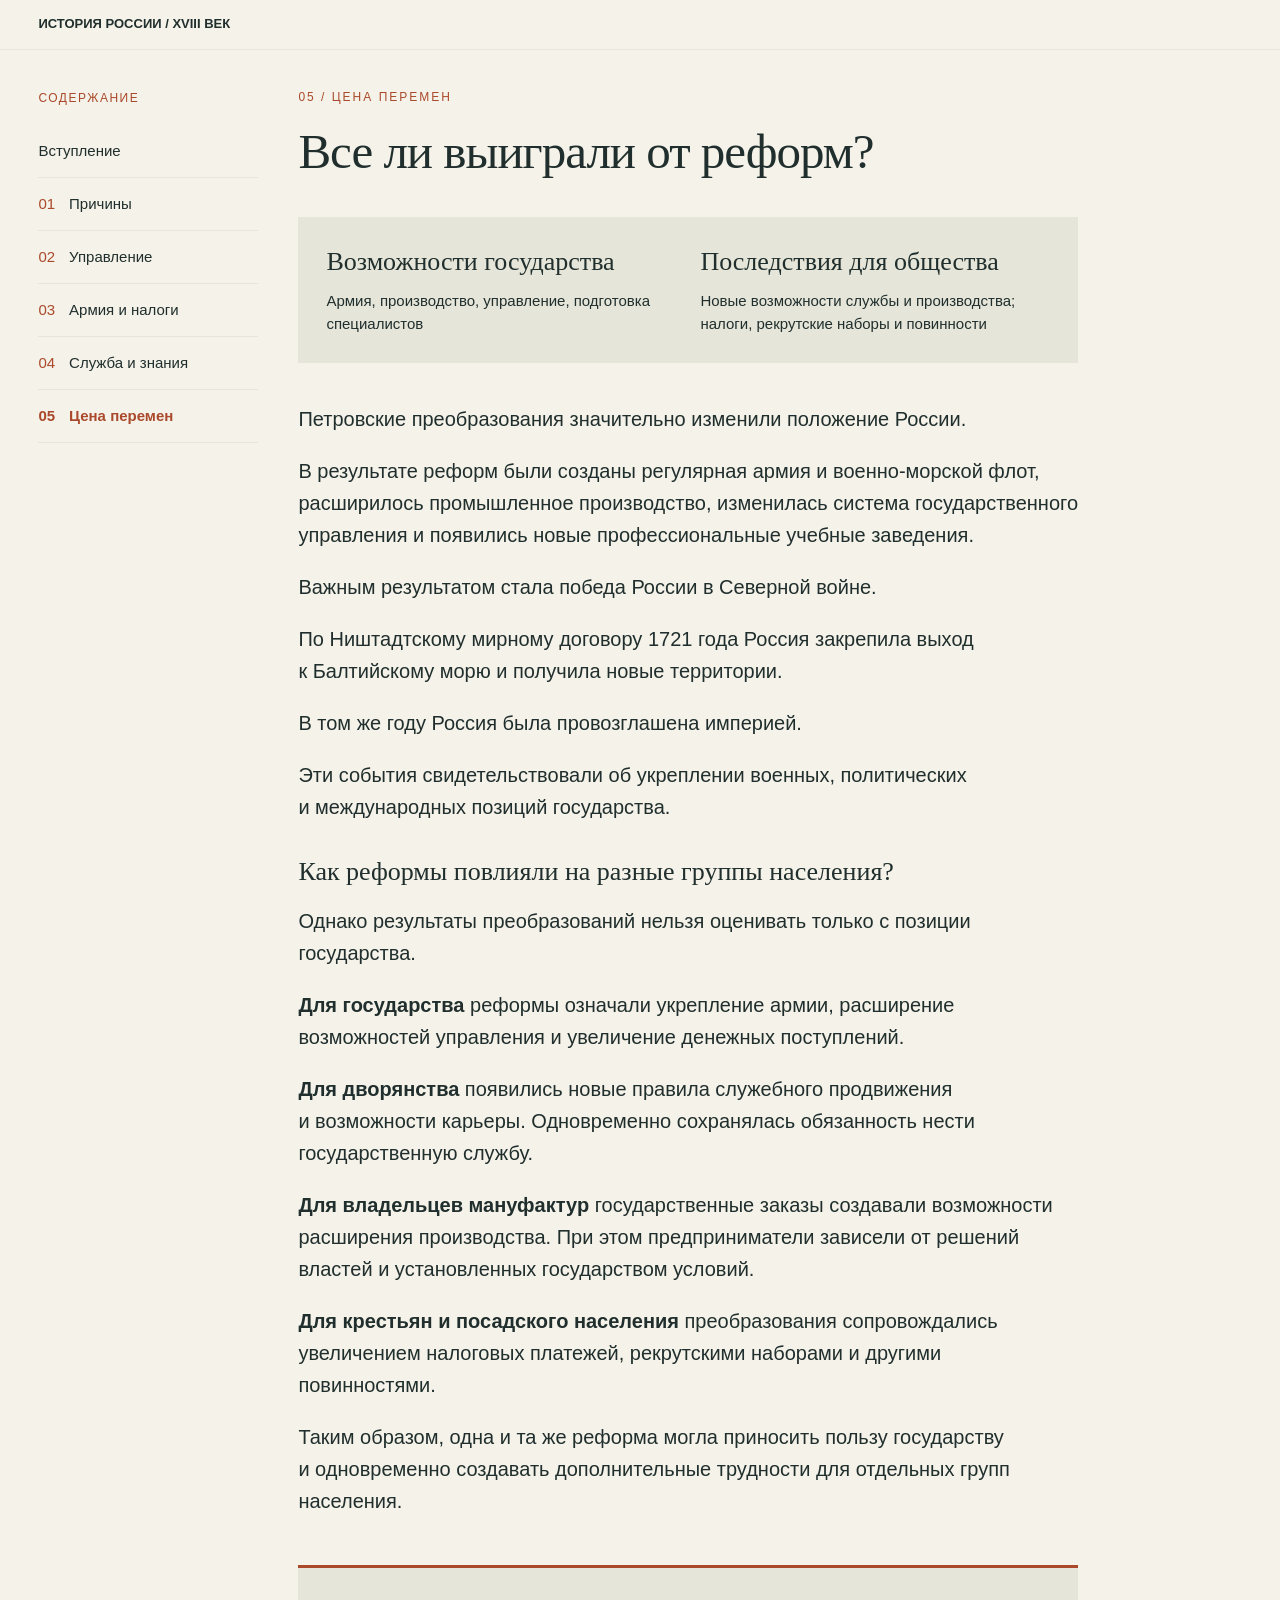
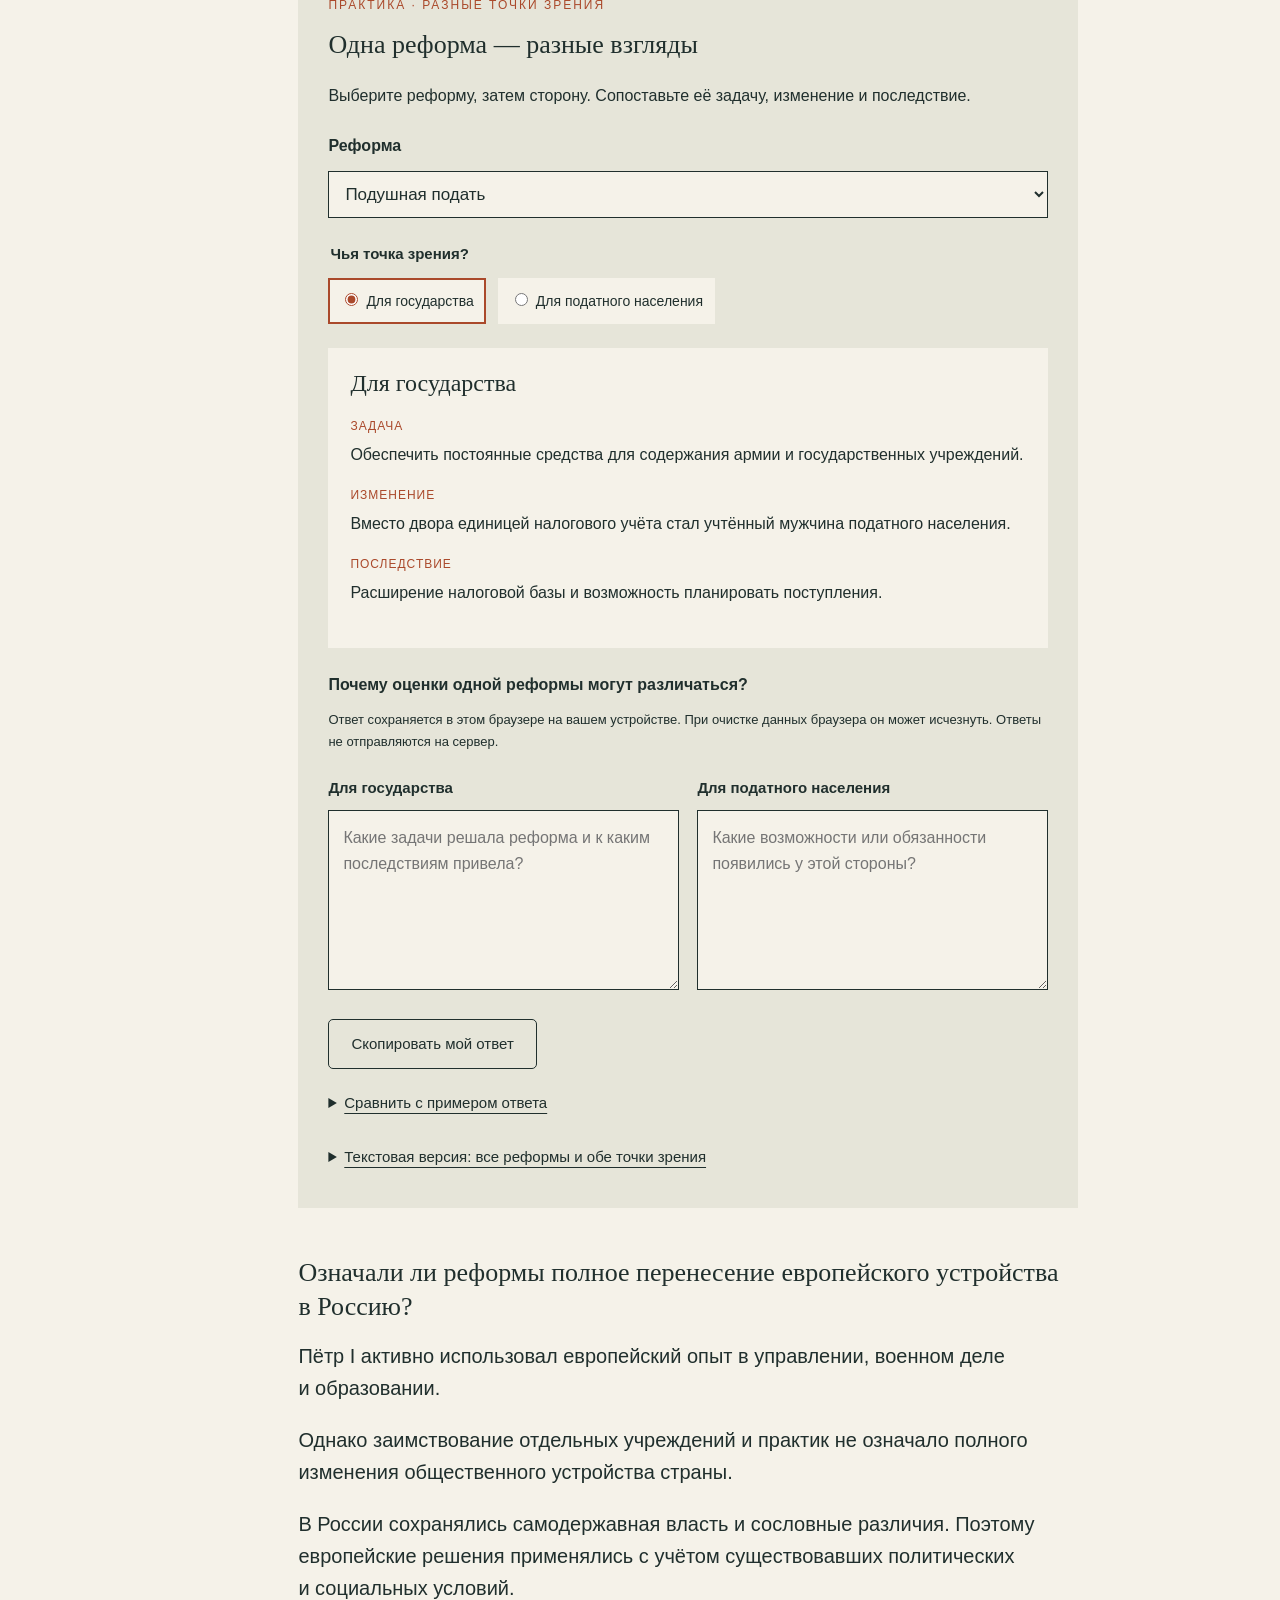
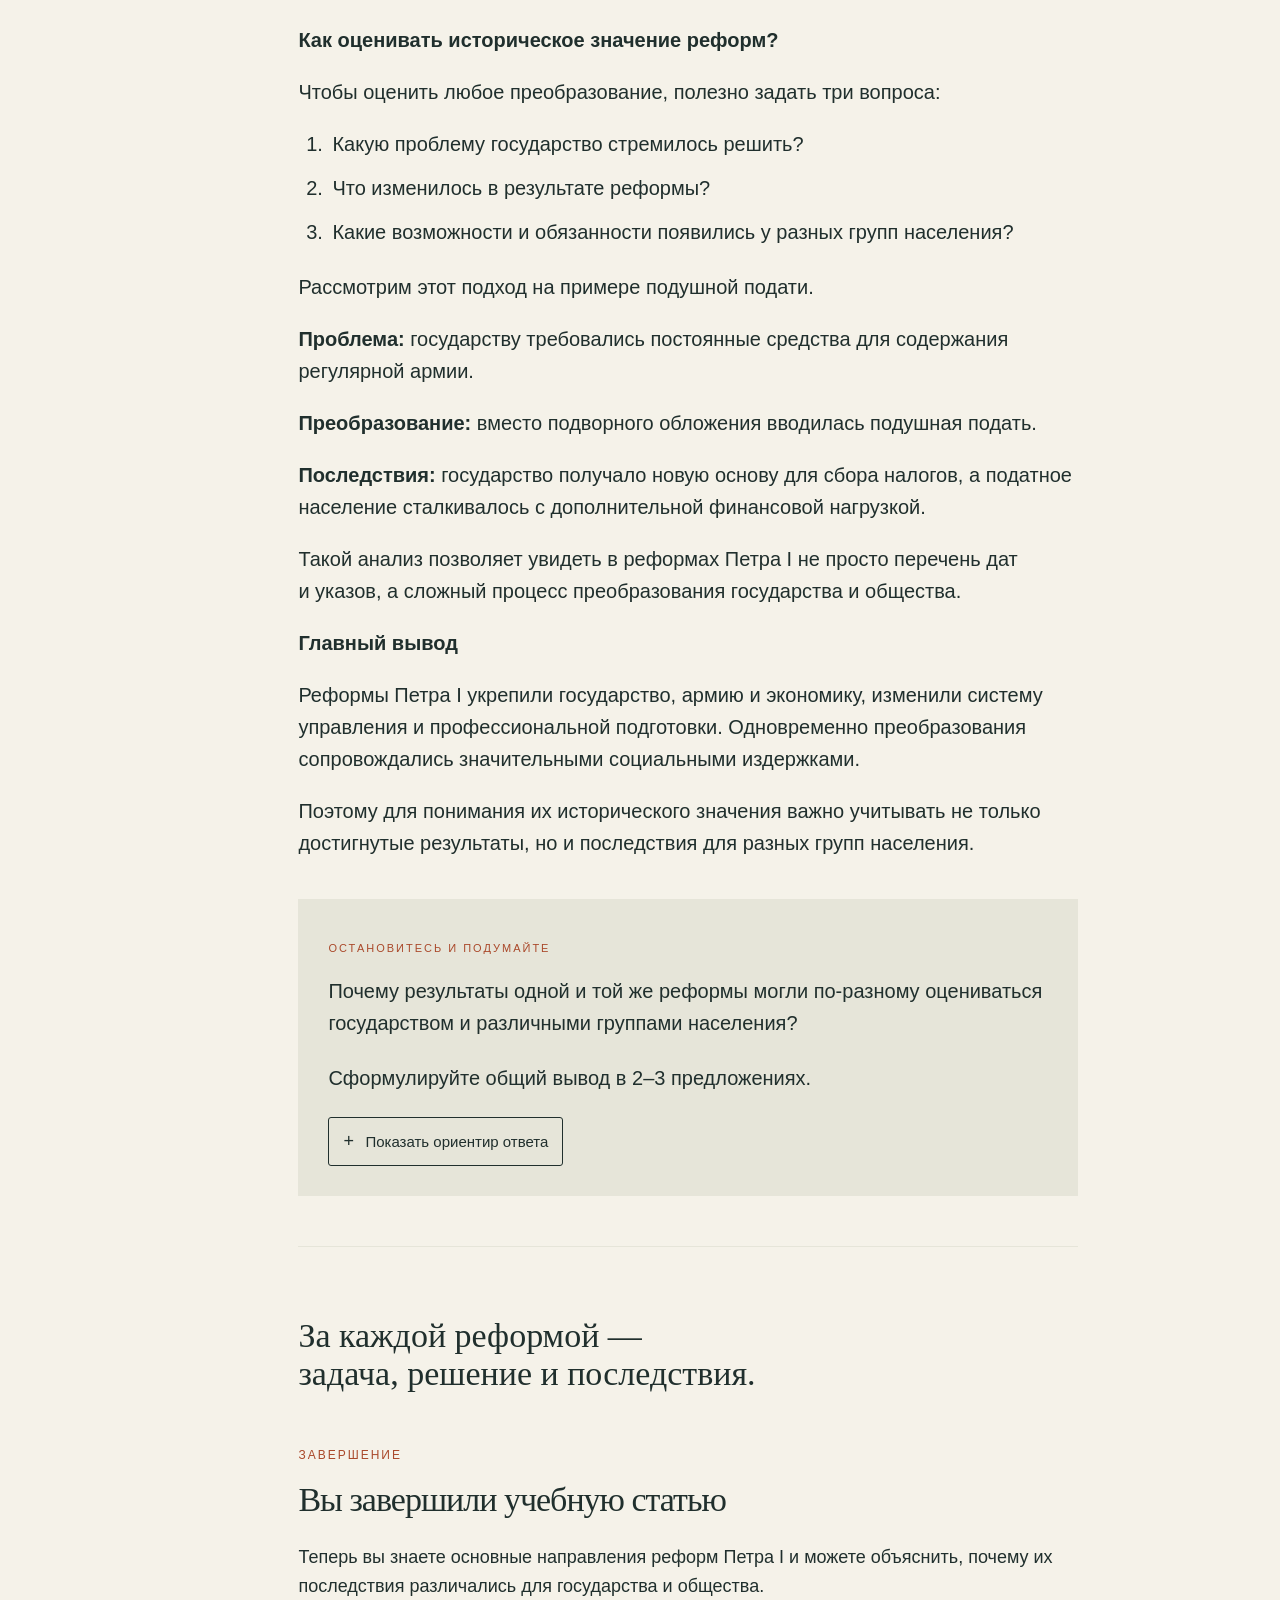
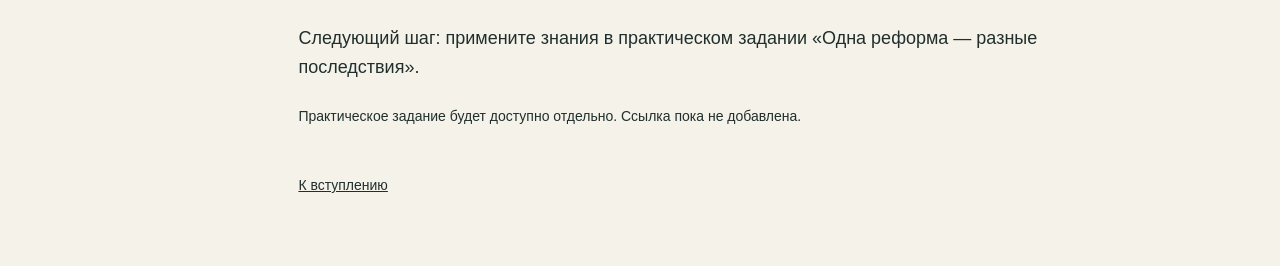
<file: chapter-5.html>
<!doctype html><html lang="ru"><meta charset="utf-8"><meta name="viewport" content="width=device-width,initial-scale=1"><title>Цена перемен — Реформы Петра I</title><style>
*{box-sizing:border-box}html{scroll-behavior:smooth;scroll-padding-top:100px}body{--bg:#f5f2e9;--ink:#202f2d;--accent:#aa492b;--panel:#e6e5d9;--serif:Georgia,serif;margin:0;background:var(--bg);color:var(--ink);font:18px/1.8 Arial,sans-serif}body[data-theme="system"]{--bg:#f3f7fa;--ink:#19334b;--accent:#116f94;--panel:#e0edf2;--serif:Arial,sans-serif}body[data-theme="people"]{--bg:#172d2b;--ink:#edf0df;--accent:#f3bc79;--panel:#263e39;--serif:Georgia,serif}a{color:inherit}button,select{font:inherit;color:inherit;cursor:pointer}button{background:var(--ink);color:var(--bg);border:0;padding:12px 22px;border-radius:5px}button:hover{opacity:.85}a:focus-visible,button:focus-visible,summary:focus-visible,select:focus-visible{outline:3px solid var(--accent);outline-offset:4px}header{position:sticky;top:0;z-index:10;background:var(--bg);border-bottom:1px solid var(--panel);display:flex;justify-content:space-between;gap:20px;padding:14px 5%;font-size:13px;align-items:center}header select{background:var(--bg);border:1px solid var(--ink);padding:7px;max-width:220px}#progress{position:fixed;top:0;left:0;height:3px;background:var(--accent);z-index:20;width:0}.hero{max-width:1200px;margin:auto;padding:85px 7% 70px;position:relative}.eyebrow,.section-no{font:12px Arial;letter-spacing:2px;text-transform:uppercase;color:var(--accent)}h1{font:clamp(54px,7vw,100px)/1.04 var(--serif);letter-spacing:-3px;max-width:850px;margin:30px 0}h1 em{color:var(--accent);font-weight:normal}.dek{max-width:560px;font-size:22px;line-height:1.5}.hero .year{font:clamp(75px,16vw,180px)/1 var(--serif);opacity:.09;position:absolute;right:4%;bottom:30px;pointer-events:none}.start{display:inline-block;margin-top:24px;text-decoration:none;border-bottom:2px solid var(--accent)}.layout{max-width:1200px;margin:auto;display:grid;grid-template-columns:220px minmax(0,1fr);gap:60px;padding:0 40px}nav{position:sticky;top:105px;align-self:start;font-size:13px}nav a{display:block;padding:12px 0;text-decoration:none;border-bottom:1px solid var(--panel)}nav span{color:var(--accent);margin-right:12px}nav a:hover{color:var(--accent)}article{min-width:0;max-width:780px}.intro{border-top:1px solid var(--accent);padding-top:25px}.intro p:first-child{font-size:22px}section{padding-top:85px;margin-bottom:30px}h2{font:clamp(32px,4vw,49px)/1.16 var(--serif);letter-spacing:-1px;margin:20px 0 36px}h3{font:26px/1.3 var(--serif);margin:32px 0 16px}p{margin:0 0 23px}.prose{max-width:680px}.prose strong{font-weight:700}ul{padding-left:24px}.timeline,.compare{display:grid;grid-template-columns:repeat(3,1fr);background:var(--panel);margin:30px 0 40px;padding:28px;gap:24px;font-size:15px;line-height:1.5}.timeline b,.compare b{display:block;color:var(--accent);font:26px var(--serif);margin-bottom:12px}.compare{grid-template-columns:1fr 1fr}.compare h3{margin:0 0 12px}.compare p{margin:0}.flow{display:flex;flex-direction:column;align-items:center;gap:15px;padding:35px;background:var(--panel)}.flow span+span:before{content:'↓';display:block;text-align:center;color:var(--accent)}.caption{font-size:13px;margin-top:10px}.check{background:var(--panel);padding:30px;margin:40px 0}.check>span{font-size:11px;letter-spacing:2px;color:var(--accent)}.check p{margin-top:14px}summary{cursor:pointer;font-size:15px;text-decoration:underline;text-underline-offset:5px}details p{font-size:16px}.tax{padding:30px;background:var(--panel);margin-bottom:35px}.tax h3{margin-top:0}.houses{display:flex;gap:30px;font-size:30px;color:var(--accent);line-height:1.4;margin:25px 0}.tax small{font-size:12px}#taxResult{margin:20px 0}footer{padding:70px 0;font-size:14px;border-top:1px solid var(--panel);margin-top:50px}.finish{font:34px var(--serif)}@media(max-width:800px){header{padding:10px 5%;font-size:10px}header label{font-size:0}header select{font-size:12px}.hero{padding:60px 6%}.layout{display:block;padding:0 6%}nav{position:static;display:flex;overflow:auto;gap:18px;margin-bottom:35px}nav a{white-space:nowrap}h1{letter-spacing:-2px}.timeline{grid-template-columns:1fr}.compare{grid-template-columns:1fr}.hero .year{bottom:0}section{padding-top:55px}}@media(prefers-reduced-motion:reduce){html{scroll-behavior:auto}}

/* First-screen chapter navigation */
.hero{display:grid;grid-template-columns:minmax(0,1fr) 245px;gap:50px;align-items:center;padding:45px 40px 55px;min-height:0}
.hero-copy{position:relative;z-index:1}.hero h1{font-size:clamp(52px,6vw,78px);margin:22px 0;letter-spacing:-2px}.hero .dek{font-size:20px}.hero .start{margin-top:12px}.hero .year{font-size:130px;bottom:10px;right:35px}
.hero-nav{position:relative;top:auto;align-self:center;z-index:1;display:block;font-size:15px;margin:0;padding:22px 0;background:var(--bg)}.hero-nav .eyebrow{margin-bottom:18px;letter-spacing:1.5px}.hero-nav a{padding:14px 0;white-space:normal}.hero-nav span{margin-right:14px}
.layout{display:block;max-width:860px}.layout article{max-width:780px}
@media(max-width:800px){.hero{grid-template-columns:minmax(0,1fr) 210px;gap:24px;padding:30px 6%}.hero h1{font-size:48px}.hero .dek{font-size:17px}.hero-nav{font-size:13px}.hero .year{display:none}}
@media(max-width:560px){.hero{display:flex;flex-direction:column;align-items:stretch;gap:12px;padding-top:24px}.hero h1{font-size:42px;line-height:1.05;margin:14px 0}.hero .dek{font-size:16px;margin-bottom:10px}.hero .start{font-size:15px;margin:0}.hero-nav{width:100%;padding:12px 0;display:grid;grid-template-columns:1fr 1fr;gap:0 18px}.hero-nav .eyebrow{grid-column:1/-1;margin-bottom:6px;font-size:10px}.hero-nav a{padding:8px 0;font-size:12px}.hero-nav span{margin-right:7px}}

/* Compact opening with navigation on the left */
.hero{grid-template-columns:245px minmax(0,1fr);gap:55px;padding-top:40px;padding-bottom:45px}
.hero h1{font-size:clamp(42px,4.6vw,62px);line-height:1.12;letter-spacing:-1.6px;max-width:690px;margin:22px 0}
.hero .dek{max-width:610px;font-size:19px}.hero .year{font-size:100px;bottom:4px;right:30px}
.reform-scheme{margin:28px 0 36px;max-width:680px}.scheme-node{background:var(--panel);padding:22px 26px;border:1px solid color-mix(in srgb,var(--accent) 30%,transparent);text-align:center;border-radius:3px}.scheme-label{display:block;color:var(--accent);font-size:11px;letter-spacing:1.3px;text-transform:uppercase;margin-bottom:9px}.scheme-node strong{font-size:19px;line-height:1.5;display:block}.scheme-arrow{text-align:center;color:var(--accent);font-size:30px;line-height:1.4;padding:5px}.scheme-results{display:grid;grid-template-columns:1fr 1fr;gap:18px}.scheme-results .scheme-node{padding:22px 16px}
@media(max-width:800px){.hero{grid-template-columns:190px minmax(0,1fr);gap:28px}.hero h1{font-size:42px}.hero .dek{font-size:17px}}
@media(max-width:560px){.hero{display:flex;gap:16px}.hero-copy{order:0}.hero-nav{order:1}.hero h1{font-size:37px;letter-spacing:-1px;margin:14px 0}.hero .dek{font-size:16px}.scheme-results{grid-template-columns:1fr}.scheme-node strong{font-size:17px}.scheme-node{padding:20px}}

/* Shared alignment guides for header, opening and article */
body{--page-gutter:clamp(24px,3vw,64px);--reading-left:max(calc(var(--page-gutter) + 260px),calc((100vw - 780px)/2))}
header{padding-left:var(--page-gutter);padding-right:var(--page-gutter)}
.hero{max-width:none;margin:0;padding-left:var(--page-gutter);padding-right:var(--page-gutter);grid-template-columns:calc(var(--reading-left) - var(--page-gutter) - 40px) minmax(0,780px);column-gap:40px;align-items:start}
.hero-nav{width:100%;max-width:245px;align-self:start;padding-top:0}
.hero-copy{min-width:0}.hero-copy>.eyebrow{line-height:1.4}.hero-nav>.eyebrow{line-height:1.4}
.layout{width:auto;max-width:780px;margin-left:var(--reading-left);margin-right:var(--page-gutter);padding-left:0;padding-right:0}
.layout article{width:100%;max-width:780px}
@media(max-width:900px){body{--reading-left:calc(var(--page-gutter) + 220px)}.hero{grid-template-columns:180px minmax(0,1fr)}.hero-nav{font-size:13px}.hero h1{font-size:40px}}
@media(max-width:650px){body{--reading-left:var(--page-gutter)}.hero{display:flex;flex-direction:column;padding-left:var(--page-gutter);padding-right:var(--page-gutter);gap:20px}.hero-copy{order:0}.hero-nav{order:1;max-width:none;display:grid;grid-template-columns:1fr 1fr;gap:0 18px}.hero-nav .eyebrow{grid-column:1/-1}.hero-nav a{padding:8px 0;font-size:12px}.layout{margin-left:var(--page-gutter);margin-right:var(--page-gutter)}.hero h1{font-size:37px}}

/* Side-by-side tax explanation, placed after the definition */
.tax-explainer{margin:32px 0 36px;padding:28px;background:var(--panel)}.tax-explainer>h3{margin-top:0}.tax-explainer>p{font-size:16px;line-height:1.7}.tax-comparison{display:grid;grid-template-columns:1fr 1fr;gap:18px}.tax-panel{padding:22px 18px;background:var(--bg);min-width:0}.tax-panel h4{font:25px/1.2 var(--serif);margin:12px 0 24px}.tax-panel p{font-size:15px;line-height:1.6;margin-bottom:0}.yard-pair{display:flex;gap:12px;align-items:stretch;min-height:100px}.yard{flex:1;display:flex;flex-direction:column;justify-content:space-between;align-items:center;text-align:center;gap:12px;font-size:11px;line-height:1.4}.house-icon{color:var(--accent);font-size:42px;line-height:1}.people-icons{color:var(--accent);font-size:16px;line-height:1.5;max-width:75px}.tax-panel .tax-total{font-size:19px;margin:24px 0 12px;padding-top:14px;border-top:1px solid var(--panel)}.tax-total strong{display:block;font-size:26px;color:var(--accent)}.tax-explainer figcaption{font-size:14px;line-height:1.7;margin-top:24px}@media(max-width:650px){.tax-explainer{padding:20px}.tax-comparison{grid-template-columns:1fr}.yard-pair{min-height:80px}}

.people-icons{display:flex;justify-content:center;align-items:center;gap:3px;max-width:none;min-height:48px;flex-wrap:nowrap}.person-icon{display:block;width:16px;height:36px;fill:currentColor;flex:0 0 16px}

.activity{margin:48px 0;padding:30px;background:var(--panel);border-top:3px solid var(--accent)}.activity h3{margin:16px 0 20px}.activity p{font-size:16px;line-height:1.7}.activity fieldset{border:0;margin:24px 0;padding:0;min-width:0}.activity legend{font-size:15px;font-weight:bold;margin-bottom:12px}.choice-row{display:grid;grid-template-columns:repeat(3,minmax(0,1fr));gap:10px}.choice{display:flex;align-items:flex-start;gap:8px;background:var(--bg);padding:15px 12px;border:2px solid transparent;cursor:pointer;font-size:14px;line-height:1.5}.choice input{margin:4px 0;flex-shrink:0;accent-color:var(--accent)}.choice:has(input:checked){border-color:var(--accent)}.choice:has(input:focus-visible){outline:3px solid var(--ink);outline-offset:3px}.activity-actions{display:flex;gap:12px;flex-wrap:wrap}.activity button{font-size:15px}.activity .secondary{background:transparent;color:var(--ink);border:1px solid var(--ink)}.feedback:not(:empty){padding:18px 0;font-size:16px}.feedback a{display:block;margin-top:8px}.activity-count{font-weight:bold;margin-top:20px}.activity details{margin-top:22px}.activity details p{margin-top:15px}.activity select{width:100%;padding:12px;background:var(--bg);border:1px solid var(--ink);font-size:17px}.reform-label,.reflection-label{display:block;font-weight:bold;margin:24px 0 12px;font-size:16px}.side-row{display:flex;gap:12px;flex-wrap:wrap}.side-row label{padding:10px;background:var(--bg);font-size:14px;cursor:pointer}.side-row input{accent-color:var(--accent);margin-right:8px}.view-panel{background:var(--bg);padding:22px}.view-panel h4{font:24px var(--serif);margin:0 0 20px}.view-panel dt{color:var(--accent);font-size:12px;text-transform:uppercase;letter-spacing:1px}.view-panel dd{margin:6px 0 18px;font-size:16px;line-height:1.6}.activity textarea{width:100%;box-sizing:border-box;padding:14px;font:16px/1.6 Arial,sans-serif;background:var(--bg);color:var(--ink);border:1px solid var(--ink);resize:vertical}.activity .input-note{font-size:13px}.activity input:focus-visible,.activity textarea:focus-visible{outline:3px solid var(--accent);outline-offset:3px}@media(max-width:650px){.activity{padding:20px}.choice-row{grid-template-columns:1fr}.choice{padding:12px}.side-row{flex-direction:column}}

.answer-pair{display:grid;grid-template-columns:1fr 1fr;gap:18px;align-items:start}.answer-label{display:block;font-size:15px;font-weight:bold;margin-bottom:10px}.answer-pair textarea{min-height:180px}@media(max-width:650px){.answer-pair{grid-template-columns:1fr}}

.government-change{margin:30px 0 40px}.government-table table{width:100%;border-collapse:collapse;table-layout:fixed;font-size:16px;line-height:1.65}.government-table th{text-align:left;vertical-align:top;background:var(--panel);padding:20px 22px;font:28px/1.2 var(--serif);width:50%}.government-table th span{display:block;font:14px/1.5 Arial,sans-serif;margin-top:8px;color:var(--accent)}.government-table td{vertical-align:top;padding:20px 22px;border-bottom:1px solid var(--panel)}.government-table th+th,.government-table td+td{border-left:1px solid var(--panel)}.government-table td strong{display:block;font-size:13px;color:var(--accent);margin-bottom:8px}.government-change figcaption{background:var(--panel);padding:20px 22px;margin-top:20px;font-size:16px;line-height:1.7}@media(max-width:560px){.government-table th{padding:14px 10px;font-size:25px}.government-table td{padding:16px 10px;font-size:14px}.government-table th span{font-size:12px}.government-change figcaption{padding:18px;font-size:15px}}

/* Persistent contents and a single width for prose and visual blocks */
body{--header-height:57px}
.prose,.reform-scheme{width:100%;max-width:100%}
.hero .hero-nav{position:fixed;left:var(--page-gutter);top:calc(var(--header-height) + 40px);width:calc(var(--reading-left) - var(--page-gutter) - 40px);max-width:245px;max-height:calc(100dvh - var(--header-height) - 65px);overflow-y:auto;padding:0;margin:0;z-index:9;display:block;background:var(--bg)}
.hero-copy{grid-column:2}.contents-toggle{display:none}.hero-nav a[aria-current="location"]{color:var(--accent);font-weight:bold}.hero-nav .contents-title{margin-bottom:18px}
@media(max-width:650px){.hero .hero-nav{top:var(--header-height);left:0;width:100%;max-width:none;max-height:calc(100dvh - var(--header-height));padding:10px var(--page-gutter);border-bottom:1px solid var(--panel);overflow-y:auto}.contents-title{display:none}.contents-toggle{display:flex;justify-content:space-between;align-items:center;width:100%;padding:8px 0;background:var(--bg);color:var(--ink);font-size:14px;border-radius:0}.hero-nav #contents-links{display:none}.hero-nav.menu-open #contents-links{display:block;padding:5px 0 12px}.hero .hero-nav a{font-size:14px;padding:12px 0}.hero{padding-top:90px}.hero-copy{order:0}html{scroll-padding-top:calc(var(--header-height) + 80px)}}

/* One connector for each outcome */
.scheme-results{padding-top:56px}.scheme-results>.scheme-node{position:relative}.scheme-results>.scheme-node::before{content:'↓';position:absolute;left:50%;top:-54px;transform:translateX(-50%);color:var(--accent);font-size:30px;line-height:44px;font-weight:normal}
@media(max-width:560px){.scheme-results{row-gap:56px}}

.page-next{display:flex;align-items:center;gap:22px;flex-wrap:wrap;margin:48px 0 60px;padding-top:30px;border-top:1px solid var(--panel)}.continue-button{display:inline-block;padding:17px 36px;background:var(--accent);color:#fff;text-decoration:none;border-radius:12px;font-size:18px;font-weight:bold}.continue-button:hover{filter:brightness(.92)}.next-label{font-size:14px;line-height:1.6}.chapter-page .hero{display:block;padding:0;margin:0;min-height:0}.chapter-page article>section{padding-top:40px;margin-bottom:0}.hero-nav a[aria-current="page"]{color:var(--accent);font-weight:bold}.chapter-counter{font-size:13px;color:var(--accent);margin-bottom:20px}.back-to-intro{display:block;font-size:12px;margin-top:22px}@media(max-width:650px){.chapter-page article>section{padding-top:100px}.page-next{gap:16px}.continue-button{padding:15px 30px}}
.evaluation-questions{padding-left:1.5em;margin:0 0 23px}.evaluation-questions li{padding-left:4px;margin-bottom:12px}</style><link rel="stylesheet" href="assets/improvements.css"><body data-theme="journal" class="chapter-page"><div id="progress"></div><header><b>ИСТОРИЯ РОССИИ / XVIII ВЕК</b></header><div class="hero"><nav class="hero-nav" aria-label="Содержание"><div class="eyebrow contents-title">Содержание</div><button class="contents-toggle" type="button" aria-expanded="false" aria-controls="contents-links">Содержание <span aria-hidden="true">☰</span></button><div id="contents-links"><a href="index.html">Вступление</a><a href="chapter-1.html"><span>01</span>Причины</a><a href="chapter-2.html"><span>02</span>Управление</a><a href="chapter-3.html"><span>03</span>Армия и налоги</a><a href="chapter-4.html"><span>04</span>Служба и знания</a><a href="chapter-5.html" aria-current="page"><span>05</span>Цена перемен</a></div></nav></div><div class="layout"><article><section id="s4"><div class="section-no">05 / Цена перемен</div><h2>Все ли выиграли от реформ?</h2><div class="compare"><div><h3>Возможности государства</h3><p>Армия, производство, управление, подготовка специалистов</p></div><div><h3>Последствия для общества</h3><p>Новые возможности службы и производства; налоги, рекрутские наборы и повинности</p></div></div><div class="prose"><p>Петровские преобразования значительно изменили положение России.</p><p>В результате реформ были созданы регулярная армия и военно-морской флот, расширилось промышленное производство, изменилась система государственного управления и появились новые профессиональные учебные заведения.</p><p>Важным результатом стала победа России в Северной войне.</p><p>По Ништадтскому мирному договору 1721 года Россия закрепила выход к Балтийскому морю и получила новые территории.</p><p>В том же году Россия была провозглашена империей.</p><p>Эти события свидетельствовали об укреплении военных, политических и международных позиций государства.</p><h3>Как реформы повлияли на разные группы населения?</h3><p>Однако результаты преобразований нельзя оценивать только с позиции государства.</p><p><strong>Для государства</strong> реформы означали укрепление армии, расширение возможностей управления и увеличение денежных поступлений.</p><p><strong>Для дворянства</strong> появились новые правила служебного продвижения и возможности карьеры. Одновременно сохранялась обязанность нести государственную службу.</p><p><strong>Для владельцев мануфактур</strong> государственные заказы создавали возможности расширения производства. При этом предприниматели зависели от решений властей и установленных государством условий.</p><p><strong>Для крестьян и посадского населения</strong> преобразования сопровождались увеличением налоговых платежей, рекрутскими наборами и другими повинностями.</p><p>Таким образом, одна и та же реформа могла приносить пользу государству и одновременно создавать дополнительные трудности для отдельных групп населения.</p><div class="activity" id="views-activity"><div class="eyebrow">Практика · разные точки зрения</div><h3>Одна реформа — разные взгляды</h3><p>Выберите реформу, затем сторону. Сопоставьте её задачу, изменение и последствие.</p><label class="reform-label" for="reform-select">Реформа</label><select id="reform-select"><option value="0">Подушная подать</option><option value="1">Табель о рангах</option><option value="2">Указ о единонаследии</option></select><fieldset id="side-options"><legend>Чья точка зрения?</legend><div class="side-row"><label><input type="radio" name="side" value="0" checked><span id="side-name-0">Для государства</span></label><label><input type="radio" name="side" value="1"><span id="side-name-1">Для податного населения</span></label></div></fieldset><div id="view-panel" class="view-panel" aria-live="polite" aria-atomic="true"></div><div class="reflection-label" id="comparison-question">Почему оценки одной реформы могут различаться?</div><p class="input-note" id="draft-note">Ответ сохраняется в этом браузере на вашем устройстве. При очистке данных браузера он может исчезнуть. Ответы не отправляются на сервер.</p><div class="answer-pair" role="group" aria-labelledby="comparison-question"><div><label class="answer-label" for="answer-state">Для государства</label><textarea id="answer-state" rows="4" placeholder="Какие задачи решала реформа и к каким последствиям привела?"></textarea></div><div><label class="answer-label" id="answer-other-label" for="answer-other">Для податного населения</label><textarea id="answer-other" rows="4" placeholder="Какие возможности или обязанности появились у этой стороны?"></textarea></div></div><div class="copy-actions"><button type="button" id="copy-answer" class="secondary">Скопировать мой ответ</button><p id="copy-status" role="status" aria-live="polite"></p></div><p id="draft-status" class="input-note" role="status" aria-live="polite"></p><details id="comparison-example"><summary>Сравнить с примером ответа</summary><p id="comparison-model"></p></details><details><summary>Текстовая версия: все реформы и обе точки зрения</summary><h4>Подушная подать</h4><p><strong>Для государства</strong><br>Задача: Обеспечить постоянные средства для содержания армии и государственных учреждений.<br>Изменение: Вместо двора единицей налогового учёта стал учтённый мужчина податного населения.<br>Последствие: Расширение налоговой базы и возможность планировать поступления.</p><p><strong>Для податного населения</strong><br>Задача: Выполнять налоговые обязанности перед государством.<br>Изменение: Налоговую обязанность определяли по числу учтённых мужчин, а не дворов.<br>Последствие: Дополнительная финансовая нагрузка.</p><h4>Табель о рангах</h4><p><strong>Для государства</strong><br>Задача: Упорядочить государственную службу.<br>Изменение: Введена система из 14 классов чинов военной, гражданской и придворной службы.<br>Последствие: Единая система чинов для организации службы.</p><p><strong>Для дворянства и служащих</strong><br>Задача: Определять своё положение и продвигаться по службе.<br>Изменение: Служебное продвижение связывалось с достижением определённого чина.<br>Последствие: Возможности карьеры при сохранении обязанности государственной службы и сословных различий.</p><h4>Указ о единонаследии</h4><p><strong>Для государства</strong><br>Задача: Ограничить дробление недвижимого имущества и побуждать дворян к службе.<br>Изменение: Недвижимое имущество передавалось одному наследнику; различие между поместьями и вотчинами юридически устранялось.<br>Последствие: Сохранение имущества неделимым и усиление стимулов к службе.</p><p><strong>Для дворянских семей</strong><br>Задача: Обеспечить положение наследников.<br>Изменение: Недвижимое имущество получал один наследник, а не все дети.<br>Последствие: Одни сохраняли имущество, другим приходилось искать иные способы обеспечения своего положения, в том числе через службу.</p></details></div><h3>Означали ли реформы полное перенесение европейского устройства в Россию?</h3><p>Пётр I активно использовал европейский опыт в управлении, военном деле и образовании.</p><p>Однако заимствование отдельных учреждений и практик не означало полного изменения общественного устройства страны.</p><p>В России сохранялись самодержавная власть и сословные различия. Поэтому европейские решения применялись с учётом существовавших политических и социальных условий.</p><p><strong>Как оценивать историческое значение реформ?</strong></p><p>Чтобы оценить любое преобразование, полезно задать три вопроса:</p><ol class="evaluation-questions"><li>Какую проблему государство стремилось решить?</li><li>Что изменилось в результате реформы?</li><li>Какие возможности и обязанности появились у разных групп населения?</li></ol><p>Рассмотрим этот подход на примере подушной подати.</p><p><strong>Проблема:</strong> государству требовались постоянные средства для содержания регулярной армии.</p><p><strong>Преобразование:</strong> вместо подворного обложения вводилась подушная подать.</p><p><strong>Последствия:</strong> государство получало новую основу для сбора налогов, а податное население сталкивалось с дополнительной финансовой нагрузкой.</p><p>Такой анализ позволяет увидеть в реформах Петра I не просто перечень дат и указов, а сложный процесс преобразования государства и общества.</p><p><strong>Главный вывод</strong></p><p>Реформы Петра I укрепили государство, армию и экономику, изменили систему управления и профессиональной подготовки. Одновременно преобразования сопровождались значительными социальными издержками.</p><p>Поэтому для понимания их исторического значения важно учитывать не только достигнутые результаты, но и последствия для разных групп населения.</p></div><aside class="check"><span>ОСТАНОВИТЕСЬ И ПОДУМАЙТЕ</span><p>Почему результаты одной и той же реформы могли по-разному оцениваться государством и различными группами населения?</p><p>Сформулируйте общий вывод в 2–3 предложениях.</p><details><summary class="answer-toggle">Показать ориентир ответа</summary><p>Государство и разные группы населения решали разные задачи и испытывали разные последствия преобразований. Укрепление государственных возможностей могло сопровождаться новыми обязанностями для одних групп и возможностями для других. Поэтому оценка реформы зависит от того, чьи результаты и издержки мы рассматриваем.</p></details></aside></section><footer><p class="finish">За каждой реформой —<br/>задача, решение и последствия.</p><div class="completion" id="completion"><div class="eyebrow">Завершение</div><h2>Вы завершили учебную статью</h2><p>Теперь вы знаете основные направления реформ Петра I и можете объяснить, почему их последствия различались для государства и общества.</p><p>Следующий шаг: примените знания в практическом задании «Одна реформа — разные последствия».</p><p class="caption">Практическое задание будет доступно отдельно. Ссылка пока не добавлена.</p></div><a href="index.html">К вступлению</a></footer></article></div><script>
function progress(){const d=document.documentElement;document.getElementById('progress').style.width=(d.scrollHeight>d.clientHeight?d.scrollTop/(d.scrollHeight-d.clientHeight)*100:100)+'%'}addEventListener('scroll',progress,{passive:true});addEventListener('resize',progress);progress();
const chains=[{"id": "schools", "need": "Нужны специалисты для флота", "reform": "Создание профессиональных школ", "result": "Подготовка кадров для морского дела", "why": "Кораблям нужны подготовленные моряки и офицеры. Профессиональные школы давали необходимые знания и навыки.", "hint": "Подумайте, какое преобразование помогает людям получить профессиональные знания.", "link": "s3"}, {"id": "tax", "need": "Нужны постоянные средства для армии", "reform": "Введение подушной подати", "result": "Новая основа налоговых поступлений и нагрузка на податное население", "why": "Подушная подать меняла принцип налогового учёта. Государство получало основу для сбора средств, а податное население несло финансовую нагрузку.", "hint": "Найдите преобразование, которое меняло сбор налогов. Его последствия затрагивали и казну, и податное население.", "link": "s2"}, {"id": "boards", "need": "Нужно распределить задачи управления", "reform": "Создание коллегий", "result": "Специализация государственных учреждений", "why": "Коллегии отвечали за отдельные направления. Это помогало распределять задачи, сохраняя подчинение монарху.", "hint": "Ищите учреждения, каждое из которых отвечало за своё направление работы.", "link": "s1"}], views=[{"title": "Подушная подать", "sides": [{"name": "Для государства", "task": "Обеспечить постоянные средства для содержания армии и государственных учреждений.", "change": "Вместо двора единицей налогового учёта стал учтённый мужчина податного населения.", "effect": "Расширение налоговой базы и возможность планировать поступления."}, {"name": "Для податного населения", "task": "Выполнять налоговые обязанности перед государством.", "change": "Налоговую обязанность определяли по числу учтённых мужчин, а не дворов.", "effect": "Дополнительная финансовая нагрузка."}], "answer": "Для государства подушная подать была способом обеспечить поступления, для податного населения — обязательным платежом. Оценки различаются, потому что стороны испытывали разные последствия одной реформы."}, {"title": "Табель о рангах", "sides": [{"name": "Для государства", "task": "Упорядочить государственную службу.", "change": "Введена система из 14 классов чинов военной, гражданской и придворной службы.", "effect": "Единая система чинов для организации службы."}, {"name": "Для дворянства и служащих", "task": "Определять своё положение и продвигаться по службе.", "change": "Служебное продвижение связывалось с достижением определённого чина.", "effect": "Возможности карьеры при сохранении обязанности государственной службы и сословных различий."}], "answer": "Государство получало систему организации службы, дворянство и служащие — правила карьеры, возможности и обязанности. Поэтому государственный результат и личные последствия не совпадают полностью."}, {"title": "Указ о единонаследии", "sides": [{"name": "Для государства", "task": "Ограничить дробление недвижимого имущества и побуждать дворян к службе.", "change": "Недвижимое имущество передавалось одному наследнику; различие между поместьями и вотчинами юридически устранялось.", "effect": "Сохранение имущества неделимым и усиление стимулов к службе."}, {"name": "Для дворянских семей", "task": "Обеспечить положение наследников.", "change": "Недвижимое имущество получал один наследник, а не все дети.", "effect": "Одни сохраняли имущество, другим приходилось искать иные способы обеспечения своего положения, в том числе через службу."}], "answer": "Государство стремилось сохранить имущество неделимым и стимулировать службу. В семье последствия различались даже между наследниками: один получал недвижимость, остальные искали другие способы обеспечить себя."}];const found=new Set();
if(document.getElementById('chain-form')){
const chainForm=document.getElementById('chain-form'),feedback=document.getElementById('chain-feedback');
function assessChain(need,reform,result){if(!need||!reform||!result)return {kind:'missing',message:'Выберите по одной карточке в каждом из трёх рядов.'};const d=chains.find(x=>x.id===need);if(need===reform&&need===result)return {kind:'correct',data:d};return {kind:'wrong',data:d,message:need===reform?'Потребность и преобразование связаны верно. Подумайте, к какому последствию ведёт выбранная реформа.':d.hint};}
chainForm.addEventListener('submit',e=>{e.preventDefault();const f=new FormData(chainForm);const r=assessChain(f.get('need'),f.get('reform'),f.get('result'));feedback.replaceChildren();if(r.kind==='correct'){const repeat=found.has(r.data.id);found.add(r.data.id);feedback.textContent=(repeat?'Эта цепочка уже найдена. ':'Верно! ')+r.data.why;document.getElementById('chain-score').textContent='Найдено цепочек: '+found.size+'/3'+(found.size===3?'. Все три цепочки найдены. Вы связали потребности, реформы и последствия. Можно продолжить чтение.':'');}else{feedback.textContent=r.message;if(r.data){const a=document.createElement('a');a.href='chapter-'+(Number(r.data.link.slice(1))+1)+'.html#'+r.data.link;a.textContent='Вернуться к объяснению в лекции';feedback.append(a);}}});
document.getElementById('chain-clear').addEventListener('click',()=>{chainForm.reset();feedback.textContent='Выбор очищен. Соберите другую цепочку; найденные ответы учтены.';chainForm.querySelector('input').focus();});
}
if(document.getElementById('reform-select')){
const reformSelect=document.getElementById('reform-select');
function renderView(){const d=views[Number(reformSelect.value)],side=Number(document.querySelector('input[name="side"]:checked').value),v=d.sides[side];d.sides.forEach((x,i)=>document.getElementById('side-name-'+i).textContent=x.name);const panel=document.getElementById('view-panel');panel.replaceChildren();const h=document.createElement('h4');h.textContent=v.name;panel.append(h);const dl=document.createElement('dl');[['Задача',v.task],['Изменение',v.change],['Последствие',v.effect]].forEach(([label,value])=>{const dt=document.createElement('dt'),dd=document.createElement('dd');dt.textContent=label;dd.textContent=value;dl.append(dt,dd)});panel.append(dl);document.getElementById('comparison-model').textContent=d.answer;document.getElementById('answer-other-label').textContent=d.sides[1].name;}
reformSelect.addEventListener('change',()=>{document.getElementById('comparison-example').open=false;renderView()});document.querySelectorAll('input[name="side"]').forEach(x=>x.addEventListener('change',renderView));renderView();

}
const contentsNav=document.querySelector('.hero-nav');
const contentsToggle=document.querySelector('.contents-toggle');
function closeContents(){contentsNav.classList.remove('menu-open');contentsToggle.setAttribute('aria-expanded','false')}
contentsToggle.addEventListener('click',()=>{const open=contentsToggle.getAttribute('aria-expanded')!=='true';contentsToggle.setAttribute('aria-expanded',String(open));contentsNav.classList.toggle('menu-open',open)});
contentsNav.addEventListener('keydown',e=>{if(e.key==='Escape'){closeContents();contentsToggle.focus()}});
contentsNav.querySelectorAll('a').forEach(a=>a.addEventListener('click',closeContents));
const pageHeader=document.querySelector('header');
function syncHeaderHeight(){document.body.style.setProperty('--header-height',pageHeader.getBoundingClientRect().height+'px')}
new ResizeObserver(syncHeaderHeight).observe(pageHeader);syncHeaderHeight();
</script><script src="assets/improvements.js"></script></body></html>
</file>
<file: assets/improvements.css>
/* Targeted course improvements; existing palette and reading grid are retained. */
body{font-size:20px;line-height:1.6}
.prose>p{margin-bottom:20px}
.story-intro,.story-intro>p{font-size:20px;line-height:1.6}
/* Use one anchor offset; do not add scroll-padding and scroll-margin together. */
html:has(.story-intro){scroll-padding-top:0}
#intro.story-intro{padding-top:20px;scroll-margin-top:calc(var(--header-height) + 16px)}
body:not(.chapter-page)>.hero{min-height:calc(100svh - var(--header-height));align-items:start;padding-top:40px}
.start:hover{color:var(--accent);background:var(--panel)}
.start:active{transform:translateY(1px)}
.intermediate-insight{margin:30px 0}
.shipyard-figure .attribution{display:block;margin-top:8px;font-size:12px;line-height:1.6}
.timeline{background:transparent;padding:22px 0 0;gap:0;position:relative;grid-template-columns:repeat(3,minmax(0,1fr))}
.timeline>div{position:relative;border-top:1px solid var(--accent);padding:26px 16px 0 0}
.timeline>div:before{content:'';position:absolute;top:-5px;left:0;width:9px;height:9px;border-radius:50%;background:var(--accent)}
.timeline b{font-size:24px}
.answer-toggle{display:inline-block;border:1px solid var(--ink);padding:10px 14px;text-decoration:none;font:15px/1.5 Arial,sans-serif;border-radius:3px}
.answer-toggle:before{content:'+';display:inline-block;width:22px;font-size:18px}
details[open]>.answer-toggle:before{content:'−'}
.answer-toggle:hover{background:var(--bg)}
details>summary{min-height:32px;line-height:1.5}
details>p{margin-top:18px}
.collegia-cards{display:grid;grid-template-columns:repeat(6,minmax(0,1fr));gap:14px;padding:0;margin:24px 0 32px;list-style:none}
.collegia-cards li{grid-column:span 2;border:1px solid #cecbbf;padding:20px;min-width:0}
.collegia-cards li:nth-child(n+4){grid-column:span 3}
.card-number{font-size:12px;color:var(--accent);letter-spacing:1px}
.collegia-cards h3{font:20px/1.3 var(--serif);margin:12px 0;overflow-wrap:anywhere}
.collegia-cards p{font-size:15px;line-height:1.5;margin:0}
.editorial-heading{font:24px/1.3 var(--serif);margin-top:32px}
.reform-scheme{margin-top:40px}
.scheme-text{margin:24px 0 40px}
.education-milestones{grid-template-columns:repeat(3,minmax(0,1fr));padding:24px;gap:22px}
.education-milestones h3{font-size:23px;overflow-wrap:anywhere}
.education-milestones p{font-size:15px}
.selected-chain{margin:28px 0;font-size:15px;line-height:1.5}
.selected-chain ol{list-style:none;padding:0;margin:12px 0;display:grid;grid-template-columns:repeat(3,minmax(0,1fr));gap:28px}
.selected-chain li{background:var(--bg);padding:14px;position:relative;border:1px solid #cecbbf}
.selected-chain li+li:before{content:'→';position:absolute;left:-25px;top:calc(50% - 12px);color:var(--accent)}
.selected-chain small{display:block;color:var(--accent);margin-bottom:8px}
.side-row label{border:2px solid transparent}
.side-row label:has(input:checked){border-color:var(--accent)}
.copy-actions{margin-top:20px}
.copy-actions p{margin:12px 0 0}
.completion{padding:32px 0 24px}
.completion h2{font-size:34px;margin:18px 0 24px}
.completion p{font-size:18px;line-height:1.6}
.completion .caption{font-size:14px}
input:focus-visible,textarea:focus-visible{outline:3px solid var(--accent);outline-offset:4px}
img{max-width:100%;height:auto}
@media(max-width:900px){
 body{--reading-left:var(--page-gutter)}
 #intro.story-intro{scroll-margin-top:calc(var(--header-height) + 76px)}
 body:not(.chapter-page)>.hero{display:flex;flex-direction:column;align-items:stretch;justify-content:flex-start;padding-top:110px;padding-bottom:50px}
 .hero .hero-nav{top:var(--header-height);left:0;width:100%;max-width:none;max-height:calc(100dvh - var(--header-height));padding:10px var(--page-gutter);border-bottom:1px solid var(--panel);overflow-y:auto}
 .contents-title{display:none}.contents-toggle{display:flex;justify-content:space-between;align-items:center;width:100%;padding:8px 0;background:var(--bg);color:var(--ink);font-size:14px;border-radius:0}
 .hero-nav #contents-links{display:none}.hero-nav.menu-open #contents-links{display:block;padding:5px 0 12px}
 .hero .hero-nav a{font-size:14px;padding:12px 0}.hero{display:block;padding-top:110px}.chapter-page article>section{padding-top:110px}
 html{scroll-padding-top:calc(var(--header-height) + 80px)}
 .choice-row{grid-template-columns:1fr}.compare:not(.education-milestones){grid-template-columns:1fr}
}
@media(max-width:650px){
 body{font-size:18px}.story-intro,.story-intro>p{font-size:18px}
 .timeline{grid-template-columns:1fr;padding:0;gap:0}
 .timeline>div{border-top:0;border-left:1px solid var(--accent);padding:0 0 28px 24px;margin-left:5px}
 .timeline>div:last-child{padding-bottom:0}.timeline>div:before{top:8px;left:-5px}
 .collegia-cards{grid-template-columns:1fr}.collegia-cards li,.collegia-cards li:nth-child(n+4){grid-column:auto}
 .education-milestones{grid-template-columns:1fr}.education-milestones>div+div{border-top:1px solid #cecbbf;padding-top:22px}
 .selected-chain ol{grid-template-columns:1fr;gap:28px}.selected-chain li+li:before{content:'↓';left:calc(50% - 5px);top:-28px}
 .government-table thead{position:absolute;width:1px;height:1px;overflow:hidden;clip-path:inset(50%)}
 .government-table table,.government-table tbody,.government-table tr,.government-table td{display:block;width:100%}
 .government-table tr{border:1px solid #cecbbf;margin-bottom:20px}
 .government-table td{padding:18px;font-size:16px}.government-table td+td{border-left:0;background:var(--panel)}
 .government-table td:before{content:attr(data-period);display:block;font:20px/1.4 var(--serif);margin-bottom:12px}
 .government-table td strong{font-size:14px}.copy-actions button{width:100%}
}
</file>
